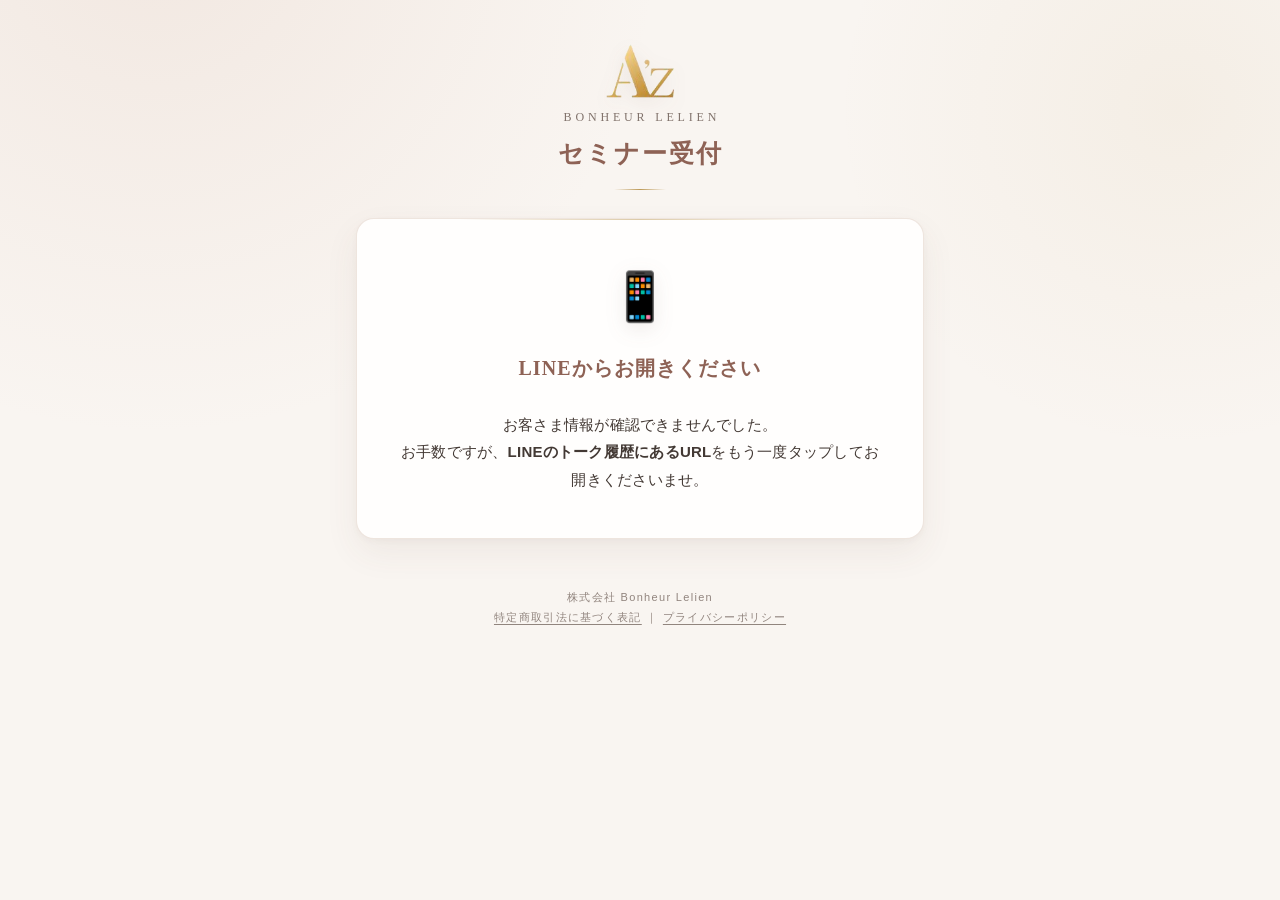
<file: index.html>
<!DOCTYPE html>
<html lang="ja">
<head>
<meta charset="UTF-8">
<meta name="viewport" content="width=device-width, initial-scale=1.0">
<meta http-equiv="Cache-Control" content="no-cache, no-store, must-revalidate">
<meta http-equiv="Pragma" content="no-cache">
<meta http-equiv="Expires" content="0">
<meta name="robots" content="noindex">
<title>セミナー受付｜Bonheur Lelien</title>
<link rel="icon" type="image/png" href="assets/favicon-32.png">
<link rel="stylesheet" href="css/style.css?v=83">
</head>
<body>
<div class="container">

  <div class="header">
    <img src="assets/logo.png" alt="A'z" class="brand-logo">
    <div class="brand">BONHEUR LELIEN</div>
    <h1>セミナー受付</h1>
    <div class="divider"></div>
  </div>

  <!-- お知らせ（該当する方にだけ表示・スプシの📣お知らせシートから） -->
  <div id="news-box" style="display:none;"></div>
  <div id="kana-box" style="display:none;"></div>

  <!-- ローディング -->
  <div id="loading">
    <div class="spinner"></div>
    <div>読み込んでいます…</div>
  </div>

  <!-- uid無しフォールバック -->
  <div class="screen" id="screen-nouid">
    <div class="card">
      <span class="icon-large">📱</span>
      <h2>LINEからお開きください</h2>
      <p class="message-center">
        お客さま情報が確認できませんでした。<br>
        お手数ですが、<strong>LINEのトーク履歴にあるURL</strong>をもう一度タップしてお開きくださいませ。
      </p>
    </div>
  </div>

  <!-- エラー -->
  <!-- 状態が空になっていたとき（運営のお手元で確認していただく間の画面） -->
  <div class="screen" id="screen-checking">
    <div class="badge-wrap"><span class="badge info">確認中</span></div>
    <div class="card">
      <span class="icon-large">🕊</span>
      <h2>お手続きの確認中です</h2>
      <p class="message-center">
        ただいま、お申込みの状況を<br>確認させていただいております。<br><br>
        恐れ入りますが、しばらくお待ちくださいませ。<br>
        確認が取れましたら、LINEにてご連絡いたします。
      </p>
      <div class="note-box">
        お急ぎの場合は、LINEのチャットにてお気軽にお問い合わせください。
      </div>
      <button class="btn btn-outline" onclick="location.reload()" style="margin-top:12px;">最新の状況を見る</button>
    </div>
  </div>

  <div class="screen" id="screen-error">
    <div class="card">
      <span class="icon-large">🙏</span>
      <h2>読み込みできませんでした</h2>
      <p class="message-center">
        通信状況をご確認のうえ、<br>もう一度お試しくださいませ。
      </p>
      <p class="form-note" id="error-detail" style="text-align:center;"></p>
      <button class="btn btn-outline" onclick="location.reload()" style="margin-top:16px;">再読み込み</button>
    </div>
  </div>

  <!-- 未登録：LINE入口へ誘導（セミナー選択は出さない） -->
  <div class="screen" id="screen-noentry">
    <div class="card">
      <span class="icon-large">📱</span>
      <h2>LINEのご案内からお進みください</h2>
      <p class="message-center">
        お申込み情報がまだ確認できませんでした。<br>
        お手数ですが、LINEのトーク履歴にある<br>
        <strong>「お申込みはこちら」ボタン</strong>から<br>
        お進みくださいませ。
      </p>
    </div>
  </div>

  <!-- 決済案内中 -->
  <div class="screen" id="screen-payment">
    <div id="steps-payment"></div>
    <div class="badge-wrap"><span class="badge info">お手続き中</span></div>
    <div class="card">
      <h2 id="pay-seminar-title"></h2>
      <table class="info-table">
        <tr><th>日程</th><td id="pay-schedule"></td></tr>
        <tr><th>会場</th><td id="pay-venue"></td></tr>
        <tr><th>受講料</th><td id="pay-price"></td></tr>
      </table>

      <!-- 期限は過ぎているが、お席が空いていてお手続きいただける状態のご案内（v74→v79）。
           カウントダウンとまったく同じ大きさ・質感の箱にしてある。
           【理由】v74では控えめなメモにしていたところ、それまで大きな箱があった場所が
           急に軽くなるため「もう終わった」と受け取られ、お支払いボタンが出ているのに
           あきらめてお帰りになる方がいらっしゃった（2026-09-05 本番で確認）。
           箱の重みをそろえ、「まだ間に合う」と「埋まったら締め切る」を並べて置く。 -->
      <div class="luxury-countdown" id="pay-grace-note" style="display:none;">
        <div class="luxury-countdown__eyebrow">STILL AVAILABLE</div>
        <div style="font-family:var(--font-serif); font-size:24px; font-weight:700;
             color:#5f7d5c; letter-spacing:.08em; line-height:1.45;">
          まだ間に合います
        </div>
        <div style="font-size:13.5px; color:var(--text); line-height:1.9; margin-top:12px;">
          お支払い期限は過ぎておりますが、<br>
          <strong>お席が空いているあいだは、<br>このままお手続きいただけます。</strong>
        </div>
        <div style="margin:15px 10px 0; padding-top:13px;
             border-top:1px solid rgba(189,154,88,.42);
             font-size:14px; color:#c96f5e; font-weight:700; line-height:1.7;">
          ⚠️ お席が埋まりましたら、<br>その時点で締め切らせていただきます
        </div>
        <div style="font-size:12.5px; color:#8a7d76; margin-top:7px;">
          どうぞお早めに、お手続きくださいませ
        </div>
      </div>

      <div class="luxury-countdown" id="pay-countdown-box">
        <div class="luxury-countdown__eyebrow">PAYMENT DEADLINE</div>
        <div class="luxury-countdown__title">お支払い期限まで</div>
        <div class="luxury-countdown__grid">
          <div class="luxury-countdown__unit">
            <div class="luxury-countdown__digits" data-unit="days"></div>
            <div class="luxury-countdown__unit-label">DAYS</div>
          </div>
          <div class="luxury-countdown__separator">:</div>
          <div class="luxury-countdown__unit">
            <div class="luxury-countdown__digits" data-unit="hours"></div>
            <div class="luxury-countdown__unit-label">HOURS</div>
          </div>
          <div class="luxury-countdown__separator">:</div>
          <div class="luxury-countdown__unit">
            <div class="luxury-countdown__digits" data-unit="minutes"></div>
            <div class="luxury-countdown__unit-label">MINUTES</div>
          </div>
          <div class="luxury-countdown__separator">:</div>
          <div class="luxury-countdown__unit">
            <div class="luxury-countdown__digits" data-unit="seconds"></div>
            <div class="luxury-countdown__unit-label">SECONDS</div>
          </div>
        </div>
        <div class="luxury-countdown__expired">お支払い期限を過ぎています</div>
        <div class="luxury-countdown__deadline">お支払い期限：<strong id="pay-deadline-date"></strong></div>
      </div>

      <div id="pay-methods"></div>

      <div class="note-box" style="border-left-color:#7da87d; background:#f4f8f4;">
        <span id="pay-close-note">
        💡 <strong style="font-size:15px; color:#5c8a5c;">この画面は閉じても大丈夫です</strong><br>
        LINEのトーク履歴にあるボタンをもう一度タップすれば、いつでもこの画面に戻ってこられます（再度のお申込みにはなりません。お席は期限まで確保されています）。
        </span>
      </div>

      <div class="note-box">
        期限までにお手続きが確認できない場合、お待ちの方にお席をお譲りいたします。ご了承くださいませ。<br>
        また、<strong>決済完了後のお客様都合によるキャンセル・返金はお受けできません</strong>。詳しくは<a href="https://gr8dq5cg.autosns.app/cp/K1A5rRFSyJ" target="_blank" rel="noopener">特定商取引法に基づく表記</a>をご確認ください。
      </div>
      <button class="btn btn-text" id="btn-cancel-payment">お申込みをキャンセルする</button>
    </div>
  </div>

  <!-- 振込報告フォーム -->
  <div class="screen" id="screen-bank-report">
    <div id="steps-bank-report"></div>
    <div class="card">
      <h2>振込完了のご連絡</h2>
      <p class="message-center" style="font-size:13px;">お振込がお済みになりましたら、下記よりご連絡くださいませ。<br>入金の照会が完了しましたら、ご連絡させていただきます。</p>
      <form id="bank-report-form">
        <div class="form-group">
          <label>お振込名義<span class="req">必須</span></label>
          <input type="text" name="transfer_name" required placeholder="ヤマダ ハナコ">
        </div>
        <div class="form-group">
          <label>お振込日</label>
          <input type="date" name="transfer_date">
        </div>
        <button type="submit" class="btn btn-primary" id="btn-bank-submit">振込完了を連絡する</button>
        <button type="button" class="btn btn-text" onclick="showScreen(bankReportBackTo)">戻る</button>
      </form>
    </div>
  </div>

  <!-- 振込報告済み -->
  <div class="screen" id="screen-bank-reported">
    <div id="steps-bank-reported"></div>
    <div class="badge-wrap"><span class="badge info">確認中</span></div>
    <div class="card">
      <span class="icon-large">🕊</span>
      <h2>ご報告ありがとうございます</h2>
      <p class="message-center" id="bank-reported-text">
        お振込のご報告を承りました。<br>
        入金の確認が取れましたら、<br>LINEにてご連絡いたします。<br>
        今しばらくお待ちくださいませ。
      </p>
    </div>
  </div>

  <!-- キャンセル待ち -->
  <div class="screen" id="screen-waiting">
    <div class="badge-wrap"><span class="badge warn">キャンセル待ち</span></div>
    <div class="card">
      <h2 id="wait-seminar-title"></h2>
      <div class="wait-number">
        <span class="num" id="wait-num">-</span>
        <span class="unit">番目</span>
      </div>
      <p class="wait-note">現在、キャンセル待ちでお待ちいただいています。<br>お席に空きが出ましたら、LINEでお知らせいたします。</p>
      <div class="note-box" id="wait-deadline-note">
        空きが出た際はお早めにお手続きをお願いいたします。この画面は自動で更新されます。
      </div>
      <button class="btn btn-text" id="btn-cancel-waiting">キャンセル待ちをやめる</button>
    </div>
  </div>

  <!-- 参加確定 -->
  <div class="screen" id="screen-confirmed">
    <div id="steps-confirmed"></div>
    <div class="badge-wrap"><span class="badge success">ご参加確定</span></div>
    <div class="card photo-card photo-confirmed">
      <span class="icon-large">🌸</span>
      <h2>ご参加が確定いたしました</h2>
      <p class="message-center" id="confirmed-name-line"></p>
      <table class="info-table" style="margin-top:10px;">
        <tr><th>セミナー</th><td id="conf-seminar"></td></tr>
        <tr><th>日程</th><td id="conf-schedule"></td></tr>
        <tr><th>会場</th><td id="conf-venue"></td></tr>
        <tr><th>持ち物</th><td id="conf-items"></td></tr>
        <tr id="conf-payment-row" style="display:none;"><th>お支払い</th><td id="conf-payment"></td></tr>
      </table>
      <a class="btn btn-outline" id="conf-map-link" href="#" target="_blank" rel="noopener" style="margin-top:16px;">会場の地図を見る</a>
      <div class="note-box" id="conf-crossed-note" style="display:none; border-left-color:#7da87d; background:#f4f8f4;">
        💡 <strong style="color:#5c8a5c;">キャンセルのお知らせが届いた方へ</strong><br>
        <span style="font-size:13px;">お手続きと行き違いになったものです。
        <strong>この画面が出ていれば、ご参加は確定しております。</strong>そのままお待ちくださいませ。<br>
        ご不安な点がございましたら、LINEのチャットにてお気軽にお問い合わせください。</span>
      </div>
      <div class="note-box">
        開催日が近づきましたら、改めてLINEにてご案内いたします。当日お会いできますこと、心より楽しみにしております。
      </div>
      <button class="btn btn-text" id="btn-cancel-confirmed" style="font-size:12px;">ご参加をキャンセルされたい場合はこちら</button>
    </div>
  </div>

  <!-- 確定者キャンセル確認（誤タップ防止：理由＋チェック＋最終確認の3段構え） -->
  <div class="screen" id="screen-cancel-confirm">
    <div class="badge-wrap"><span class="badge warn">キャンセルのお手続き</span></div>
    <div class="card">
      <h2>本当にキャンセルされますか？</h2>
      <div class="note-box" style="border-left-color:#c96f5e; background:#fdf3ef;">
        <strong>ご注意ください</strong><br>
        ・お支払い済みの場合、<strong>開催日の1週間前まで</strong>のキャンセルは<strong>全額ご返金</strong>いたします<br>
        ・<strong>それ以降のご返金はいたしかねます</strong><br>
        ・キャンセル後にお席を元に戻すことはできません（空きが出た方に順次ご案内するため）
      </div>
      <form id="cancel-confirm-form">
        <div class="form-group">
          <label>キャンセルの理由<span class="req">必須</span></label>
          <textarea name="reason" required placeholder="例：どうしても外せない予定が入ってしまったため"></textarea>
        </div>
        <div class="form-group" style="display:flex; align-items:flex-start; gap:8px;">
          <input type="checkbox" id="cancel-agree" style="width:auto; margin-top:5px;">
          <label for="cancel-agree" style="font-weight:400; font-size:13px; margin:0;">上記のキャンセル規定を確認した上で、キャンセルを希望します</label>
        </div>
        <button type="submit" class="btn btn-primary" id="btn-cancel-final" disabled
          style="background:linear-gradient(135deg,#c96f5e,#a85545); box-shadow:0 4px 14px rgba(168,85,69,.3);">キャンセルを確定する</button>
        <button type="button" class="btn btn-text" onclick="showScreen('screen-confirmed')">戻る（キャンセルしない）</button>
      </form>
    </div>
  </div>

  <!-- 期限切れ -->
  <div class="screen" id="screen-expired">
    <div class="badge-wrap"><span class="badge warn">期限切れ</span></div>
    <div class="card">
      <span class="icon-large">🙇‍♀️</span>
      <h2>お手続き期限を過ぎました</h2>
      <p class="message-center">
        お支払い期限を過ぎましたため、<br>
        今回のお申込みはキャンセル扱いと<br>させていただきました。
      </p>

      <!-- お支払いと行き違いになった方の受け皿（v61）。
           期限が短いため、決済の最中にこのお知らせが届くことがある。 -->
      <!-- ここでの救済は【期限内にすでにお支払いを済ませていた方】だけが対象。
           「これから振り込めば参加できる」と読まれると、満席後のご入金を
           招いてしまい、ご返金のお手続きが発生する（2026-09-02 修正）。 -->
      <div id="expired-rescue">
      <div class="note-box" style="border-left-color:#9c6f5f; background:#fdf6f2;">
        <strong>期限内に、すでにお支払いをお済ませだった方へ</strong><br>
        <span style="font-size:13px;">
          お手続きと行き違いになっている場合がございます。<br>
          <strong>期限内に</strong>お支払いをお済ませでしたら、下記よりお知らせくださいませ。
        </span>
        <div id="expired-watch" style="margin-top:10px; font-size:13px; color:#8a7d76;">
          <span id="expired-watch-text">💳 カードでお支払いの方は、確認が届くのをお待ちしております…</span>
        </div>
      </div>
      <div id="expired-manual" style="display:none;">
        <p class="form-note" style="text-align:center; margin-top:12px;">
          期限内にお支払いがお済みなのに画面が変わらない場合は、下記よりお知らせくださいませ。
        </p>
        <button class="btn btn-outline" id="btn-expired-bank" style="margin-top:6px;">期限内にお振込がお済みだった方</button>
        <button class="btn btn-outline" id="btn-expired-card" style="margin-top:10px;">期限内にカードでお支払い済みだった方</button>
      </div>
      </div>

      <div class="note-box" style="margin-top:16px; border-left-color:#c96f5e; background:#fdf3ef;">
        ⚠️ <strong style="color:#c96f5e;">これから新たにお振込みされませんよう、お願いいたします</strong><br>
        <span style="font-size:13px;">お席が埋まっている場合、ご参加いただけず、ご返金のお手続きとなってしまいます。</span>
      </div>

      <div class="note-box" style="margin-top:12px;">
        引き続きご検討いただける場合は、LINEのチャットにてご連絡くださいませ。状況に応じて、再度お席をご案内できる場合がございます。
      </div>
    </div>
  </div>

  <!-- キャンセル完了 -->
  <div class="screen" id="screen-cancelled">
    <div class="card">
      <span class="icon-large">🍃</span>
      <h2>キャンセルを承りました</h2>
      <p class="message-center">
        お申込みのキャンセルを承りました。<br>
        またのご縁を心よりお待ちしております。
      </p>
    </div>
  </div>

  <div class="footer">
    株式会社 Bonheur Lelien<br>
    <a href="https://gr8dq5cg.autosns.app/cp/K1A5rRFSyJ" target="_blank" rel="noopener">特定商取引法に基づく表記</a>
    ｜
    <a href="https://gr8dq5cg.autosns.app/cp/Kvho9IH3dZ" target="_blank" rel="noopener">プライバシーポリシー</a>
  </div>

</div>

<script src="js/config.js?v=83"></script>
<script src="js/common.js?v=83"></script>
<script>
const uid = getUid();
// 決済完了メッセージのボタンから来た印（?paid=1）
const paidFlag = new URLSearchParams(location.search).get('paid') === '1';
let cardReported_ = false;
let currentStatus = null;
let waitPollTimer = null;

/** 入口で記憶したセミナー（複数セミナーに申込がある方の出し分け用・v7.1） */
function savedSeminar() {
  try { return localStorage.getItem('kamiya_seminar') || ''; } catch (_) { return ''; }
}

/** 状態取得→画面出し分け */
async function loadStatus() {
  if (!uid) { showNoUid(); return; }
  try {
    const res = await apiGet('get_status', { uid: uid, seminar: savedSeminar() });
    if (!res.ok) { showError(res.error || ''); return; }

    // 決済完了のボタンから来た方は、自動でお支払いのご連絡を送る（1回だけ）
    if (CONFIG.CARD_SELF_REPORT && paidFlag && !cardReported_ && res.status === '決済案内中') {
      cardReported_ = true;
      try {
        await apiPost('report_card_payment', { uid: uid, seminar: res.seminar || savedSeminar() });
        return loadStatus();
      } catch (_) { /* 失敗しても決済画面は出せるので握りつぶす */ }
    }

    currentStatus = res;
    render(res);
  } catch (err) {
    showError(String(err));
  }
}

/** フリガナの表記をそろえる（半角カナ→全角、ひらがな→カタカナ、スペースも統一） */
function toKatakana_(v) {
  let t = String(v || '');
  try { t = t.normalize('NFKC'); } catch (_) {}
  t = t.replace(/[\u3041-\u3096]/g, c => String.fromCharCode(c.charCodeAt(0) + 0x60));
  return t.replace(/\s+/g, ' ').trim();
}

/** カタカナ（と長音・中黒・スペース）だけでできているか */
function isKana_(v) {
  return /^[\u30A1-\u30F6\u30FC\u30FB ]+$/.test(String(v || ''));
}

/** 🈁 読み仮名がまだの方に、入力欄を出す（あとから足した項目のため） */
function renderKana(st) {
  const box = document.getElementById('kana-box');
  if (!box) return;
  if (!st || !st.need_kana) { box.style.display = 'none'; box.innerHTML = ''; return; }

  box.style.display = '';
  box.innerHTML =
    '<div class="card" style="border-left:3px solid #9c6f5f; padding:16px 18px; text-align:left;">' +
      '<div style="font-size:11px; font-weight:700; letter-spacing:.12em; color:#9c6f5f;">🈁 ご入力のお願い</div>' +
      '<div style="font-size:15px; font-weight:700; margin-top:5px;">お名前のフリガナをお教えください</div>' +
      '<div style="font-size:13px; line-height:1.9; margin-top:6px; color:#8a7d76;">' +
        '当日の受付をスムーズに行うため、フリガナを頂戴しております。<br>' +
        'お手数ですが、<b>カタカナ</b>でのご入力をお願いいたします。' +
      '</div>' +
      '<div style="display:flex; gap:8px; margin-top:12px;">' +
        '<input type="text" id="kana-input" placeholder="ヤマダ ハナコ" inputmode="katakana" autocomplete="off" ' +
          'style="flex:1; min-width:0; padding:11px 12px; border:1px solid #e3dbd4; border-radius:8px; font-size:15px;">' +
        '<button class="btn btn-primary" id="kana-send" style="width:auto; padding:11px 18px; margin:0; white-space:nowrap;">送信</button>' +
      '</div>' +
      '<div id="kana-msg" style="font-size:12px; color:#8a7d76; margin-top:8px;"></div>' +
    '</div>';

  const input = document.getElementById('kana-input');
  const btn = document.getElementById('kana-send');
  const msg = document.getElementById('kana-msg');

  input.addEventListener('blur', () => { input.value = toKatakana_(input.value); });
  input.addEventListener('keydown', (e) => { if (e.key === 'Enter') btn.click(); });

  btn.addEventListener('click', async () => {
    const kana = toKatakana_(input.value);
    input.value = kana;
    if (!kana) { msg.textContent = 'フリガナをご入力くださいませ。'; return; }
    if (!isKana_(kana)) {
      msg.innerHTML = 'フリガナは<b>カタカナ</b>でご入力くださいませ。<br>（例）ヤマダ ハナコ';
      input.focus(); input.select();
      return;
    }
    btn.disabled = true; btn.textContent = '送信中…'; msg.textContent = '';
    try {
      const res = await apiPost('save_kana', { uid: uid, kana: kana }, 35000);
      if (res && res.ok) {
        box.innerHTML =
          '<div class="card" style="border-left:3px solid #7da87d; padding:16px 18px; text-align:left;">' +
            '<div style="font-size:15px; font-weight:700;">ありがとうございました</div>' +
            '<div style="font-size:13px; line-height:1.9; margin-top:6px; color:#8a7d76;">' +
              'フリガナ「' + esc(res.kana) + '」を承りました。' +
            '</div>' +
          '</div>';
      } else {
        msg.textContent = 'うまく送信できませんでした。少し時間をおいてお試しくださいませ。';
        btn.disabled = false; btn.textContent = '送信';
      }
    } catch (_) {
      msg.textContent = '通信が不安定なようです。少し時間をおいてお試しくださいませ。';
      btn.disabled = false; btn.textContent = '送信';
    }
  });
}

/** 📣 お知らせを表示（該当するものをすべて／スプシまたは管理アプリで編集） */
function renderNews(news) {
  const box = document.getElementById('news-box');
  if (!box) return;
  const list = Array.isArray(news) ? news : (news ? [news] : []);
  const items = list.filter(n => n && (n.title || n.body));
  if (!items.length) {
    box.style.display = 'none';
    box.innerHTML = '';
    return;
  }
  box.style.display = '';
  box.innerHTML = items.map(n =>
    '<div class="card" style="border-left:3px solid #bd9a58; padding:15px 17px; text-align:left; margin-bottom:10px;">' +
      '<div style="font-size:11px; font-weight:700; letter-spacing:.12em; color:#bd9a58;">\u{1F4E3} お知らせ</div>' +
      (n.title ? '<div style="font-size:15px; font-weight:700; margin-top:5px; line-height:1.6;">' + esc(n.title) + '</div>' : '') +
      (n.body ? '<div style="font-size:13px; line-height:1.9; margin-top:6px; color:#8a7d76; white-space:pre-line;">' + esc(n.body) + '</div>' : '') +
    '</div>'
  ).join('');
}

function render(st) {
  // 未登録：セミナー選択は出さず、入口記憶があればその受付フォームへ
  if (!st.seminar || st.status === '未登録') {
    renderNews(null);
    renderNoEntry();
    return;
  }
  renderNews(st.news);
  renderKana(st);
  const sem = CONFIG.SEMINARS[st.seminar] || {};

  switch (st.status) {
    case '決済案内中':
      renderPayment(st, sem);
      break;
    case '振込報告済み': {
      renderSteps('steps-bank-reported', 2, false, false);
      const byCard = String(st.payment_method || '').indexOf('カード') === 0;
      const el = document.getElementById('bank-reported-text');
      if (el) {
        el.innerHTML = byCard
          ? 'お支払いのご連絡を承りました。<br>確認が取れましたら、<br>LINEにて確定のご案内をお送りします。<br>今しばらくお待ちくださいませ。'
          : 'お振込のご報告を承りました。<br>入金の確認が取れましたら、<br>LINEにてご連絡いたします。<br>今しばらくお待ちくださいませ。';
      }
      showScreen('screen-bank-reported');
      break;
    }
    case 'キャンセル待ち':
      renderWaiting(st, sem);
      break;
    case '確定':
      renderConfirmed(st, sem);
      break;
    case '期限切れ':
      renderExpired_(st, sem);
      showScreen('screen-expired');
      break;
    case 'キャンセル済':
      showScreen('screen-cancelled');
      break;
    case '確認中':
      // スプレッドシートの「状態」が空になっている行。運営には別途お知らせ済み
      showScreen('screen-checking');
      break;
    default:
      renderSelect();
  }
}

/** 未登録：入口記憶があれば受付フォームへ転送、なければLINE誘導 */
function renderNoEntry() {
  let saved = null;
  try { saved = localStorage.getItem('kamiya_seminar'); } catch (_) {}
  if (saved && CONFIG.SEMINARS[saved]) {
    location.replace('apply.html?seminar=' + encodeURIComponent(saved));
    return;
  }
  showScreen('screen-noentry');
}

/** 決済案内中 */
function renderPayment(st, sem) {
  renderSteps('steps-payment', 2, false, false);
  renderSteps('steps-bank-report', 2, false, false);
  document.getElementById('pay-seminar-title').textContent = sem.title || st.seminar;
  document.getElementById('pay-schedule').textContent = sem.schedule || '';
  document.getElementById('pay-venue').textContent = getVenue(sem).name;
  document.getElementById('pay-price').textContent = sem.price || '';

  /* 期限を過ぎていても、お席が埋まっていなければお手続きいただける（v11.5）。
     その場合、残り時間を 00:00 のままお見せすると不安にさせてしまうので、
     カウントダウンは引っ込めて「まだ余裕がございます」とお伝えする（v74）。 */
  const cdBox_ = document.getElementById('pay-countdown-box');
  const graceNote_ = document.getElementById('pay-grace-note');
  const dlPast_ = st.deadline &&
    new Date(String(st.deadline).replace(/-/g, '/')).getTime() <= Date.now();

  if (st.deadline && !dlPast_) {
    cdBox_.style.display = '';
    if (graceNote_) {
      graceNote_.style.display = 'none';
      // 元の位置（カウントダウンの直前）へ戻しておく
      if (graceNote_.nextElementSibling !== cdBox_) {
        cdBox_.parentNode.insertBefore(graceNote_, cdBox_);
      }
    }
    document.getElementById('pay-deadline-date').textContent = formatDeadline(st.deadline);
    startFlipCountdown(st.deadline, 'pay-countdown-box');
    /* 期限が来たら、その場でお支払いボタンを引っ込めて状況を取り直す（v72）。
       カウントダウンが0になっても決済ページへ行けてしまい、
       満席後のお支払いとご返金を招いてしまうため。 */
    watchPayDeadline_(st.deadline);
  } else {
    cdBox_.style.display = 'none';
    stopPayDeadlineWatch_();
    if (graceNote_) {
      graceNote_.style.display = dlPast_ ? '' : 'none';
      /* スクロールせずに目に入る位置（ロゴのすぐ下）へ移す（v79）。
         もとの位置は受講料の下で、スマートフォンでは必ずスクロールが要る。
         「期限が切れた」と思って画面を閉じてしまわれる前に、
         まず「まだ間に合います」を見ていただく。 */
      if (dlPast_) {
        const topAnchor = document.getElementById('news-box');
        if (topAnchor && topAnchor.parentNode && graceNote_.nextElementSibling !== topAnchor) {
          topAnchor.parentNode.insertBefore(graceNote_, topAnchor);
        }
      }
    }
  }

  /* 「閉じても大丈夫」は、お支払い期限が3日あるセルフ向けの文言。
     期限が20分のマーケでそのまま出すと、離れてよいと受け取られてしまう。 */
  const closeNote = document.getElementById('pay-close-note');
  if (closeNote && sem.paymentChoice) {
    /* すでに期限を過ぎている場合に「期限は止まりません」と書くと矛盾する（v77）。
       その状態でお伝えすべきは「満席になりしだい締め切ります」のほう。 */
    closeNote.innerHTML = dlPast_
      ? '⏳ <strong style="font-size:15px; color:#c96f5e;">満席になりしだい、締め切らせていただきます</strong><br>' +
        'この画面を閉じても、LINEのトーク履歴にあるボタンから戻ってこられます' +
        '（再度のお申込みにはなりません）。どうぞお早めにお願いいたします。'
      : '⏳ <strong style="font-size:15px; color:#c96f5e;">お時間が経つと、お席はお譲りいたします</strong><br>' +
        'この画面を閉じても、LINEのトーク履歴にあるボタンから戻ってこられます' +
        '（再度のお申込みにはなりません）。ただし、<strong>お支払い期限は止まりません。</strong>';
  }

  // 支払い方法出し分け
  const isGuest = uid && String(uid).indexOf('guest_') === 0;
  const box = document.getElementById('pay-methods');

  /* お支払い方法をお選びいただくセミナー（マーケ一般）。
     お選びいただくまでは案内を出さない。選ばれた方法で期限が変わるため。
     ※特別受付（ゲスト）は銀行振込のみなので、選択はお見せしない。 */
  const chosenMethod = String(st.payment_method || '');
  if (sem.paymentChoice && !isGuest && !chosenMethod) {
    renderMethodChoice_(sem, st);
    showScreen('screen-payment');
    return;
  }

  if (sem.payment === 'cash') {
    box.innerHTML = '<div class="note-box">' + esc(sem.paymentNote) + '</div>';
  } else {
    let html = '<h3>お支払い方法</h3>';
    // プロラインの決済ページ(/pd/)経由：動作確認済みの確実な方式
    // ※ゲスト（LINE未登録の特別受付）はプロライン決済が使えないため銀行振込のみ
    // テスト決済モード（管理画面スイッチON時のみテスト用決済ページに切替）
    const testPayOn = !!st.test_pay;
    const testUrl = CONFIG.STRIPE_URLS_TEST[st.seminar];
    const useTestPay = testPayOn && testUrl;
    // テスト決済モード中なのに、このセミナー用のテスト商品が無い場合はカード決済を止める。
    // （本番Stripeが開いてしまい「ライブモードにテストカード」で弾かれるため・v7.1）
    const blockedByTestMode = testPayOn && !testUrl;
    const stripeUrl = useTestPay ? testUrl : CONFIG.STRIPE_URLS[st.seminar];
    if (blockedByTestMode) {
      html += '<p style="font-size:13px; font-weight:700; color:#8a5ca5; margin:16px 0 8px;">' +
        '🧪 テスト決済モード中のため、このセミナーのカードでのお支払いは一時停止しています。' +
        '<br><span style="font-weight:400; color:#8a7d76;">動作確認は銀行振込の手順でお願いします。</span></p>';
    }
    /* お選びいただいた方法だけをお見せする（選んでいない方法は出さない）。
       J列には「カード（変更）」のように印が付くことがあるので、印を外して見る。 */
    const methodBase = chosenMethod.replace('（変更）', '');
    const changedAlready = chosenMethod.indexOf('（変更）') !== -1;
    const onlyCard = (methodBase === 'カード');
    const onlyBank = (methodBase === '銀行振込');
    if (onlyCard || onlyBank) {
      const pc2 = sem.paymentChoice || {};
      html += '<div class="note-box" style="border-left-color:#9c6f5f; background:#fdf6f2;">' +
        '<strong>' + esc(methodBase) + '</strong>でお手続き中です。' +
        // 振込をお選びの方には、ここで初めて期限と注意点をお伝えする
        (onlyBank
          ? '<br><span style="font-size:13px;">お支払い期限は<strong>上の残り時間</strong>のとおりです。' +
            (pc2.bank && pc2.bank.afterNote
              ? '<br>※ ' + esc(pc2.bank.afterNote) : '') + '</span>'
          : '') +
        // 変更は1回まで。すでに変えた方にはボタンを出さない
        (changedAlready
          ? '<br><span style="font-size:12px; color:#8a7d76;">' +
            'お支払い方法は変更済みです。これ以上は変更いただけません。' +
            'お困りの際は、LINEのチャットにてご連絡くださいませ。</span>'
          : '<button type="button" class="btn btn-text" onclick="changeMethod_()" ' +
            'style="margin:6px 0 0; padding:0; font-size:13px;">お支払い方法を変更する（1回まで）</button>') +
        '</div>';
    }
    if (stripeUrl && !isGuest && !blockedByTestMode && !onlyBank) {
      /* 期限が過ぎている方には「このまま進める」と言い切る（v79）。
         「〜の方はこちら」は選択肢の案内に見えて、あきらめている方の背中を押せない。 */
      html += '<p style="font-size:16px; font-weight:700; color:var(--primary-dark); margin:16px 0 8px; padding-bottom:6px; border-bottom:2px solid var(--accent);">' +
        (dlPast_ ? '💳 このまま、お支払いいただけます' : '💳 カードでのお支払いの方はこちら') + '</p>';
      if (useTestPay) {
        html += '<p style="font-size:12px; font-weight:700; color:#8a5ca5; margin:0 0 6px;">🧪 テスト決済モード中（本番の請求は発生しません）</p>';
      }
      html += '<a class="btn btn-primary" href="' + stripeUrl +
        '?uid=' + encodeURIComponent(uid) + '">クレジットカードで支払う</a>';
      // 押す直前の後押しになるので、ボタンのすぐ下にも置く（v80）
      html += installmentNote_(sem);
    }
    // カード決済は外部サイトで完了するため、戻ってきた方がご連絡できる受け皿を置く
    if (CONFIG.CARD_SELF_REPORT && !isGuest && sem.payment !== 'cash') {
      html += '<button type="button" class="btn btn-outline" onclick="reportCardPaid()" ' +
        'style="margin-top:10px;">カードでのお支払いが済んだ方はこちら</button>' +
        '<p class="form-note" style="text-align:center; margin-top:4px;">' +
        'お支払い後にこの画面へ戻られた場合は、こちらから完了のご連絡をお願いいたします。</p>';
    }
    if (isGuest) {
      html += '<p class="form-note">※特別受付のため、お支払いは銀行振込のみのご対応となります。</p>';
    }
    if (!onlyCard)
    html += '<p style="font-size:16px; font-weight:700; color:var(--primary-dark); margin:26px 0 8px; padding-bottom:6px; border-bottom:2px solid var(--accent);">' +
      (dlPast_ ? '🏦 このまま、お振込みいただけます' : '🏦 銀行振込ご希望の方はこちら') + '</p>' +
      '<div class="note-box" style="margin:8px 0 10px; font-size:13px; color:var(--text);">' +
      '<strong>お振込の手順</strong><br>' +
      '<span style="display:block; margin-top:4px;">① 下記の口座へお振込みください</span>' +
      '<span style="display:block;">② お振込み後、下のボタンから<strong>振込完了のご連絡</strong>をお願いします</span>' +
      '<span style="display:block;">③ 入金の照会が完了しましたら、ご連絡させていただきます</span>' +
      '</div>' +
      '<div class="bank-box">' +
      '<div class="row"><span class="k">銀行</span><span>' + esc(CONFIG.BANK_INFO.bank) + '</span></div>' +
      '<div class="row"><span class="k">支店</span><span>' + esc(CONFIG.BANK_INFO.branch) + '</span></div>' +
      '<div class="row"><span class="k">口座</span><span>' + esc(CONFIG.BANK_INFO.type) + ' ' + esc(CONFIG.BANK_INFO.number) + '</span></div>' +
      '<div class="row"><span class="k">名義</span><span>' + esc(CONFIG.BANK_INFO.holder) + '</span></div>' +
      '</div>' +
      '<button class="btn btn-outline" onclick="bankReportBackTo=\'screen-payment\'; showScreen(\'screen-bank-report\')">振込完了のご連絡はこちら</button>';
    // ゲストにはLINEの代わりに専用URLの保存を案内
    if (isGuest) {
      html += '<div class="note-box" style="border-left-color:#c8a96b; background:#fdf9f4; font-size:12px;">' +
        '📌 <strong>このページのURLを必ず保存（ブックマーク）してください。</strong><br>' +
        'LINE未登録での特別受付のため、お手続き状況の確認はこのページからのみ行えます。</div>';
    }
    box.innerHTML = html;
  }
  showScreen('screen-payment');
}

/* ============ お支払い方法をお選びいただく（2026-09-02） ============ */

/** 「90」→「90分」、「1440」→「24時間」のように、読みやすい長さにする */
function fmtMinutes_(m) {
  const n = Number(m);
  if (!n || n <= 0) return '';
  /* 24時間を「1日」と書くと分かりにくいので、48時間までは「◯時間」で表す。
     n < 2880 だと48時間ちょうどが「2日」に落ちてしまっていたので
     n <= 2880 に直した（2026-09-13）。「2日」より「48時間」のほうが
     お客さまに切迫感が伝わる。 */
  if (n % 60 === 0 && n <= 2880) return (n / 60) + '時間';
  if (n % 1440 === 0)           return (n / 1440) + '日';
  return n + '分';
}

/** 2つのボタンをお見せする */
function renderMethodChoice_(sem, st) {
  const pc = sem.paymentChoice;
  // 期限の長さはGASの設定を正とする（届かなければ config の控えを使う）
  const mins = {
    card: (st && st.deadline_min)      || pc.card.fallback,
    bank: (st && st.bank_deadline_min) || pc.bank.fallback
  };
  /* カードを主役（塗りボタン）、振込を控えめ（枠ボタン）にする。
     ほとんどの方がカードでお支払いになるため、迷いを減らす。 */
  const btn = (key, icon, o) =>
    '<button type="button" class="btn ' + (key === 'card' ? 'btn-primary' : 'btn-outline') + '" ' +
    'data-method="' + key + '" ' +
    'onclick="chooseMethod_(this)" style="margin-top:10px; text-align:left; line-height:1.5;">' +
    icon + ' ' + esc(o.label) +
    '<br><span style="font-size:12px; font-weight:400; opacity:.9;">' +
    esc(String(o.note).replace('{T}', fmtMinutes_(mins[key]))) + '</span>' +
    '</button>';

  document.getElementById('pay-methods').innerHTML =
    '<h3>お支払い方法をお選びください</h3>' +
    '<div class="note-box" style="border-left-color:#c96f5e; background:#fdf3ef;">' +
    '<strong>上の残り時間は、すでに進んでいます。</strong><br>' +
    '<span style="font-size:13px;">' +
    'この時間を過ぎますと、お待ちの方にお席をお譲りいたします。<br>' +
    'お早めにお選びくださいませ。' +
    '</span></div>' +
    btn('card', '💳', pc.card) +
    btn('bank', '🏦', pc.bank) +
    // カードをお選びいただく後押しになるので、選択画面にも置く（v80）
    installmentNote_(sem);

  /* 期限は受付できた瞬間から動いている。
     隠すとお客さまが残り時間を知らないまま切れてしまうので、必ずお見せする。 */
  const cd = document.getElementById('pay-countdown-box');
  if (cd) cd.style.display = '';
}

/** 選ばれた方法をサーバーへ伝え、期限を確定させる */
async function chooseMethod_(el) {
  const method = el.getAttribute('data-method');
  const buttons = document.querySelectorAll('#pay-methods button[data-method]');
  buttons.forEach(b => { b.disabled = true; });
  const label = el.innerHTML;
  el.innerHTML = 'お手続き中…';

  try {
    const res = await apiPost('choose_payment', { uid: uid, seminar: (currentStatus && currentStatus.seminar) || savedSeminar(), method: method });
    if (res && res.ok) { await loadStatus(); return; }
    if (res && res.error === 'not_payable') { await loadStatus(); return; }
    if (res && res.error === 'change_limit') {
      alert('お支払い方法の変更は1回までとなっております。\n恐れ入りますが、LINEのチャットにてご連絡くださいませ。');
      await loadStatus();
      return;
    }
    alert('うまく選択できませんでした。恐れ入りますが、もう一度お試しくださいませ。');
  } catch (_) {
    alert('通信が不安定なようです。少し時間をおいてお試しくださいませ。');
  }
  el.innerHTML = label;
  buttons.forEach(b => { b.disabled = false; });
}

/** お支払い方法を選び直す */
async function changeMethod_() {
  if (!confirm('お支払い方法を変更しますか？\n\n変更は1回までです。\nお支払い期限も、お選びいただいた方法に合わせて変わります。\nカードをお選びの場合は、そこからお時間が短くなりますのでご注意ください。')) return;
  const sem = CONFIG.SEMINARS[(currentStatus && currentStatus.seminar) || ''];
  if (sem) renderMethodChoice_(sem, currentStatus);
}

/** キャンセル待ち */
function renderWaiting(st, sem) {
  document.getElementById('wait-seminar-title').textContent = sem.title || st.seminar;

  /* 繰上げの期限は「LINEのお知らせが届いた瞬間」から数え始めます。
     開いたときからではないので、そのことがはっきり伝わるように書く。 */
  const note = document.getElementById('wait-deadline-note');
  const pm = (st && st.promote_deadline_min) || sem.promoteFallback;
  if (note) {
    note.innerHTML = pm
      ? 'お席に空きが出ましたら、LINEでお知らせいたします。<br>' +
        '<strong>お知らせが届いてから' + fmtMinutes_(pm) + '以内</strong>にお手続きがない場合は、' +
        '次にお待ちの方へお席をお譲りいたします。<br>' +
        '<span style="font-size:12px;">※お時間は、お知らせが届いた時点から数えます。' +
        'LINEの通知をオンにしてお待ちくださいませ。</span>'
      : '空きが出た際はお早めにお手続きをお願いいたします。この画面は自動で更新されます。';
  }
  document.getElementById('wait-num').textContent = st.wait_number || '-';
  showScreen('screen-waiting');

  // 定期ポーリング（状態が変わったら画面切替）
  if (waitPollTimer) clearInterval(waitPollTimer);
  waitPollTimer = setInterval(async () => {
    try {
      const res = await apiGet('get_status', { uid: uid, seminar: savedSeminar() });
      if (res.ok) {
        if (res.status !== 'キャンセル待ち') {
          clearInterval(waitPollTimer);
          render(res);
        } else {
          document.getElementById('wait-num').textContent = res.wait_number || '-';
        }
      }
    } catch (_) {}
  }, CONFIG.WAIT_POLL_INTERVAL);
}

/** 参加確定 */
function renderConfirmed(st, sem) {
  stopExpiredWatch_();
  stopPayDeadlineWatch_();
  /* キャンセルのお知らせと行き違った方に、この画面が正しいことをお伝えする。
     期限の短いセミナー（マーケ）でだけ起こりうるので、そのときだけ出す。 */
  const crossed = document.getElementById('conf-crossed-note');
  if (crossed) crossed.style.display = sem.paymentChoice ? '' : 'none';
  renderSteps('steps-confirmed', 3, sem.payment === 'cash', true);
  document.getElementById('confirmed-name-line').textContent =
    st.name ? st.name + ' さま' : '';
  document.getElementById('conf-seminar').textContent = sem.title || st.seminar;
  document.getElementById('conf-schedule').textContent = sem.schedule || '';
  var venue = getVenue(sem);
  document.getElementById('conf-venue').textContent = venue.name + '（' + venue.address + '）';
  document.getElementById('conf-items').textContent = sem.items || '筆記用具';
  document.getElementById('conf-map-link').href = venue.mapUrl;
  if (sem.payment === 'cash') {
    document.getElementById('conf-payment-row').style.display = '';
    document.getElementById('conf-payment').textContent = '当日、会場にて現金でお支払いください（' + (sem.price || '') + '）';
  }
  showScreen('screen-confirmed');
}

/** キャンセル処理 */
async function doCancel() {
  if (!confirm('本当にキャンセルしてよろしいですか？')) return;
  showLoading(true);
  document.querySelectorAll('.screen').forEach(s => s.classList.remove('active'));
  try {
    const res = await apiGet('cancel_application', { uid: uid });
    if (res.ok) showScreen('screen-cancelled');
    else showError(res.error || '');
  } catch (err) {
    showError(String(err));
  }
}
document.getElementById('btn-cancel-payment').addEventListener('click', doCancel);
document.getElementById('btn-cancel-waiting').addEventListener('click', doCancel);

/* --- 確定者のキャンセル（3段階ガード） --- */
document.getElementById('btn-cancel-confirmed').addEventListener('click', () => {
  showScreen('screen-cancel-confirm');
});
document.getElementById('cancel-agree').addEventListener('change', (e) => {
  document.getElementById('btn-cancel-final').disabled = !e.target.checked;
});
document.getElementById('cancel-confirm-form').addEventListener('submit', async (e) => {
  e.preventDefault();
  const reason = new FormData(e.target).get('reason').trim();
  if (!reason) return;
  // 最終確認（3段階目）
  if (!confirm('本当にキャンセルしてよろしいですか？\nこの操作は取り消せず、ご返金もできかねます。')) return;
  const btn = document.getElementById('btn-cancel-final');
  btn.disabled = true;
  btn.textContent = '処理中…';
  try {
    const res = await apiPost('cancel_application', {
      uid: uid,
      reason: reason,
      confirm_no_refund: '1'
    });
    if (res.ok) showScreen('screen-cancelled');
    else showError(res.error || '');
  } catch (err) {
    showError(String(err));
  } finally {
    btn.disabled = false;
    btn.textContent = 'キャンセルを確定する';
  }
});

/** カード決済完了のご連絡（お客さま申告） */
/* ============ お支払い期限が来たら、その場で閉じる（v72） ============
   カウントダウンが0になっても決済ページへ行けてしまうと、
   満席後のお支払いとご返金を招く。時間が来たらボタンを消して、
   サーバーの状態を取り直す。 */
let payDeadlineTimer_ = null;

function watchPayDeadline_(deadlineStr) {
  if (payDeadlineTimer_) clearTimeout(payDeadlineTimer_);
  if (!deadlineStr) return;
  const until = new Date(String(deadlineStr).replace(/-/g, '/'));   // Safari対策
  if (isNaN(until.getTime())) return;

  const ms = until.getTime() - Date.now();
  /* すでに期限を過ぎている場合は、ここでは閉じない（v73）。
     満席でなければサーバーは流さないので、そのままお支払いいただける。
     満席なら次の状態の取得で「期限切れ」に変わり、その画面へ移る。
     ここで閉じてしまうと、閉じる→取り直す→また閉じる、を繰り返してしまう。 */
  if (ms <= 0) return;
  if (ms > 3 * 86400000) return;   // 遠すぎる期限は見張らない
  payDeadlineTimer_ = setTimeout(closePayScreen_, ms + 1500);
}

function stopPayDeadlineWatch_() {
  if (payDeadlineTimer_) { clearTimeout(payDeadlineTimer_); payDeadlineTimer_ = null; }
}

/** お支払いの導線を閉じて、状態を取り直す */
function closePayScreen_() {
  stopPayDeadlineWatch_();
  const box = document.getElementById('pay-methods');
  if (box) {
    box.innerHTML =
      /* ここで「期限を過ぎました」と断定してはいけない（v74）。
         お席が埋まっていなければ、そのままお手続きいただける決まりのため、
         このあと状況を取り直すとボタンが戻ってくる。
         断定してしまうと、戻ってきたときにお客さまが混乱される。 */
      '<div class="note-box">' +
      '<strong>お時間になりました</strong><br>' +
      '<span style="font-size:13px;">ただいま状況を確認しております。' +
      'そのまま少々お待ちくださいませ…</span>' +
      '</div>';
  }
  // サーバーの状態を取り直す（期限切れになっていれば、その画面へ切り替わる）
  loadStatus();
}

/**
 * 期限切れ画面を、その方が選んだお支払い方法に合わせて整える（v70）。
 * 救済の対象は【期限内にすでにお支払いを済ませていた方】だけ。
 * まだお支払い方法を選んでいない方は、お支払いそのものが発生していないので、
 * 救済の案内をお見せしない（「いまから払えば入れる」と読まれないため）。
 */
function renderExpired_(st, sem) {
  stopPayDeadlineWatch_();
  const method = String(st.payment_method || '').replace('（変更）', '');
  const rescue = document.getElementById('expired-rescue');
  const watchTxt = document.getElementById('expired-watch-text');
  const bankBtn = document.getElementById('btn-expired-bank');
  const cardBtn = document.getElementById('btn-expired-card');

  if (!method) {
    // お支払い方法を選ぶ前に期限切れになった方
    if (rescue) rescue.style.display = 'none';
    stopExpiredWatch_();
    return;
  }

  if (rescue) rescue.style.display = '';
  const isCard = (method === 'カード');
  if (bankBtn) bankBtn.style.display = isCard ? 'none' : '';
  if (cardBtn) cardBtn.style.display = isCard ? '' : 'none';
  if (watchTxt) {
    watchTxt.textContent = isCard
      ? '💳 カードでお支払いの確認が届くのを、お待ちしております…'
      : '🏦 お振込のご確認をお待ちしております…';
  }
  startExpiredWatch_();

  /* お振込をお選びだった方には、はじめからご連絡ボタンをお見せする（v77）。
     お振込は自動では確認できず、運営が入金を見てから確定にする流れなので、
     お待ちいただいても画面は変わらない。
     カードは自動で反映されるため、これまでどおり少し待ってからお見せする。 */
  if (!isCard) {
    const manualBox = document.getElementById('expired-manual');
    if (manualBox) manualBox.style.display = '';
  }
}

/* ============ 期限切れ画面：お支払いの反映を自動で待つ（v62） ============
   カード決済が済んでいれば、プロラインからGASへ通知が飛んで自動で「確定」になる。
   反映まで少し時間がかかるので、その間この画面を開いたまま待てるようにする。
   一定時間たっても変わらなければ、手動でご連絡いただくボタンをお見せする。 */
let expiredPollTimer = null;
const EXPIRED_POLL_MS    = 8000;    // 8秒ごとに確認
const EXPIRED_POLL_LIMIT = 15;      // 2分ほど待つ

function startExpiredWatch_() {
  stopExpiredWatch_();
  const txt = document.getElementById('expired-watch-text');
  const manual = document.getElementById('expired-manual');
  let tries = 0;

  expiredPollTimer = setInterval(async () => {
    tries++;
    if (tries > EXPIRED_POLL_LIMIT) {
      stopExpiredWatch_();
      if (txt) txt.textContent = '確認が届きませんでした。お支払いがお済みの場合は、下記よりお知らせくださいませ。';
      if (manual) manual.style.display = '';
      return;
    }
    try {
      const res = await apiGet('get_status', { uid: uid, seminar: savedSeminar() });
      // 確定・振込報告済みに変わっていたら、その画面へ切り替える
      if (res.ok && res.status && res.status !== '期限切れ') {
        stopExpiredWatch_();
        currentStatus = res;
        render(res);
      }
    } catch (_) {}
  }, EXPIRED_POLL_MS);

  // 待っているあいだも手動の道は残す（1分後にお見せする）
  setTimeout(() => { if (manual && expiredPollTimer) manual.style.display = ''; }, 60000);
}

function stopExpiredWatch_() {
  if (expiredPollTimer) { clearInterval(expiredPollTimer); expiredPollTimer = null; }
}

/* 期限切れの方が、お支払い済みのご連絡をするための導線（v61） */
let bankReportBackTo = 'screen-payment';

document.getElementById('btn-expired-bank').addEventListener('click', () => {
  bankReportBackTo = 'screen-expired';
  showScreen('screen-bank-report');
});
document.getElementById('btn-expired-card').addEventListener('click', () => reportCardPaid());

async function reportCardPaid() {
  if (!confirm('カードでのお支払いが完了したことを、主催者へご連絡します。よろしいですか？')) return;
  showLoading(true);
  try {
    const res = await apiPost('report_card_payment', {
      uid: uid,
      seminar: (currentStatus && currentStatus.seminar) || savedSeminar()
    });
    showLoading(false);
    if (!res.ok) { showError(res.error || ''); return; }
    await loadStatus();
  } catch (err) {
    showLoading(false);
    showError(String(err));
  }
}

/** 振込報告 */
document.getElementById('bank-report-form').addEventListener('submit', async (e) => {
  e.preventDefault();
  const btn = document.getElementById('btn-bank-submit');
  btn.disabled = true;
  btn.textContent = '送信中…';
  const fd = new FormData(e.target);
  try {
    const res = await apiPost('report_bank_transfer', {
      uid: uid,
      transfer_name: fd.get('transfer_name'),
      transfer_date: fd.get('transfer_date')
    });
    if (res.ok) showScreen('screen-bank-reported');
    else { showError(res.error || ''); }
  } catch (err) {
    showError(String(err));
  } finally {
    btn.disabled = false;
    btn.textContent = '報告する';
  }
});

/* --- デモモード（?demo=1）: 実データに触れない見本表示＋状態切替ツールバー --- */
const IS_DEMO = new URLSearchParams(location.search).get('demo') === '1';
let demoState_ = null;

function demoShow_(kind) {
  if (waitPollTimer) clearInterval(waitPollTimer);
  const pad = n => String(n).padStart(2, '0');
  // マーケの見本は実際と同じ「20分きざみ」に合わせる（残り18分の状態を見せる）
  const d = new Date(Date.now() + 18 * 60000);
  const dl = d.getFullYear() + '-' + pad(d.getMonth() + 1) + '-' + pad(d.getDate()) + ' ' +
    pad(d.getHours()) + ':' + pad(d.getMinutes()) + ':' + pad(d.getSeconds());
  const base = { ok: true, uid: 'DEMO', name: 'デモ 花子',
    news: [{ title: '当日のお持ち物について', body: '筆記用具のほかに、飲みもののご用意をおすすめしております。\n会場は少し冷えることがございますので、羽織るものがあると安心です。' }] };
  // 「いまから○分後（マイナスなら○分前）」の期限をつくる
  const at = function (min) {
    const t = new Date(Date.now() + min * 60000);
    return t.getFullYear() + '-' + pad(t.getMonth() + 1) + '-' + pad(t.getDate()) + ' ' +
      pad(t.getHours()) + ':' + pad(t.getMinutes()) + ':' + pad(t.getSeconds());
  };
  const marke = function (o) {
    return Object.assign(base, { seminar: 'marke_general' }, o);
  };

  let st;
  // ① お支払い方法をお選びいただく画面（受付の直後）
  if (kind === 'payment')        st = marke({ status: '決済案内中', deadline: dl });
  // ② カードをお選びになったあと（残り18分）
  else if (kind === 'paycard')   st = marke({ status: '決済案内中', deadline: dl, payment_method: 'カード' });
  // ③ 銀行振込をお選びになったあと（残り23時間）
  else if (kind === 'paybank')   st = marke({ status: '決済案内中', deadline: at(23 * 60), payment_method: '銀行振込' });
  // ④ 一度ご変更ずみ（もう変更できない）
  else if (kind === 'changed')   st = marke({ status: '決済案内中', deadline: at(15), payment_method: 'カード（変更）' });
  // ⑤ 期限は過ぎたが、お席に余裕があってお手続きいただける（v11.5の決まり）
  else if (kind === 'grace')     st = marke({ status: '決済案内中', deadline: at(-5), payment_method: 'カード' });
  // ⑥ 期限切れ（銀行振込をお選びだった方）→ 振込のご報告ボタンだけ出る
  else if (kind === 'expiredbank') st = marke({ status: '期限切れ', payment_method: '銀行振込' });
  // ⑦ 期限切れ（方法をお選びになる前）→ 救済のご案内は出さない
  else if (kind === 'expired')   st = marke({ status: '期限切れ' });
  // ⑧ キャンセル待ち（マーケ＝ご案内が届いてから30分）
  else if (kind === 'waitmarke') st = marke({ status: 'キャンセル待ち', wait_number: 3, promote_deadline_min: 30 });
  // ⑨ キャンセル待ち（セルフ＝3日）
  else if (kind === 'waiting')   st = Object.assign(base, { status: 'キャンセル待ち', seminar: 'self_general', wait_number: 2, promote_deadline_min: 4320 });
  // ⑩ ご参加確定
  else if (kind === 'confirmed') st = Object.assign(base, { status: '確定', seminar: 'self_priority' });
  else if (kind === 'confirmmarke') st = marke({ status: '確定' });
  demoState_ = st;
  render(st);
}

function demoInit_() {
  /* ?bare=1 … デモの帯とツールバーを出さない（マニュアルの画面写真を撮るとき用）。
     お客さまの目に入るものではないので、見た目だけの切り替え。 */
  const BARE = new URLSearchParams(location.search).get('bare') === '1';
  // API呼び出しをすべて偽装（スプシ・LINEには何も起きない）
  apiGet = async function (action) {
    if (action === 'get_status') return demoState_ || { ok: true, status: '未登録' };
    if (action === 'report_card_payment') return { ok: true, status: '振込報告済み' };
    return { ok: true };
  };
  apiPost = async function () { return { ok: true }; };

  // 上部バナー
  const b = document.createElement('div');
  b.style.cssText = 'position:fixed;top:0;left:0;right:0;z-index:999;background:#8a5ca5;color:#fff;text-align:center;font-size:12px;padding:6px;font-weight:600;letter-spacing:.05em;';
  b.textContent = '👀 デモ表示中（実際のデータ・LINE通知は発生しません）';
  if (!BARE) { document.body.appendChild(b); document.body.style.paddingTop = '30px'; }

  // 下部の状態切替ツールバー
  const tb = document.createElement('div');
  tb.style.cssText = 'position:fixed;bottom:0;left:0;right:0;z-index:999;background:rgba(138,92,165,.96);padding:8px 6px calc(8px + env(safe-area-inset-bottom));display:flex;gap:6px;justify-content:center;flex-wrap:wrap;';
  [['📝 受付', null],
   ['①方法選択', 'payment'],
   ['②カード', 'paycard'],
   ['③振込', 'paybank'],
   ['④変更ずみ', 'changed'],
   ['⑤余裕あり', 'grace'],
   ['⑥期限切れ(振込)', 'expiredbank'],
   ['⑦期限切れ(未選択)', 'expired'],
   ['⑧待機マーケ', 'waitmarke'],
   ['⑨待機セルフ', 'waiting'],
   ['⑩確定', 'confirmmarke']].forEach(function (item) {
    const btn = document.createElement('button');
    btn.textContent = item[0];
    btn.style.cssText = 'background:#fff;color:#8a5ca5;border:none;border-radius:14px;padding:6px 9px;font-size:11px;font-weight:700;font-family:inherit;cursor:pointer;';
    btn.onclick = function () {
      if (item[1] === null) location.href = 'apply.html?seminar=marke_general&demo=1';
      else demoShow_(item[1]);
    };
    tb.appendChild(btn);
  });
  if (!BARE) { document.body.appendChild(tb); document.body.style.paddingBottom = '64px'; }

  // 外部リンク（決済ページ等）はデモでは移動させない
  document.addEventListener('click', function (e) {
    const a = e.target.closest('a');
    if (a && a.href && a.href.indexOf('autosns') !== -1) {
      e.preventDefault();
      alert('（デモのため、リンク先へは移動しません）');
    }
  }, true);

  // ?state=payment/waiting/confirmed/expired で初期表示を指定可能（受付ページのメニューから遷移用）
  var initState = new URLSearchParams(location.search).get('state');
  if (['payment', 'paycard', 'paybank', 'changed', 'grace', 'expiredbank',
       'expired', 'waitmarke', 'waiting', 'confirmed', 'confirmmarke']
      .indexOf(initState) === -1) initState = 'payment';
  demoShow_(initState);
}

if (IS_DEMO) {
  demoInit_();
} else {
  loadStatus();
}
</script>
</body>
</html>
</file>
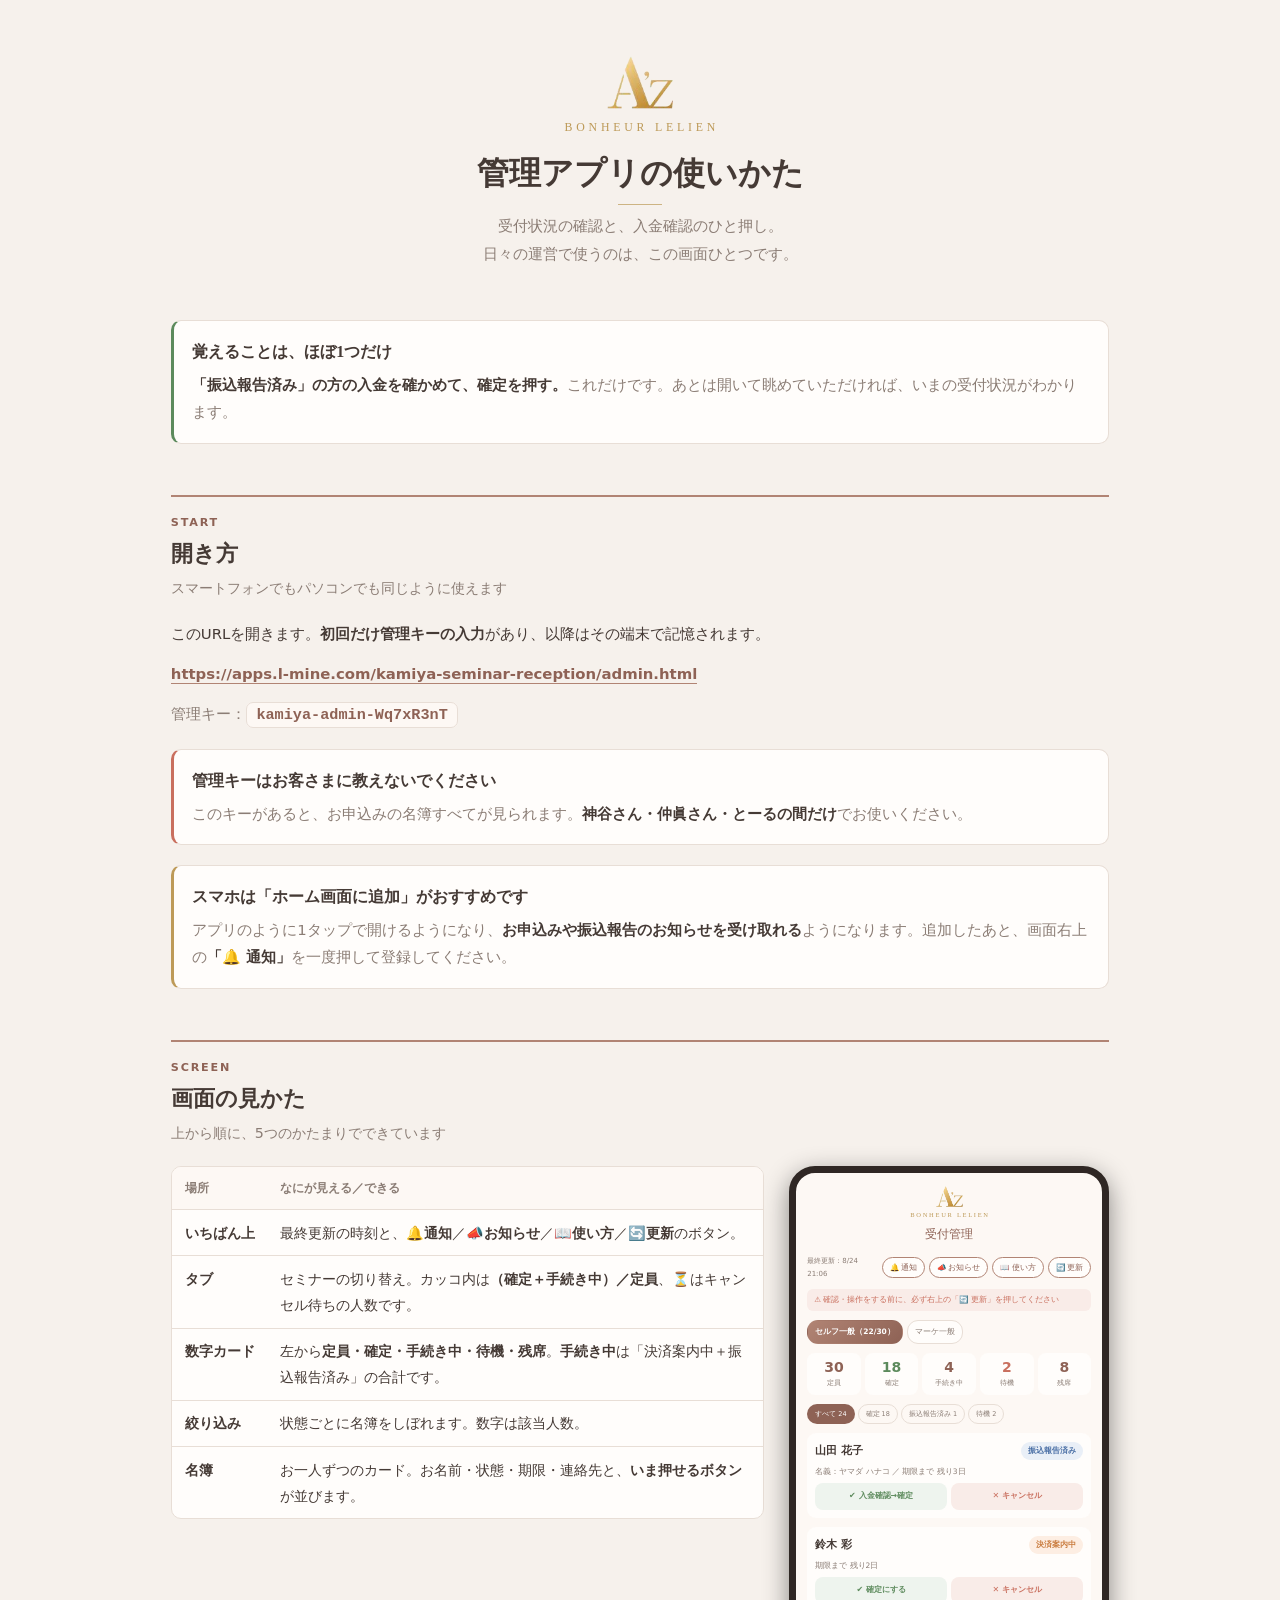
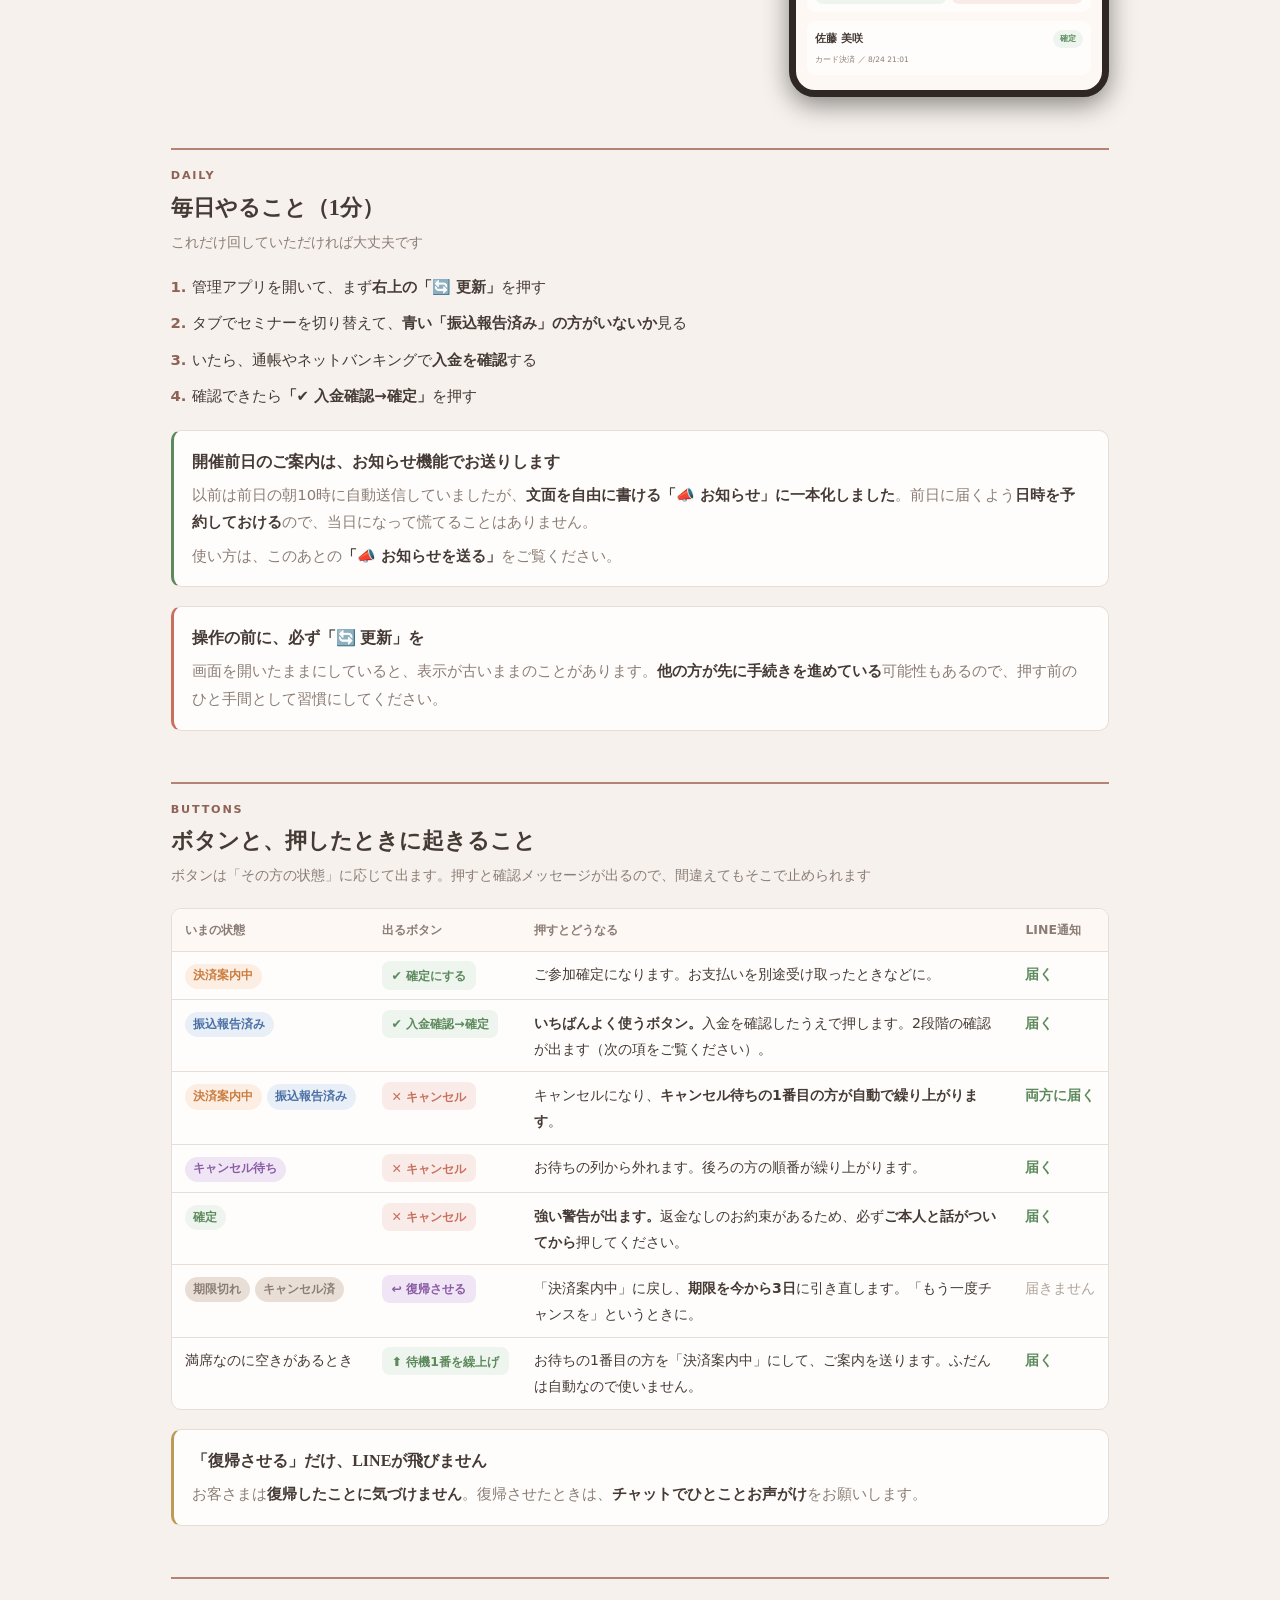
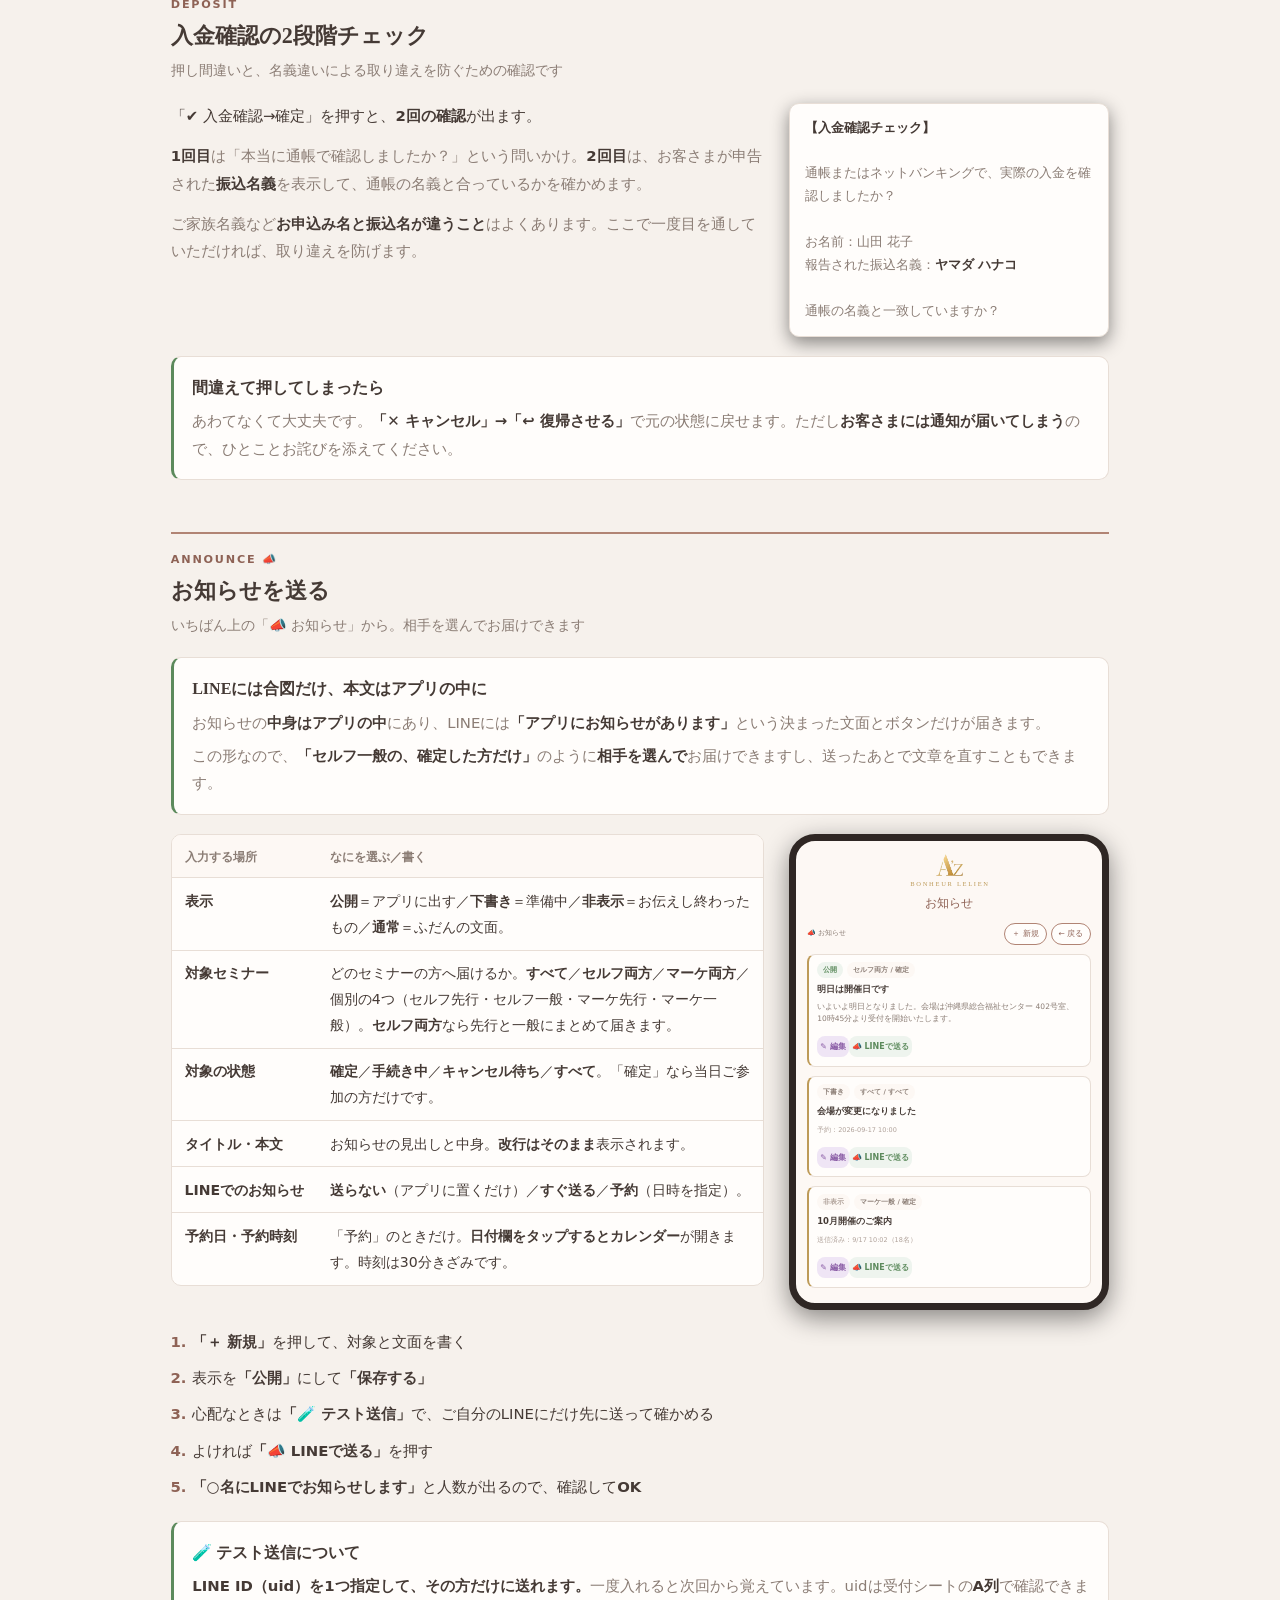
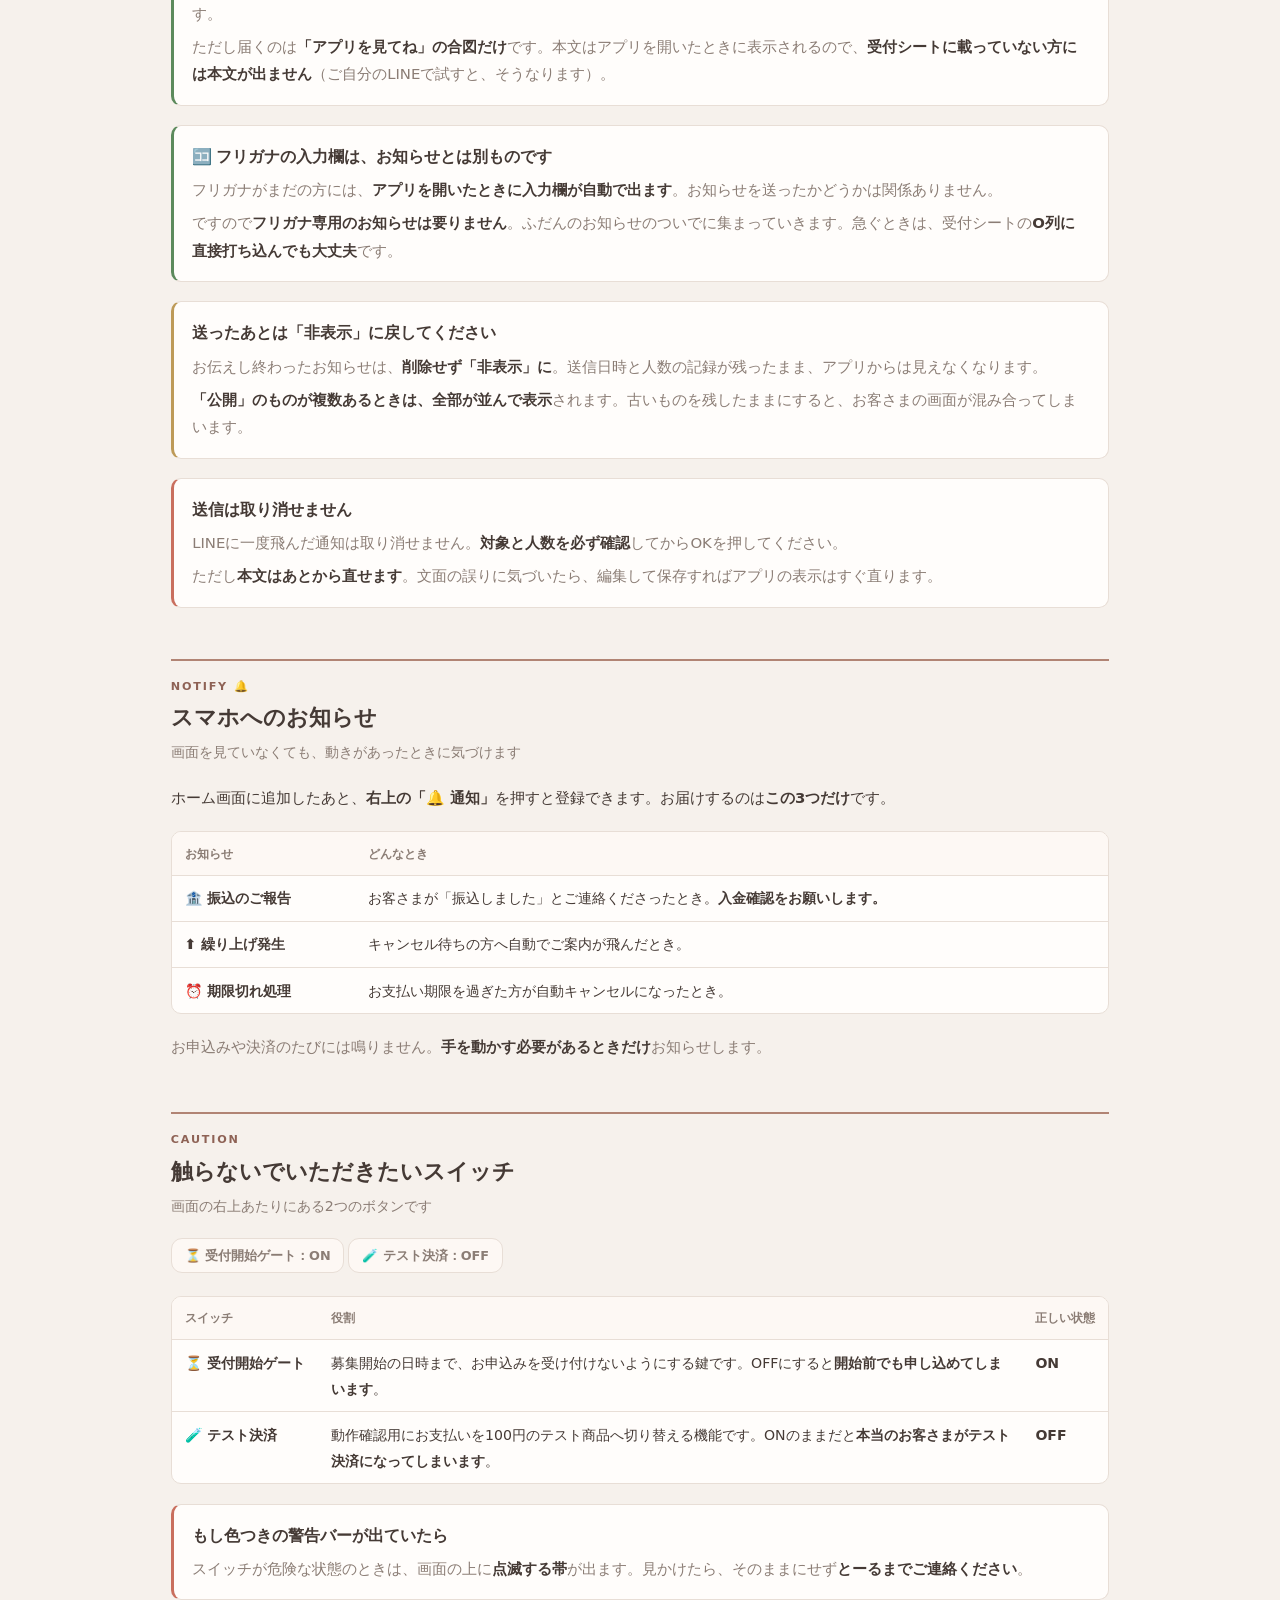
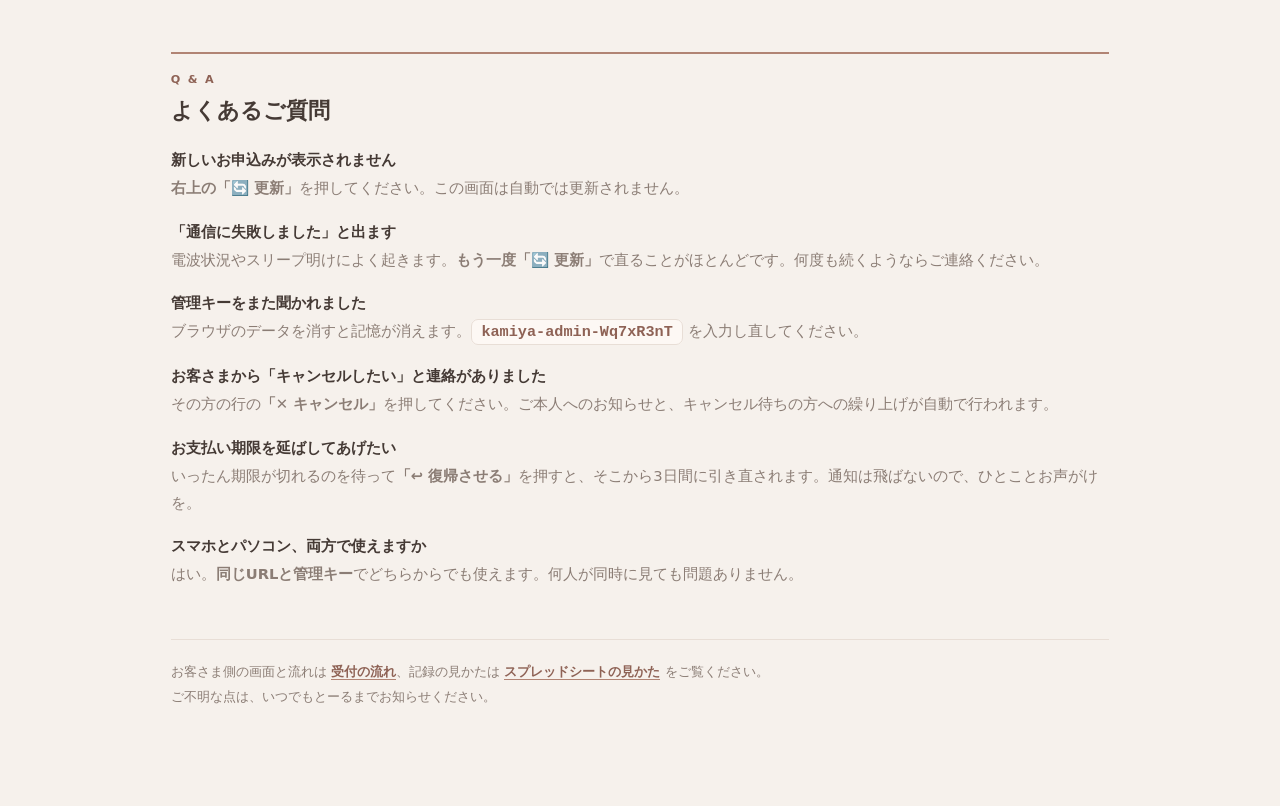
<file: admin-guide.html>
<!DOCTYPE html>
<html lang="ja">
<head>
<meta charset="UTF-8">
<meta name="viewport" content="width=device-width, initial-scale=1.0">
<meta name="robots" content="noindex">
<meta http-equiv="Cache-Control" content="no-cache, no-store, must-revalidate">
<meta http-equiv="Pragma" content="no-cache">
<meta http-equiv="Expires" content="0">
<title>管理アプリの使いかた｜Bonheur Lelien</title>
<link rel="icon" type="image/png" href="assets/favicon-32.png">
<style>
  *, *::before, *::after { box-sizing: border-box; }
  html, body { margin: 0; padding: 0; }

  :root {
    --ground:     #f6f1ec;  --card:       #fffdfb;  --card-soft:  #fdf8f4;
    --ink:        #453a35;  --ink-soft:   #8b7d75;  --ink-faint:  #b0a29a;
    --line:       #e8ded6;  --primary:    #b18474;  --primary-dk: #8e6255;
    --gold:       #bd9a58;  --green:      #5c8a5c;  --green-soft: #eef4ee;
    --warn:       #c96f5e;  --warn-soft:  #f9ece8;  --blue:       #4a6fa5;
    --blue-soft:  #e9eff7;  --purple:     #8a5ca5;  --purple-soft:#efe5f5;
    --orange:     #c97b3d;  --orange-soft:#fdeee3;  --bezel:      #2f2724;
    --serif: "Yu Mincho", YuMincho, "Hiragino Mincho ProN", "MS PMincho", serif;
    --sans: "Yu Gothic UI", "Yu Gothic", YuGothic, "Hiragino Kaku Gothic ProN", Meiryo, system-ui, sans-serif;
    --mono: Consolas, "Cascadia Mono", ui-monospace, monospace;
  }
  @media (prefers-color-scheme: dark) {
    :root:not([data-theme="light"]) {
      --ground:#1d1815; --card:#272019; --card-soft:#2e251e;
      --ink:#ece2da; --ink-soft:#a89890; --ink-faint:#7a6a62;
      --line:#3a2f28; --primary:#cd9c8a; --primary-dk:#e0b6a5;
      --gold:#d6b477; --green:#86bf86; --green-soft:#242c24;
      --warn:#e0917f; --warn-soft:#3b2723; --blue:#9dbde4;
      --blue-soft:#232d38; --purple:#b48ccb; --purple-soft:#302640;
      --orange:#e3a978; --orange-soft:#3a2b1e; --bezel:#0f0c0a;
    }
  }
  :root[data-theme="dark"] {
      --ground:#1d1815; --card:#272019; --card-soft:#2e251e;
      --ink:#ece2da; --ink-soft:#a89890; --ink-faint:#7a6a62;
      --line:#3a2f28; --primary:#cd9c8a; --primary-dk:#e0b6a5;
      --gold:#d6b477; --green:#86bf86; --green-soft:#242c24;
      --warn:#e0917f; --warn-soft:#3b2723; --blue:#9dbde4;
      --blue-soft:#232d38; --purple:#b48ccb; --purple-soft:#302640;
      --orange:#e3a978; --orange-soft:#3a2b1e; --bezel:#0f0c0a;
  }

  body { background: var(--ground); color: var(--ink); font-family: var(--sans); line-height: 1.85; }
  .wrap { max-width: 980px; margin: 0 auto; padding: 3.5rem 1.3rem 6rem; display: flex; flex-direction: column; gap: 3.2rem; }

  .masthead { text-align: center; display: flex; flex-direction: column; align-items: center; gap: .5rem; }
  .masthead img { width: 66px; }
  .brand { font-family: var(--serif); font-size: .74rem; letter-spacing: .32em; color: var(--gold); padding-left: .32em; }
  h1 { font-family: var(--serif); font-size: clamp(1.5rem, 4.2vw, 2rem); font-weight: 600; line-height: 1.45; text-wrap: balance; margin: .2rem 0 0; }
  .rule { width: 44px; height: 1px; background: var(--gold); opacity: .7; }
  .masthead p { color: var(--ink-soft); font-size: .93rem; max-width: 32em; margin: 0; }

  section { display: flex; flex-direction: column; gap: 1.2rem; }
  .sec-head { display: flex; flex-direction: column; gap: .3rem; border-top: 2px solid var(--primary); padding-top: 1rem; }
  .sec-tag { font-size: .7rem; letter-spacing: .16em; font-weight: 700; color: var(--primary-dk); }
  .sec-head h2 { font-family: var(--serif); font-size: 1.38rem; font-weight: 600; margin: 0; line-height: 1.45; }
  .sec-head .meta { font-size: .89rem; color: var(--ink-soft); }
  p { margin: 0; font-size: .93rem; }
  p.lead { color: var(--ink-soft); }
  p b, li b, td b { color: var(--ink); font-weight: 700; }
  .stack { display: flex; flex-direction: column; gap: .8rem; }
  .cols { display: grid; grid-template-columns: 1fr 320px; gap: 1.6rem; align-items: start; }
  @media (max-width: 800px) { .cols { grid-template-columns: 1fr; } }

  /* phone mock of the admin app */
  .phone { width: 100%; max-width: 320px; border: 7px solid var(--bezel); border-radius: 26px;
           background: var(--card-soft); overflow: hidden; box-shadow: 0 8px 26px rgba(90,64,50,.16); }
  :root:not([data-theme="light"]) .phone, :root[data-theme="dark"] .phone { box-shadow: 0 8px 26px rgba(0,0,0,.45); }
  .scr { padding: 13px 11px 15px; display: flex; flex-direction: column; gap: 9px; }
  .scr-head { text-align: center; display: flex; flex-direction: column; align-items: center; gap: 2px; }
  .scr-head img { width: 27px; }
  .scr-head .b { font-family: var(--serif); font-size: 6.5px; letter-spacing: .26em; color: var(--gold); padding-left: .26em; }
  .scr-head .t { font-family: var(--serif); font-size: 12px; color: var(--primary-dk); }

  .rbar { display: flex; align-items: center; justify-content: space-between; gap: 5px; }
  .rbar .tm { font-size: 7px; color: var(--ink-soft); }
  .rbar .gp { display: flex; gap: 4px; }
  .rbar .rb { font-size: 7.5px; padding: 3px 7px; border-radius: 12px; border: 1px solid var(--primary); color: var(--primary-dk); background: var(--card); white-space: nowrap; }
  .nitem { border: 1px solid var(--line); border-left: 2px solid var(--gold); border-radius: 8px; padding: 7px 8px; display: flex; flex-direction: column; gap: 4px; background: var(--card); }
  .nitem .nh { display: flex; gap: 4px; flex-wrap: wrap; }
  .ntag { font-size: 6.5px; font-weight: 700; border-radius: 999px; padding: 2px 6px; background: var(--card-soft); color: var(--ink-soft); }
  .ntag.open { background: var(--green-soft); color: var(--green); }
  .ntag.hide { background: var(--card-soft); color: var(--ink-faint); }
  .nitem .nt { font-size: 8.5px; font-weight: 700; color: var(--ink); }
  .nitem .nb { font-size: 7.5px; line-height: 1.6; color: var(--ink-soft); }
  .nitem .nm { font-size: 6.5px; color: var(--ink-faint); }
  .remind { font-size: 7.5px; line-height: 1.6; background: var(--warn-soft); color: var(--warn); border-radius: 6px; padding: 5px 7px; }
  .switches { display: flex; gap: 4px; justify-content: flex-end; }
  .sw { font-size: 7px; font-weight: 700; padding: 3px 7px; border-radius: 11px; border: 1px solid var(--line); background: var(--card-soft); color: var(--ink-soft); white-space: nowrap; }

  .mtabs { display: flex; gap: 4px; overflow: hidden; }
  .mtab { font-size: 7.5px; padding: 4px 7px; border-radius: 11px; border: 1px solid var(--line); background: var(--card); color: var(--ink-soft); white-space: nowrap; }
  .mtab.on { background: linear-gradient(135deg,var(--primary),var(--primary-dk)); color: #fff; border-color: transparent; font-weight: 700; }

  .sums { display: grid; grid-template-columns: repeat(5,1fr); gap: 4px; }
  .sum { background: var(--card); border-radius: 8px; padding: 6px 2px; text-align: center; }
  .sum .v { font-size: 14px; font-weight: 700; color: var(--primary-dk); line-height: 1.25; }
  .sum .k { font-size: 6.5px; color: var(--ink-soft); }
  .sum.alert .v { color: var(--warn); }
  .sum.ok .v { color: var(--green); }

  .fils { display: flex; gap: 3px; flex-wrap: wrap; }
  .fil { font-size: 6.5px; padding: 3px 7px; border-radius: 10px; background: var(--card-soft); color: var(--ink-soft); border: 1px solid var(--line); white-space: nowrap; }
  .fil.on { background: var(--primary-dk); color: #fff; border-color: transparent; }

  .rrow { background: var(--card); border-radius: 9px; padding: 8px; display: flex; flex-direction: column; gap: 4px; }
  .rrow .top { display: flex; align-items: center; gap: 5px; justify-content: space-between; }
  .rrow .nm { font-size: 11px; font-weight: 700; }
  .rrow .sub { font-size: 7.5px; color: var(--ink-soft); }
  .rrow .acts { display: flex; gap: 4px; }
  .ab { flex: 1; text-align: center; font-size: 8px; font-weight: 700; padding: 6px 3px; border-radius: 8px; }
  .ab-ok { background: var(--green-soft); color: var(--green); }
  .ab-ng { background: var(--warn-soft); color: var(--warn); }
  .ab-bk { background: var(--purple-soft); color: var(--purple); }

  .pill { display: inline-block; font-size: .74rem; font-weight: 700; padding: .1rem .55rem; border-radius: 999px; white-space: nowrap; }
  .st { display: inline-block; font-size: 7.5px; font-weight: 700; padding: 2px 7px; border-radius: 9px; white-space: nowrap; }
  .p-ok, .st-ok       { background: var(--green-soft);  color: var(--green); }
  .p-pay, .st-pay     { background: var(--orange-soft); color: var(--orange); }
  .p-bank, .st-bank   { background: var(--blue-soft);   color: var(--blue); }
  .p-wait, .st-wait   { background: var(--purple-soft); color: var(--purple); }
  .p-gone, .st-gone   { background: var(--line);        color: var(--ink-soft); }

  .tbl-wrap { overflow-x: auto; border: 1px solid var(--line); border-radius: 10px; background: var(--card); }
  table { border-collapse: collapse; width: 100%; font-size: .88rem; min-width: 580px; }
  th, td { padding: .6rem .8rem; text-align: left; border-bottom: 1px solid var(--line); vertical-align: top; }
  th { background: var(--card-soft); font-size: .78rem; color: var(--ink-soft); white-space: nowrap; }
  tr:last-child td { border-bottom: 0; }
  td.n { white-space: nowrap; }
  .bt { display: inline-block; font-size: .78rem; font-weight: 700; padding: .16rem .6rem; border-radius: 8px; white-space: nowrap; }
  .bt-ok { background: var(--green-soft); color: var(--green); }
  .bt-ng { background: var(--warn-soft); color: var(--warn); }
  .bt-bk { background: var(--purple-soft); color: var(--purple); }
  .yes { color: var(--green); font-weight: 700; }
  .no  { color: var(--ink-faint); }

  .call { background: var(--card); border: 1px solid var(--line); border-left: 3px solid var(--gold); border-radius: 10px; padding: 1rem 1.15rem; display: flex; flex-direction: column; gap: .35rem; }
  .call.warn { border-left-color: var(--warn); }
  .call.calm { border-left-color: var(--green); }
  .call h3 { font-family: var(--serif); font-size: 1rem; margin: 0; font-weight: 600; }
  .call p { color: var(--ink-soft); }
  .key { font-family: var(--mono); font-size: .95rem; background: var(--card-soft); border: 1px solid var(--line); border-radius: 7px; padding: .18rem .6rem; color: var(--primary-dk); font-weight: 700; }

  ol.steps { margin: 0; padding-left: 1.3rem; display: flex; flex-direction: column; gap: .55rem; font-size: .93rem; }
  ol.steps li::marker { color: var(--primary-dk); font-weight: 700; }
  ul.dont { margin: 0; padding-left: 1.2rem; display: flex; flex-direction: column; gap: .3rem; font-size: .92rem; color: var(--ink-soft); }
  ul.dont li::marker { color: var(--warn); }

  .qa { display: flex; flex-direction: column; gap: 1rem; }
  .qa .q { font-weight: 700; font-size: .95rem; }
  .qa .a { font-size: .92rem; color: var(--ink-soft); }

  .dialog { max-width: 340px; background: var(--card); border: 1px solid var(--line); border-radius: 10px; padding: .8rem .9rem; font-size: .82rem; line-height: 1.75; color: var(--ink-soft); white-space: pre-line; box-shadow: 0 6px 18px rgba(90,64,50,.14); }
  :root:not([data-theme="light"]) .dialog, :root[data-theme="dark"] .dialog { box-shadow: 0 6px 18px rgba(0,0,0,.45); }
  .dialog b { color: var(--ink); }

  a.link { color: var(--primary-dk); font-weight: 700; text-decoration: none; border-bottom: 1.5px solid var(--primary); }
  a.link:hover { background: var(--card-soft); }
  a.link:focus-visible { outline: 2px solid var(--gold); outline-offset: 2px; }
  footer { border-top: 1px solid var(--line); padding-top: 1.3rem; font-size: .84rem; color: var(--ink-soft); }
  @media (prefers-reduced-motion: reduce) { * { transition: none !important; animation: none !important; } }
</style>
</head>
<body>
<div class="wrap">

  <header class="masthead">
    <img src="assets/logo.png" alt="A'z">
    <div class="brand">BONHEUR LELIEN</div>
    <h1>管理アプリの使いかた</h1>
    <div class="rule"></div>
    <p>受付状況の確認と、入金確認のひと押し。<br>日々の運営で使うのは、この画面ひとつです。</p>
  </header>

  <div class="call calm">
    <h3>覚えることは、ほぼ1つだけ</h3>
    <p><b>「振込報告済み」の方の入金を確かめて、確定を押す。</b>これだけです。あとは開いて眺めていただければ、いまの受付状況がわかります。</p>
  </div>

  <!-- 1. 開き方 -->
  <section>
    <div class="sec-head">
      <div class="sec-tag">START</div>
      <h2>開き方</h2>
      <div class="meta">スマートフォンでもパソコンでも同じように使えます</div>
    </div>

    <div class="stack">
      <p>このURLを開きます。<b>初回だけ管理キーの入力</b>があり、以降はその端末で記憶されます。</p>
      <p><a class="link" href="admin.html">https://apps.l-mine.com/kamiya-seminar-reception/admin.html</a></p>
      <p class="lead">管理キー：<span class="key">kamiya-admin-Wq7xR3nT</span></p>
    </div>

    <div class="call warn">
      <h3>管理キーはお客さまに教えないでください</h3>
      <p>このキーがあると、お申込みの名簿すべてが見られます。<b>神谷さん・仲眞さん・とーるの間だけ</b>でお使いください。</p>
    </div>

    <div class="call">
      <h3>スマホは「ホーム画面に追加」がおすすめです</h3>
      <p>アプリのように1タップで開けるようになり、<b>お申込みや振込報告のお知らせを受け取れる</b>ようになります。追加したあと、画面右上の<b>「🔔 通知」</b>を一度押して登録してください。</p>
    </div>
  </section>

  <!-- 2. 画面の見かた -->
  <section>
    <div class="sec-head">
      <div class="sec-tag">SCREEN</div>
      <h2>画面の見かた</h2>
      <div class="meta">上から順に、5つのかたまりでできています</div>
    </div>

    <div class="cols">
      <div class="tbl-wrap">
        <table>
          <thead><tr><th>場所</th><th>なにが見える／できる</th></tr></thead>
          <tbody>
            <tr><td class="n"><b>いちばん上</b></td><td>最終更新の時刻と、<b>🔔通知</b>／<b>📣お知らせ</b>／<b>📖使い方</b>／<b>🔄更新</b>のボタン。</td></tr>
            <tr><td class="n"><b>タブ</b></td><td>セミナーの切り替え。カッコ内は<b>（確定＋手続き中）／定員</b>、⏳はキャンセル待ちの人数です。</td></tr>
            <tr><td class="n"><b>数字カード</b></td><td>左から<b>定員・確定・手続き中・待機・残席</b>。<b>手続き中</b>は「決済案内中＋振込報告済み」の合計です。</td></tr>
            <tr><td class="n"><b>絞り込み</b></td><td>状態ごとに名簿をしぼれます。数字は該当人数。</td></tr>
            <tr><td class="n"><b>名簿</b></td><td>お一人ずつのカード。お名前・状態・期限・連絡先と、<b>いま押せるボタン</b>が並びます。</td></tr>
          </tbody>
        </table>
      </div>

      <div class="phone"><div class="scr">
        <div class="scr-head">
          <img src="assets/logo.png" alt="">
          <div class="b">BONHEUR LELIEN</div>
          <div class="t">受付管理</div>
        </div>
        <div class="rbar">
          <span class="tm">最終更新：8/24 21:06</span>
          <span class="gp"><span class="rb">🔔 通知</span><span class="rb">📣 お知らせ</span><span class="rb">📖 使い方</span><span class="rb">🔄 更新</span></span>
        </div>
        <div class="remind">⚠️ 確認・操作をする前に、必ず右上の「🔄 更新」を押してください</div>
        <div class="mtabs">
          <span class="mtab on">セルフ一般（22/30）</span>
          <span class="mtab">マーケ一般</span>
        </div>
        <div class="sums">
          <div class="sum"><div class="v">30</div><div class="k">定員</div></div>
          <div class="sum ok"><div class="v">18</div><div class="k">確定</div></div>
          <div class="sum"><div class="v">4</div><div class="k">手続き中</div></div>
          <div class="sum alert"><div class="v">2</div><div class="k">待機</div></div>
          <div class="sum"><div class="v">8</div><div class="k">残席</div></div>
        </div>
        <div class="fils">
          <span class="fil on">すべて 24</span><span class="fil">確定 18</span><span class="fil">振込報告済み 1</span><span class="fil">待機 2</span>
        </div>
        <div class="rrow">
          <div class="top"><span class="nm">山田 花子</span><span class="st st-bank">振込報告済み</span></div>
          <div class="sub">名義：ヤマダ ハナコ ／ 期限まで 残り3日</div>
          <div class="acts"><span class="ab ab-ok">✔ 入金確認→確定</span><span class="ab ab-ng">✕ キャンセル</span></div>
        </div>
        <div class="rrow">
          <div class="top"><span class="nm">鈴木 彩</span><span class="st st-pay">決済案内中</span></div>
          <div class="sub">期限まで 残り2日</div>
          <div class="acts"><span class="ab ab-ok">✔ 確定にする</span><span class="ab ab-ng">✕ キャンセル</span></div>
        </div>
        <div class="rrow">
          <div class="top"><span class="nm">佐藤 美咲</span><span class="st st-ok">確定</span></div>
          <div class="sub">カード決済 ／ 8/24 21:01</div>
        </div>
      </div></div>
    </div>
  </section>

  <!-- 3. 毎日やること -->
  <section>
    <div class="sec-head">
      <div class="sec-tag">DAILY</div>
      <h2>毎日やること（1分）</h2>
      <div class="meta">これだけ回していただければ大丈夫です</div>
    </div>

    <ol class="steps">
      <li>管理アプリを開いて、まず<b>右上の「🔄 更新」</b>を押す</li>
      <li>タブでセミナーを切り替えて、<b>青い「振込報告済み」の方がいないか</b>見る</li>
      <li>いたら、通帳やネットバンキングで<b>入金を確認</b>する</li>
      <li>確認できたら<b>「✔ 入金確認→確定」</b>を押す</li>
    </ol>

    <div class="call calm">
      <h3>開催前日のご案内は、お知らせ機能でお送りします</h3>
      <p>以前は前日の朝10時に自動送信していましたが、<b>文面を自由に書ける「📣 お知らせ」に一本化しました</b>。前日に届くよう<b>日時を予約しておける</b>ので、当日になって慌てることはありません。</p>
      <p>使い方は、このあとの<b>「📣 お知らせを送る」</b>をご覧ください。</p>
    </div>

    <div class="call warn">
      <h3>操作の前に、必ず「🔄 更新」を</h3>
      <p>画面を開いたままにしていると、表示が古いままのことがあります。<b>他の方が先に手続きを進めている</b>可能性もあるので、押す前のひと手間として習慣にしてください。</p>
    </div>
  </section>

  <!-- 4. ボタン一覧 -->
  <section>
    <div class="sec-head">
      <div class="sec-tag">BUTTONS</div>
      <h2>ボタンと、押したときに起きること</h2>
      <div class="meta">ボタンは「その方の状態」に応じて出ます。押すと確認メッセージが出るので、間違えてもそこで止められます</div>
    </div>

    <div class="tbl-wrap">
      <table>
        <thead><tr><th>いまの状態</th><th>出るボタン</th><th>押すとどうなる</th><th>LINE通知</th></tr></thead>
        <tbody>
          <tr>
            <td class="n"><span class="pill p-pay">決済案内中</span></td>
            <td class="n"><span class="bt bt-ok">✔ 確定にする</span></td>
            <td>ご参加確定になります。お支払いを別途受け取ったときなどに。</td>
            <td class="n"><span class="yes">届く</span></td>
          </tr>
          <tr>
            <td class="n"><span class="pill p-bank">振込報告済み</span></td>
            <td class="n"><span class="bt bt-ok">✔ 入金確認→確定</span></td>
            <td><b>いちばんよく使うボタン。</b>入金を確認したうえで押します。2段階の確認が出ます（次の項をご覧ください）。</td>
            <td class="n"><span class="yes">届く</span></td>
          </tr>
          <tr>
            <td class="n"><span class="pill p-pay">決済案内中</span> <span class="pill p-bank">振込報告済み</span></td>
            <td class="n"><span class="bt bt-ng">✕ キャンセル</span></td>
            <td>キャンセルになり、<b>キャンセル待ちの1番目の方が自動で繰り上がります</b>。</td>
            <td class="n"><span class="yes">両方に届く</span></td>
          </tr>
          <tr>
            <td class="n"><span class="pill p-wait">キャンセル待ち</span></td>
            <td class="n"><span class="bt bt-ng">✕ キャンセル</span></td>
            <td>お待ちの列から外れます。後ろの方の順番が繰り上がります。</td>
            <td class="n"><span class="yes">届く</span></td>
          </tr>
          <tr>
            <td class="n"><span class="pill p-ok">確定</span></td>
            <td class="n"><span class="bt bt-ng">✕ キャンセル</span></td>
            <td><b>強い警告が出ます。</b>返金なしのお約束があるため、必ず<b>ご本人と話がついてから</b>押してください。</td>
            <td class="n"><span class="yes">届く</span></td>
          </tr>
          <tr>
            <td class="n"><span class="pill p-gone">期限切れ</span> <span class="pill p-gone">キャンセル済</span></td>
            <td class="n"><span class="bt bt-bk">↩ 復帰させる</span></td>
            <td>「決済案内中」に戻し、<b>期限を今から3日</b>に引き直します。「もう一度チャンスを」というときに。</td>
            <td class="n"><span class="no">届きません</span></td>
          </tr>
          <tr>
            <td class="n">満席なのに空きがあるとき</td>
            <td class="n"><span class="bt bt-ok">⬆ 待機1番を繰上げ</span></td>
            <td>お待ちの1番目の方を「決済案内中」にして、ご案内を送ります。ふだんは自動なので使いません。</td>
            <td class="n"><span class="yes">届く</span></td>
          </tr>
        </tbody>
      </table>
    </div>

    <div class="call">
      <h3>「復帰させる」だけ、LINEが飛びません</h3>
      <p>お客さまは<b>復帰したことに気づけません</b>。復帰させたときは、<b>チャットでひとことお声がけ</b>をお願いします。</p>
    </div>
  </section>

  <!-- 5. 入金確認 -->
  <section>
    <div class="sec-head">
      <div class="sec-tag">DEPOSIT</div>
      <h2>入金確認の2段階チェック</h2>
      <div class="meta">押し間違いと、名義違いによる取り違えを防ぐための確認です</div>
    </div>

    <div class="cols">
      <div class="stack">
        <p>「✔ 入金確認→確定」を押すと、<b>2回の確認</b>が出ます。</p>
        <p class="lead"><b>1回目</b>は「本当に通帳で確認しましたか？」という問いかけ。<b>2回目</b>は、お客さまが申告された<b>振込名義</b>を表示して、通帳の名義と合っているかを確かめます。</p>
        <p class="lead">ご家族名義など<b>お申込み名と振込名が違うこと</b>はよくあります。ここで一度目を通していただければ、取り違えを防げます。</p>
      </div>
      <div class="dialog"><b>【入金確認チェック】</b>

通帳またはネットバンキングで、実際の入金を確認しましたか？

お名前：山田 花子
報告された振込名義：<b>ヤマダ ハナコ</b>

通帳の名義と一致していますか？</div>
    </div>

    <div class="call calm">
      <h3>間違えて押してしまったら</h3>
      <p>あわてなくて大丈夫です。<b>「✕ キャンセル」→「↩ 復帰させる」</b>で元の状態に戻せます。ただし<b>お客さまには通知が届いてしまう</b>ので、ひとことお詫びを添えてください。</p>
    </div>
  </section>

  <!-- 6. お知らせ -->
  <section>
    <div class="sec-head">
      <div class="sec-tag">ANNOUNCE 📣</div>
      <h2>お知らせを送る</h2>
      <div class="meta">いちばん上の「📣 お知らせ」から。相手を選んでお届けできます</div>
    </div>

    <div class="call calm">
      <h3>LINEには合図だけ、本文はアプリの中に</h3>
      <p>お知らせの<b>中身はアプリの中</b>にあり、LINEには<b>「アプリにお知らせがあります」</b>という決まった文面とボタンだけが届きます。</p>
      <p>この形なので、<b>「セルフ一般の、確定した方だけ」</b>のように<b>相手を選んで</b>お届けできますし、送ったあとで文章を直すこともできます。</p>
    </div>

    <div class="cols">
      <div class="tbl-wrap">
        <table>
          <thead><tr><th>入力する場所</th><th>なにを選ぶ／書く</th></tr></thead>
          <tbody>
            <tr><td class="n"><b>表示</b></td><td><b>公開</b>＝アプリに出す／<b>下書き</b>＝準備中／<b>非表示</b>＝お伝えし終わったもの／<b>通常</b>＝ふだんの文面。</td></tr>
            <tr><td class="n"><b>対象セミナー</b></td><td>どのセミナーの方へ届けるか。<b>すべて</b>／<b>セルフ両方</b>／<b>マーケ両方</b>／個別の4つ（セルフ先行・セルフ一般・マーケ先行・マーケ一般）。<b>セルフ両方</b>なら先行と一般にまとめて届きます。</td></tr>
            <tr><td class="n"><b>対象の状態</b></td><td><b>確定</b>／<b>手続き中</b>／<b>キャンセル待ち</b>／<b>すべて</b>。「確定」なら当日ご参加の方だけです。</td></tr>
            <tr><td class="n"><b>タイトル・本文</b></td><td>お知らせの見出しと中身。<b>改行はそのまま</b>表示されます。</td></tr>
            <tr><td class="n"><b>LINEでのお知らせ</b></td><td><b>送らない</b>（アプリに置くだけ）／<b>すぐ送る</b>／<b>予約</b>（日時を指定）。</td></tr>
            <tr><td class="n"><b>予約日・予約時刻</b></td><td>「予約」のときだけ。<b>日付欄をタップするとカレンダー</b>が開きます。時刻は30分きざみです。</td></tr>
          </tbody>
        </table>
      </div>

      <div class="phone"><div class="scr">
        <div class="scr-head">
          <img src="assets/logo.png" alt="">
          <div class="b">BONHEUR LELIEN</div>
          <div class="t">お知らせ</div>
        </div>
        <div class="rbar">
          <span class="tm">📣 お知らせ</span>
          <span class="gp"><span class="rb">＋ 新規</span><span class="rb">← 戻る</span></span>
        </div>
        <div class="nitem">
          <div class="nh"><span class="ntag open">公開</span><span class="ntag">セルフ両方 / 確定</span></div>
          <div class="nt">明日は開催日です</div>
          <div class="nb">いよいよ明日となりました。会場は沖縄県総合福祉センター 402号室、10時45分より受付を開始いたします。</div>
          <div class="acts"><span class="ab ab-bk">✎ 編集</span><span class="ab ab-ok">📣 LINEで送る</span></div>
        </div>
        <div class="nitem">
          <div class="nh"><span class="ntag">下書き</span><span class="ntag">すべて / すべて</span></div>
          <div class="nt">会場が変更になりました</div>
          <div class="nm">予約：2026-09-17 10:00</div>
          <div class="acts"><span class="ab ab-bk">✎ 編集</span><span class="ab ab-ok">📣 LINEで送る</span></div>
        </div>
        <div class="nitem">
          <div class="nh"><span class="ntag hide">非表示</span><span class="ntag">マーケ一般 / 確定</span></div>
          <div class="nt">10月開催のご案内</div>
          <div class="nm">送信済み：9/17 10:02（18名）</div>
          <div class="acts"><span class="ab ab-bk">✎ 編集</span><span class="ab ab-ok">📣 LINEで送る</span></div>
        </div>
      </div></div>
    </div>

    <ol class="steps">
      <li><b>「＋ 新規」</b>を押して、対象と文面を書く</li>
      <li>表示を<b>「公開」</b>にして<b>「保存する」</b></li>
      <li>心配なときは<b>「🧪 テスト送信」</b>で、ご自分のLINEにだけ先に送って確かめる</li>
      <li>よければ<b>「📣 LINEで送る」</b>を押す</li>
      <li><b>「○名にLINEでお知らせします」</b>と人数が出るので、確認して<b>OK</b></li>
    </ol>

    <div class="call calm">
      <h3>🧪 テスト送信について</h3>
      <p><b>LINE ID（uid）を1つ指定して、その方だけに送れます。</b>一度入れると次回から覚えています。uidは受付シートの<b>A列</b>で確認できます。</p>
      <p>ただし届くのは<b>「アプリを見てね」の合図だけ</b>です。本文はアプリを開いたときに表示されるので、<b>受付シートに載っていない方には本文が出ません</b>（ご自分のLINEで試すと、そうなります）。</p>
    </div>

    <div class="call calm">
      <h3>🈁 フリガナの入力欄は、お知らせとは別ものです</h3>
      <p>フリガナがまだの方には、<b>アプリを開いたときに入力欄が自動で出ます</b>。お知らせを送ったかどうかは関係ありません。</p>
      <p>ですので<b>フリガナ専用のお知らせは要りません</b>。ふだんのお知らせのついでに集まっていきます。急ぐときは、受付シートの<b>O列に直接打ち込んでも大丈夫</b>です。</p>
    </div>

    <div class="call">
      <h3>送ったあとは「非表示」に戻してください</h3>
      <p>お伝えし終わったお知らせは、<b>削除せず「非表示」に</b>。送信日時と人数の記録が残ったまま、アプリからは見えなくなります。</p>
      <p><b>「公開」のものが複数あるときは、全部が並んで表示</b>されます。古いものを残したままにすると、お客さまの画面が混み合ってしまいます。</p>
    </div>

    <div class="call warn">
      <h3>送信は取り消せません</h3>
      <p>LINEに一度飛んだ通知は取り消せません。<b>対象と人数を必ず確認</b>してからOKを押してください。</p>
      <p>ただし<b>本文はあとから直せます</b>。文面の誤りに気づいたら、編集して保存すればアプリの表示はすぐ直ります。</p>
    </div>
  </section>

  <!-- 7. 通知 -->
  <section>
    <div class="sec-head">
      <div class="sec-tag">NOTIFY 🔔</div>
      <h2>スマホへのお知らせ</h2>
      <div class="meta">画面を見ていなくても、動きがあったときに気づけます</div>
    </div>

    <div class="stack">
      <p>ホーム画面に追加したあと、<b>右上の「🔔 通知」</b>を押すと登録できます。お届けするのは<b>この3つだけ</b>です。</p>
    </div>

    <div class="tbl-wrap">
      <table>
        <thead><tr><th>お知らせ</th><th>どんなとき</th></tr></thead>
        <tbody>
          <tr><td class="n"><b>🏦 振込のご報告</b></td><td>お客さまが「振込しました」とご連絡くださったとき。<b>入金確認をお願いします。</b></td></tr>
          <tr><td class="n"><b>⬆ 繰り上げ発生</b></td><td>キャンセル待ちの方へ自動でご案内が飛んだとき。</td></tr>
          <tr><td class="n"><b>⏰ 期限切れ処理</b></td><td>お支払い期限を過ぎた方が自動キャンセルになったとき。</td></tr>
        </tbody>
      </table>
    </div>

    <p class="lead">お申込みや決済のたびには鳴りません。<b>手を動かす必要があるときだけ</b>お知らせします。</p>
  </section>

  <!-- 8. 触らないスイッチ -->
  <section>
    <div class="sec-head">
      <div class="sec-tag">CAUTION</div>
      <h2>触らないでいただきたいスイッチ</h2>
      <div class="meta">画面の右上あたりにある2つのボタンです</div>
    </div>

    <div class="switches" style="justify-content:flex-start; margin-bottom:.2rem;">
      <span class="sw" style="font-size:.8rem; padding:.3rem .8rem;">⏳ 受付開始ゲート：ON</span>
      <span class="sw" style="font-size:.8rem; padding:.3rem .8rem;">🧪 テスト決済：OFF</span>
    </div>

    <div class="tbl-wrap">
      <table>
        <thead><tr><th>スイッチ</th><th>役割</th><th>正しい状態</th></tr></thead>
        <tbody>
          <tr>
            <td class="n"><b>⏳ 受付開始ゲート</b></td>
            <td>募集開始の日時まで、お申込みを受け付けないようにする鍵です。OFFにすると<b>開始前でも申し込めてしまいます</b>。</td>
            <td class="n"><b>ON</b></td>
          </tr>
          <tr>
            <td class="n"><b>🧪 テスト決済</b></td>
            <td>動作確認用にお支払いを100円のテスト商品へ切り替える機能です。ONのままだと<b>本当のお客さまがテスト決済になってしまいます</b>。</td>
            <td class="n"><b>OFF</b></td>
          </tr>
        </tbody>
      </table>
    </div>

    <div class="call warn">
      <h3>もし色つきの警告バーが出ていたら</h3>
      <p>スイッチが危険な状態のときは、画面の上に<b>点滅する帯</b>が出ます。見かけたら、そのままにせず<b>とーるまでご連絡ください</b>。</p>
    </div>
  </section>

  <!-- 9. QA -->
  <section>
    <div class="sec-head">
      <div class="sec-tag">Q &amp; A</div>
      <h2>よくあるご質問</h2>
    </div>

    <div class="qa">
      <div>
        <div class="q">新しいお申込みが表示されません</div>
        <div class="a"><b>右上の「🔄 更新」</b>を押してください。この画面は自動では更新されません。</div>
      </div>
      <div>
        <div class="q">「通信に失敗しました」と出ます</div>
        <div class="a">電波状況やスリープ明けによく起きます。<b>もう一度「🔄 更新」</b>で直ることがほとんどです。何度も続くようならご連絡ください。</div>
      </div>
      <div>
        <div class="q">管理キーをまた聞かれました</div>
        <div class="a">ブラウザのデータを消すと記憶が消えます。<span class="key">kamiya-admin-Wq7xR3nT</span> を入力し直してください。</div>
      </div>
      <div>
        <div class="q">お客さまから「キャンセルしたい」と連絡がありました</div>
        <div class="a">その方の行の<b>「✕ キャンセル」</b>を押してください。ご本人へのお知らせと、キャンセル待ちの方への繰り上げが自動で行われます。</div>
      </div>
      <div>
        <div class="q">お支払い期限を延ばしてあげたい</div>
        <div class="a">いったん期限が切れるのを待って<b>「↩ 復帰させる」</b>を押すと、そこから3日間に引き直されます。通知は飛ばないので、ひとことお声がけを。</div>
      </div>
      <div>
        <div class="q">スマホとパソコン、両方で使えますか</div>
        <div class="a">はい。<b>同じURLと管理キー</b>でどちらからでも使えます。何人が同時に見ても問題ありません。</div>
      </div>
    </div>
  </section>

  <footer>
    お客さま側の画面と流れは <a class="link" href="guide.html">受付の流れ</a>、記録の見かたは <a class="link" href="sheet-guide.html">スプレッドシートの見かた</a> をご覧ください。<br>
    ご不明な点は、いつでもとーるまでお知らせください。
  </footer>

</div>
</body>
</html>
</file>
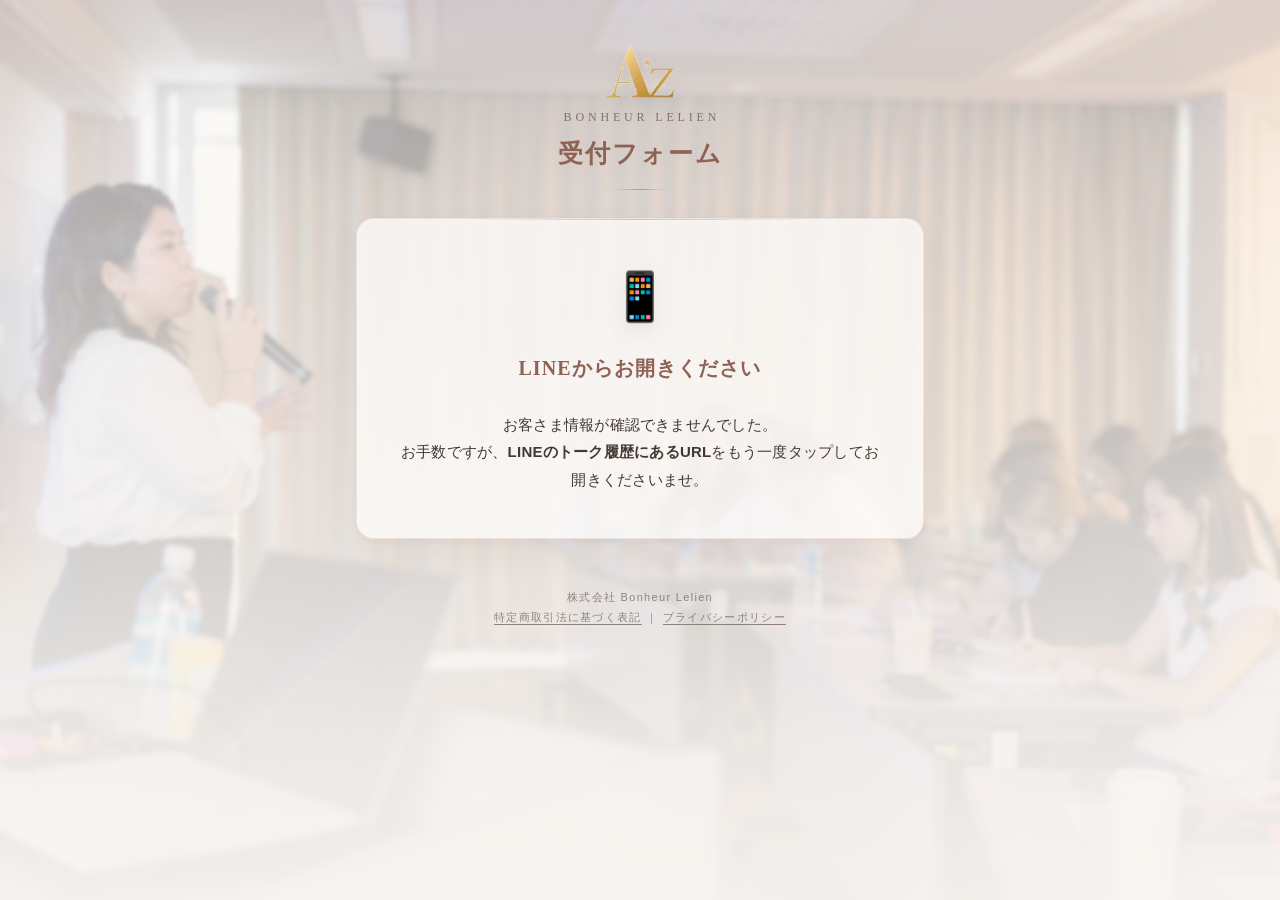
<file: apply.html>
<!DOCTYPE html>
<html lang="ja">
<head>
<meta charset="UTF-8">
<meta name="viewport" content="width=device-width, initial-scale=1.0">
<meta http-equiv="Cache-Control" content="no-cache, no-store, must-revalidate">
<meta http-equiv="Pragma" content="no-cache">
<meta http-equiv="Expires" content="0">
<meta name="robots" content="noindex">
<title>受付フォーム｜Bonheur Lelien</title>
<link rel="icon" type="image/png" href="assets/favicon-32.png">
<link rel="stylesheet" href="css/style.css?v=83">
</head>
<body class="page-photo-bg">
<div class="container">

  <div class="header">
    <img src="assets/logo.png" alt="A'z" class="brand-logo">
    <div class="brand">BONHEUR LELIEN</div>
    <h1>受付フォーム</h1>
    <div class="divider"></div>
  </div>

  <!-- ローディング -->
  <div id="loading" style="display:none;">
    <div class="spinner"></div>
    <div id="loading-msg">送信しています…</div>
  </div>

  <!-- uid無しフォールバック -->
  <div class="screen" id="screen-nouid">
    <div class="card">
      <span class="icon-large">📱</span>
      <h2>LINEからお開きください</h2>
      <p class="message-center">
        お客さま情報が確認できませんでした。<br>
        お手数ですが、<strong>LINEのトーク履歴にあるURL</strong>をもう一度タップしてお開きくださいませ。
      </p>
    </div>
  </div>

  <!-- エラー -->
  <div class="screen" id="screen-error">
    <div class="card">
      <span class="icon-large">🙏</span>
      <h2>送信できませんでした</h2>
      <p class="message-center">通信状況をご確認のうえ、<br>もう一度お試しくださいませ。</p>
      <p class="form-note" id="error-detail" style="text-align:center;"></p>
      <button class="btn btn-outline" onclick="showScreen('screen-form')" style="margin-top:16px;">フォームに戻る</button>
    </div>
  </div>

  <!-- 受付開始前（募集開始までのカウントダウン） -->
  <div class="screen" id="screen-notopen">
    <div class="card">
      <span class="icon-large">⏳</span>
      <h2>受付開始までお待ちください</h2>
      <p class="message-center">
        <strong id="notopen-seminar"></strong><br>
        <span id="notopen-schedule" style="font-size:13px; color:#8a7d76;"></span>
      </p>

      <div class="luxury-countdown" id="notopen-countdown">
        <div class="luxury-countdown__eyebrow">RESERVATION OPENS</div>
        <div class="luxury-countdown__title">受付開始まで</div>
        <div class="luxury-countdown__grid">
          <div class="luxury-countdown__unit">
            <div class="luxury-countdown__digits" data-unit="days"></div>
            <div class="luxury-countdown__unit-label">DAYS</div>
          </div>
          <div class="luxury-countdown__separator">:</div>
          <div class="luxury-countdown__unit">
            <div class="luxury-countdown__digits" data-unit="hours"></div>
            <div class="luxury-countdown__unit-label">HOURS</div>
          </div>
          <div class="luxury-countdown__separator">:</div>
          <div class="luxury-countdown__unit">
            <div class="luxury-countdown__digits" data-unit="minutes"></div>
            <div class="luxury-countdown__unit-label">MINUTES</div>
          </div>
          <div class="luxury-countdown__separator">:</div>
          <div class="luxury-countdown__unit">
            <div class="luxury-countdown__digits" data-unit="seconds"></div>
            <div class="luxury-countdown__unit-label">SECONDS</div>
          </div>
        </div>
        <div class="luxury-countdown__expired">受付を開始いたしました</div>
        <div class="luxury-countdown__deadline">受付開始：<strong id="notopen-openat"></strong></div>
      </div>

      <button class="btn btn-primary" id="btn-gate-open" style="display:none; margin-top:4px;">
        受付を開始いたしました ／ お申込みへ進む
      </button>

      <div class="note-box" id="notopen-note" style="border-left-color:#7da87d; background:#f4f8f4;">
        💡 <strong style="font-size:15px; color:#5c8a5c;">この画面は閉じても大丈夫です</strong><br>
        お時間になりましたら、LINEのトーク履歴にあるボタンをもう一度タップしてお進みください。<br>
        この画面を開いたままにしておくと、受付開始とともにボタンが表示されます。
      </div>
    </div>
  </div>

  <!-- 申込フォーム -->
  <div class="screen" id="screen-form">
    <div id="steps-form"></div>
    <div class="card" id="seminar-info-card">
      <h2 id="form-seminar-title"></h2>
      <table class="info-table">
        <tr><th>日程</th><td id="form-schedule"></td></tr>
        <tr><th>会場</th><td id="form-venue"></td></tr>
        <tr><th>受講料</th><td id="form-price"></td></tr>
        <tr><th>お支払い</th><td id="form-payment"></td></tr>
      </table>
      <!-- 受講料をご覧になったその場で「分割にできる」と分かるようにする（v81）。
           ②入口のLINEは詳細を書かずにこのページへ流すため、
           このページが詳細ページを兼ねている。 -->
      <!-- お申込みからご参加までの流れ（v82）。
           ②入口のLINEを短くして詳細をこのページに任せたため、
           「お支払いに期限がある」ことをここでお伝えしておく。
           具体的な分数は書かない（20分と24時間を並べると、
           急いでいない方が期限の長い振込を選んでしまうため）。 -->
      <div id="form-flow" style="display:none; margin-top:15px;
           border:1px solid #e6dace; border-radius:10px; background:#fbf7f2; padding:15px 15px 16px;">
        <div style="font-size:13.5px; font-weight:700; color:var(--primary-dark);">
          お申込みからご参加までの流れ
        </div>
        <div style="display:flex; gap:11px; align-items:flex-start; margin-top:12px;"><div style="flex:0 0 23px; height:23px; border-radius:50%; background:#9c6f5f; color:#fff; font-size:12px; font-weight:700; line-height:23px; text-align:center;">1</div><div style="font-size:12.5px; line-height:1.8;"><strong>お申込み</strong>（このページ）<br><span style="color:#8a7d76;">お席を「お取り置き」いたします</span></div></div>
        <div style="display:flex; gap:11px; align-items:flex-start; margin-top:10px;"><div style="flex:0 0 23px; height:23px; border-radius:50%; background:#9c6f5f; color:#fff; font-size:12px; font-weight:700; line-height:23px; text-align:center;">2</div><div style="font-size:12.5px; line-height:1.8;"><strong>お支払い</strong>（カード／銀行振込）<br><span style="color:#8a7d76;">お申込みのあと、続けてお進みいただきます</span></div></div>
        <div style="display:flex; gap:11px; align-items:flex-start; margin-top:10px;"><div style="flex:0 0 23px; height:23px; border-radius:50%; background:#7a9c78; color:#fff; font-size:12px; font-weight:700; line-height:23px; text-align:center;">3</div><div style="font-size:12.5px; line-height:1.8;"><strong>ご参加が確定</strong><br><span style="color:#8a7d76;">お支払いが確認できました時点で確定いたします</span></div></div>
        <div style="margin-top:13px; padding-top:12px; border-top:1px dashed #e0d3c4;
             font-size:12.5px; line-height:1.8;">
          <strong style="color:#c96f5e;">お支払いのお手続きには、短めの期限を設けております。</strong><br>
          <span style="color:#8a7d76;">期限を過ぎますと、次にお待ちの方へお席をお譲りいたします。
          最後までお進みいただけるときに、お申込みくださいませ。</span>
        </div>
      </div>

      <div id="form-installment"></div>
      <p class="form-note" id="capacity-note" style="text-align:center; margin-top:10px;"></p>
    </div>

    <div class="card">
      <form id="apply-form">
        <div class="form-group">
          <label>お名前<span class="req">必須</span></label>
          <input type="text" name="name" required placeholder="山田 花子">
        </div>
        <div class="form-group">
          <label>お名前（フリガナ）<span class="req">必須</span></label>
          <input type="text" name="kana" id="f-kana" required placeholder="ヤマダ ハナコ"
                 autocomplete="off" inputmode="katakana">
          <p class="form-note">カタカナでご記入ください。漢字ではなく<b>読み方</b>をお願いいたします（ひらがなは自動でカタカナになります）</p>
        </div>
        <div class="form-group">
          <label>お電話番号<span class="req">必須</span></label>
          <input type="tel" name="phone" required placeholder="090-1234-5678" inputmode="tel">
        </div>
        <div class="form-group">
          <label>生年月日<span class="req">必須</span></label>
          <input type="date" name="birthday" required>
        </div>
        <div class="form-group">
          <label>メールアドレス<span class="req">必須</span></label>
          <input type="email" name="email" required placeholder="example@email.com" inputmode="email">
        </div>
        <div class="form-group" id="grp-insta" style="display:none;">
          <label>Instagramのユーザー名<span class="req">必須</span></label>
          <input type="text" name="insta" id="f-insta" placeholder="azusa_kamiya24"
                 autocomplete="off" inputmode="url">
          <p class="form-note">＠は不要です。プロフィールURLを貼っていただいても構いません</p>
        </div>
        <div class="form-group">
          <label>ご職業</label>
          <input type="text" name="job" placeholder="例：セラピスト、会社員 など">
        </div>
        <div class="form-group">
          <label>いま感じているお悩み<span class="req">必須</span></label>
          <textarea name="worries" required placeholder="お気軽にお書きくださいませ"></textarea>
        </div>
        <div class="note-box">
          お預かりした個人情報は、セミナー運営のご連絡のみに使用いたします。
        </div>
        <button type="submit" class="btn btn-primary" id="btn-submit">この内容で申し込む</button>
      </form>
    </div>
  </div>

  <!-- 送信完了：定員内（決済へ） -->
  <div class="screen" id="screen-done-payment">
    <div id="steps-done-payment"></div>
    <div class="card">
      <span class="icon-large">🌸</span>
      <h2>お申込みを承りました</h2>
      <p class="message-center" id="done-payment-lead">
        お席を確保いたしました。<br>
        続けて、お支払いのお手続きを<br>お願いいたします。
      </p>
      <!-- 「仮予約であること」をはっきりお見せする（v78）。
           マーケ一般のときだけ表示する。ここで気を抜かれると、
           20分の期限に間に合わずお席をお譲りすることになってしまう。 -->
      <div id="done-provisional" style="display:none; margin:18px 0 2px; padding:16px 14px;
           border:2px solid #e3b3a4; border-radius:12px; background:#fdf3ef;">
        <div style="font-size:11px; letter-spacing:.18em; color:#c96f5e; font-weight:700;">
          ただいまのご状態
        </div>
        <div style="font-size:27px; font-weight:700; color:#c96f5e;
             letter-spacing:.14em; margin:3px 0 4px;">
          仮予約
        </div>
        <div style="font-size:15px; font-weight:700; color:#a94a38;">
          まだご参加は確定しておりません
        </div>
        <div style="font-size:12.5px; color:#8a5a4c; line-height:1.8; margin-top:9px;">
          お支払いが確認できました時点で、<br>ご参加の確定となります。
        </div>
      </div>

      <div id="done-countdown" style="display:none; margin-top:14px; padding:12px;
           border-radius:10px; background:#fdf3ef; border:1px solid #f0d9d0;">
        <div style="font-size:12px; color:#8a7d76; letter-spacing:.08em;">お支払い期限まで</div>
        <div style="font-size:30px; font-weight:700; color:#c96f5e; letter-spacing:.04em;
             font-variant-numeric:tabular-nums;" id="done-countdown-time">--:--</div>
      </div>
      <a class="btn btn-primary" id="btn-to-payment" href="index.html" style="margin-top:16px;">お支払いに進む</a>
      <div id="guest-note-payment"></div>
      <div class="note-box" id="done-payment-note" style="border-left-color:#7da87d; background:#f4f8f4; font-size:12px;">
        💡 <strong style="font-size:14px; color:#5c8a5c;">いますぐお支払いされなくても大丈夫です</strong><br>
        LINEのトーク履歴にあるボタンをもう一度タップすれば、いつでもお支払い画面に戻ってこられます（再度のお申込みは不要です）。
      </div>
    </div>
  </div>

  <!-- 送信完了：セルフ先行（当日現金＝確定） -->
  <div class="screen" id="screen-done-confirmed">
    <div id="steps-done-confirmed"></div>
    <div class="card">
      <span class="icon-large">🌸</span>
      <h2>お申込みが確定いたしました</h2>
      <p class="message-center">
        お席を確保いたしました。<br>
        受講料は当日、会場にて<br>現金でお支払いくださいませ。
      </p>
      <a class="btn btn-primary" href="index.html" style="margin-top:16px;">当日のご案内を見る</a>
      <div id="guest-note-confirmed"></div>
    </div>
  </div>

  <!-- 送信完了：キャンセル待ち -->
  <div class="screen" id="screen-done-waiting">
    <div class="badge-wrap"><span class="badge warn">キャンセル待ち</span></div>
    <div class="card">
      <span class="icon-large">🕊</span>
      <h2>キャンセル待ちで承りました</h2>
      <p class="message-center" id="done-waiting-race-note" style="display:none; font-size:13px; color:#c96f5e;">
        誠に恐れ入ります。<br>お手続きの間に満席となりました。
      </p>
      <p class="message-center">
        ただいま満席のため、<br>
        <strong><span id="done-wait-num">-</span>番目</strong>のキャンセル待ちで<br>お受けいたしました。<br><br>
        空きが出ましたら、<br>LINEでお知らせいたします。
      </p>
      <div class="note-box" id="done-wait-deadline" style="text-align:left;"></div>
      <a class="btn btn-outline" href="index.html" style="margin-top:16px;">待機状況を見る</a>
    </div>
  </div>

  <!-- 申込済み -->
  <div class="screen" id="screen-already">
    <div class="card">
      <span class="icon-large">💡</span>
      <h2>すでにお申込みいただいています</h2>
      <p class="message-center">現在のお手続き状況は<br>こちらからご確認いただけます。</p>
      <a class="btn btn-primary" href="index.html" style="margin-top:16px;">状況を確認する</a>
    </div>
  </div>

  <div class="footer">
    株式会社 Bonheur Lelien<br>
    <a href="https://gr8dq5cg.autosns.app/cp/K1A5rRFSyJ" target="_blank" rel="noopener">特定商取引法に基づく表記</a>
    ｜
    <a href="https://gr8dq5cg.autosns.app/cp/Kvho9IH3dZ" target="_blank" rel="noopener">プライバシーポリシー</a>
  </div>

</div>

<script src="js/config.js?v=83"></script>
<script src="js/common.js?v=83"></script>
<script>
let uid = getUid();
const seminarKey = new URLSearchParams(location.search).get('seminar');
/* ?mode=wait … キャンセル待ち専用の入口。空席があっても最初から待機に入る。
   マーケティングセミナー用に、通常の入口とは別のURLを配るための仕組み。 */
const WAIT_ENTRY = new URLSearchParams(location.search).get('mode') === 'wait';
/* インスタのユーザ名はマーケティングセミナーだけ必須 */
const NEEDS_INSTA = String(seminarKey || '').indexOf('marke') === 0;
const sem = CONFIG.SEMINARS[seminarKey];

// 特別枠（ゲスト受付）: LINE友だち追加なしの急遽・特別対応用
// 運営が渡す ?guest=合言葉 付きURLでのみ発動。ゲスト番号を発行して受付する
const guestParam = new URLSearchParams(location.search).get('guest');
let isGuest = uid ? String(uid).indexOf('guest_') === 0 : false;
if (!uid && guestParam && guestParam === CONFIG.GUEST_KEY) {
  uid = 'guest_' + Date.now().toString(36) + Math.random().toString(36).slice(2, 8);
  try { localStorage.setItem('kamiya_uid', uid); } catch (_) {}
  isGuest = true;
}

// デモモード（?demo=1）: 実データに一切触れない見本表示
const IS_DEMO = new URLSearchParams(location.search).get('demo') === '1';
if (IS_DEMO) {
  uid = 'DEMO';
  isGuest = false;
  // API呼び出しをすべて偽装（スプシ・LINEには何も起きない）
  apiGet = async function (action) {
    if (action === 'get_capacity') return { ok: true, available: 8, is_open: true };
    return { ok: true, status: '未登録' };
  };
  apiPost = async function () { return { ok: true, status: '決済案内中' }; };

  /* ?done=payment / ?done=waiting … 受付完了のページまで、実際と同じ流れでお見せする。
     見本の値をフォームに入れて、本番と同じ送信処理をそのまま通している。
     （マニュアルづくりと、当日の見え方の確認のため） */
  var demoDone = new URLSearchParams(location.search).get('done');
  if (demoDone === 'payment' || demoDone === 'waiting') {
    apiPost = async function () {
      if (demoDone === 'waiting') {
        return { ok: true, status: 'キャンセル待ち', waitNum: 3, promote_deadline_min: 30 };
      }
      var p2 = function (n) { return String(n).padStart(2, '0'); };
      var t = new Date(Date.now() + 20 * 60000);
      var dl = t.getFullYear() + '-' + p2(t.getMonth() + 1) + '-' + p2(t.getDate()) + ' ' +
        p2(t.getHours()) + ':' + p2(t.getMinutes()) + ':' + p2(t.getSeconds());
      return { ok: true, status: '決済案内中', deadline: dl };
    };
    setTimeout(demoAutoSubmit_, 700);
  }

  var BARE_A = new URLSearchParams(location.search).get('bare') === '1';
  if (!BARE_A) { addDemoBanner_(); addDemoToolbar_(); }
  var toPay = document.getElementById('btn-to-payment');
  if (toPay) toPay.href = 'index.html?demo=1';
}

/** デモ：見本の値を入れて、本番と同じ送信処理を走らせる */
function demoAutoSubmit_() {
  var form = document.getElementById('apply-form');
  if (!form) return;
  var v = {
    name: 'デモ 花子', kana: 'デモ ハナコ', phone: '090-1234-5678',
    birthday: '1988-04-15', email: 'demo@example.com', insta: 'demo_hanako',
    job: 'セラピスト', worries: '集客が安定せず、毎月の売上に波があることに悩んでおります。'
  };
  Object.keys(v).forEach(function (k) {
    var el = form.querySelector('[name="' + k + '"]');
    if (el) el.value = v[k];
  });
  form.querySelectorAll('input[type="checkbox"]').forEach(function (c) { c.checked = true; });
  form.dispatchEvent(new Event('submit', { bubbles: true, cancelable: true }));
}
function addDemoBanner_() {
  var b = document.createElement('div');
  b.style.cssText = 'position:fixed;top:0;left:0;right:0;z-index:999;background:#8a5ca5;color:#fff;text-align:center;font-size:12px;padding:6px;font-weight:600;letter-spacing:.05em;';
  b.textContent = '👀 デモ表示中（実際のお申込み・LINE通知は発生しません）';
  document.body.appendChild(b);
  document.body.style.paddingTop = '30px';
}
function addDemoToolbar_() {
  var tb = document.createElement('div');
  tb.style.cssText = 'position:fixed;bottom:0;left:0;right:0;z-index:999;background:rgba(138,92,165,.96);padding:8px 6px calc(8px + env(safe-area-inset-bottom));display:flex;gap:6px;justify-content:center;flex-wrap:wrap;';
  [['📝 受付', 'apply.html?seminar=marke_general&demo=1'],
   ['💳 決済', 'index.html?demo=1&state=payment'],
   ['🕊 待機', 'index.html?demo=1&state=waiting'],
   ['🌸 確定', 'index.html?demo=1&state=confirmed'],
   ['⏰ 期限切れ', 'index.html?demo=1&state=expired']].forEach(function (item) {
    var btn = document.createElement('button');
    btn.textContent = item[0];
    btn.style.cssText = 'background:#fff;color:#8a5ca5;border:none;border-radius:16px;padding:8px 12px;font-size:12px;font-weight:700;font-family:inherit;cursor:pointer;';
    btn.onclick = function () { location.href = item[1]; };
    tb.appendChild(btn);
  });
  document.body.appendChild(tb);
  document.body.style.paddingBottom = '64px';
}

/** ゲスト用：状態確認ページの専用URL */
function guestStatusUrl() {
  return location.origin + location.pathname.replace('apply.html', 'index.html') +
    '?uid=' + encodeURIComponent(uid);
}

/** ゲスト用：完了画面に専用URLのブックマーク案内を表示 */
function showGuestNote(containerId) {
  const el = document.getElementById(containerId);
  if (!el) return;
  el.innerHTML =
    '<div class="note-box" style="border-left-color:#c8a96b; background:#fdf9f4; font-size:12px; text-align:left;">' +
    '📌 <strong style="font-size:14px;">この専用URLを必ず保存（ブックマーク）してください</strong><br>' +
    'LINE未登録での特別受付のため、お手続き状況の確認はこのURLからのみ行えます：<br>' +
    '<span style="word-break:break-all; color:#9c6f5f; font-weight:600;">' + esc(guestStatusUrl()) + '</span><br>' +
    '<button type="button" class="btn btn-outline" style="margin-top:8px; padding:9px; font-size:13px;" ' +
    'onclick="navigator.clipboard && navigator.clipboard.writeText(\'' + guestStatusUrl() + '\').then(function(){ alert(\'URLをコピーしました\'); })">URLをコピーする</button>' +
    '</div>';
}

/** ゲスト用：満席時は受付不可（通知が届かないためキャンセル待ちに入れない） */
function enterGuestFullMode() {
  document.getElementById('capacity-note').innerHTML =
    '<span style="font-size:16px; font-weight:700; color:#c96f5e;">ただいま満席です。</span><br>' +
    '<span style="font-size:12px; color:#8a7d76;">申し訳ございませんが、特別受付は満席時にご利用いただけません。<br>お手数ですが、主催者へ直接お問い合わせくださいませ。</span>';
  const btn = document.getElementById('btn-submit');
  btn.disabled = true;
  btn.textContent = '満席のため受付できません';
}

function init() {
  if (!uid) { showNoUid(); return; }
  if (!sem) { location.href = 'index.html'; return; }

  // 入口のセミナーを記憶（トップに来ても正しい受付へ戻せるように）
  try { localStorage.setItem('kamiya_seminar', seminarKey); } catch (_) {}

  // ステップ表示（当日現金は2ステップ・事前決済は3ステップ）
  renderSteps('steps-form', 1, sem.payment === 'cash', false);

  document.getElementById('form-seminar-title').textContent = sem.title;
  document.getElementById('form-schedule').textContent = sem.schedule;
  document.getElementById('form-venue').textContent = getVenue(sem).name;
  document.getElementById('form-price').textContent = sem.price;
  document.getElementById('form-payment').textContent =
    sem.payment === 'cash' ? '当日 会場にて現金' : 'クレジットカード／銀行振込';

  /* 分割のご案内は、カードでお支払いいただけるセミナーだけに出す（v81）。
     セルフ先行は当日現金なのでお見せしない。 */
  const instBox = document.getElementById('form-installment');
  if (instBox) {
    instBox.innerHTML = (sem.paymentChoice && typeof installmentNote_ === 'function')
      ? installmentNote_(sem) : '';
  }

  /* お申込みからご参加までの流れも、期限が短いマーケだけにお見せする（v82）。
     セルフは当日現金／期限3日で事情が違うため、これまでどおり出さない。 */
  const flowBox = document.getElementById('form-flow');
  if (flowBox) flowBox.style.display = sem.paymentChoice ? '' : 'none';

  // マーケはインスタのユーザー名を必須で伺う
  if (NEEDS_INSTA) {
    document.getElementById('grp-insta').style.display = '';
    document.getElementById('f-insta').required = true;
  }

  showScreen('screen-form');

  // 受付開始前かどうかの確認が済むまでは送信ボタンを押せないようにする
  const submitBtn = document.getElementById('btn-submit');
  const submitLabel = submitBtn.textContent;
  submitBtn.disabled = true;
  submitBtn.textContent = '確認中…';
  const releaseSubmit = () => {
    if (submitBtn.textContent !== '確認中…') return;  // 満席モード等で既に書き換わっていれば触らない
    submitBtn.disabled = false;
    submitBtn.textContent = submitLabel;
  };

  // すでに申込済みならフォームではなく状態画面（決済/待機/確定など）へ転送
  apiGet('get_status', { uid: uid, seminar: seminarKey }).then(res => {
    if (res.ok && res.seminar === seminarKey && res.status && res.status !== '未登録') {
      location.replace('index.html');
    }
  }).catch(() => {});

  /* 読み込みが長引いたときのお知らせ。無言で固まっているように見えるのがいちばん不安なので、
     3秒・10秒・20秒で言葉を変えていく（残席が返ってきたら止める） */
  const capNote = document.getElementById('capacity-note');
  const busyTimers_ = [
    setTimeout(() => { if (capNote) capNote.innerHTML = '<span style="font-size:13px; color:#8a7d76;">残席を確認しています…</span>'; }, 3000),
    setTimeout(() => { if (capNote) capNote.innerHTML = '<span style="font-size:13px; color:#8a7d76;">ただいま混み合っております。<br>そのままお待ちくださいませ。</span>'; }, 10000),
    setTimeout(() => { if (capNote) capNote.innerHTML = '<span style="font-size:13px; color:#8a7d76;">順番にお繋ぎしております。<br>ご入力はこのままお進みいただけます。</span>'; }, 20000)
  ];
  const stopBusyTimers_ = () => busyTimers_.forEach(clearTimeout);

  // 残席表示（取得できなくても申込は可能）
  apiGet('get_capacity', { seminar: seminarKey }).then(res => {
    stopBusyTimers_();
    // 募集開始前 → カウントダウン画面へ
    if (res.ok && res.is_open === false) { renderNotOpen_(res.open_at); return; }
    releaseSubmit();
    if (res.ok) {
      const note = document.getElementById('capacity-note');
      if (WAIT_ENTRY) {
        enterWaitEntryMode();          // 専用入口：空席の有無にかかわらず待機
      } else if (isGuest && res.available <= 0) {
        enterGuestFullMode();          // 特別受付は通知が届かないため満席なら入れない
      } else if (sem.hideCapacity) {
        /* 残席を出さないセミナー（マーケ一般）。
           満席でも「キャンセル待ち」と先に見せず、そのままご入力いただく。
           結果は送信後にお伝えする（決済案内中／キャンセル待ち◯番目）。 */
        note.innerHTML = '';
      } else if (res.available > 0) {
        note.innerHTML = '<span style="font-size:16px; font-weight:700; color:#9c6f5f;">残席：' + res.available + ' 席</span><br>' +
          '<span style="font-size:12px; color:#8a7d76;">※残席数は目安です。反映までに時間差が生じる場合があります。</span>';
      } else {
        enterWaitlistMode();
      }
    }
  }).catch(() => { stopBusyTimers_(); releaseSubmit(); });  // 通信できなくても申込は止めない（サーバー側で最終判定）
}

/** 受付開始前：カウントダウンを出し、開始時刻になったら自動でフォームへ切り替える */
let notOpenTimer_ = null;
function renderNotOpen_(openAt) {
  if (!openAt) return;
  document.getElementById('notopen-seminar').textContent = sem.title;
  document.getElementById('notopen-schedule').textContent = sem.schedule;
  document.getElementById('notopen-openat').textContent = formatDeadline(openAt);
  showScreen('screen-notopen');
  startFlipCountdown(openAt, 'notopen-countdown');

  // 表示を毎回いったん「開始前」に戻してから判定する
  const gateBtn = document.getElementById('btn-gate-open');
  const gateNote = document.getElementById('notopen-note');
  if (gateBtn) { gateBtn.style.display = 'none'; gateBtn.disabled = false; }
  if (gateNote) gateNote.style.display = '';

  /* 開始時刻になったら【自動で読み込み直さず】ボタンを出す。
     全員の端末が21:00:00ちょうどに一斉に読み込むと、その瞬間だけ極端に混む。
     ボタンにすると押す速さが人それぞれなので、山が自然にばらける。 */
  const ms = new Date(String(openAt).replace(/-/g, '/')).getTime() - Date.now();
  clearTimeout(notOpenTimer_);
  if (ms <= 0) {
    showGateOpenButton_();
  } else if (ms < 86400000 * 20) {   // setTimeoutの上限（約24日）を超えない範囲だけ予約
    notOpenTimer_ = setTimeout(showGateOpenButton_, ms + 800);
  }
}

/** 受付開始：進むボタンを出す（押した人から順にフォームへ） */
function showGateOpenButton_() {
  const btn = document.getElementById('btn-gate-open');
  const note = document.getElementById('notopen-note');
  if (!btn) { location.reload(); return; }
  if (note) note.style.display = 'none';
  btn.style.display = '';
  btn.onclick = () => {
    btn.disabled = true;
    btn.textContent = 'お申込み画面をご用意しています…';
    location.reload();
  };
}

/* 受付完了ページの残り時間（v67）。
   「お支払いに進む」を押す前から、お時間が進んでいることが見えるようにする。 */
let doneCountdownTimer_ = null;
function startDoneCountdown_(deadlineStr) {
  if (doneCountdownTimer_) clearInterval(doneCountdownTimer_);
  const box = document.getElementById('done-countdown');
  const el = document.getElementById('done-countdown-time');
  if (!box || !el || !deadlineStr) return;

  const until = new Date(String(deadlineStr).replace(/-/g, '/'));   // Safari対策
  if (isNaN(until.getTime())) return;
  box.style.display = '';

  const tick = () => {
    const left = Math.floor((until.getTime() - Date.now()) / 1000);
    if (left <= 0) {
      clearInterval(doneCountdownTimer_);
      el.textContent = '0:00';
      return;
    }
    const m = Math.floor(left / 60), s = left % 60;
    el.textContent = m + ':' + ('0' + s).slice(-2);
  };
  tick();
  doneCountdownTimer_ = setInterval(tick, 1000);
}

/** 「1440」→「24時間」のように読みやすくする（期限の長さはセミナーごとに違う） */
function fmtMin_(m) {
  const n = Number(m);
  if (!n || n <= 0) return '';
  // 48時間ちょうどが「2日」に落ちないよう n <= 2880 にする（2026-09-13）
  if (n % 60 === 0 && n <= 2880) return (n / 60) + '時間';
  if (n % 1440 === 0)           return (n / 1440) + '日';
  return n + '分';
}

/** 繰上げのご案内が届いてからの期限を、そのセミナーの設定から文にする */
function promoteLimitText_() {
  const t = fmtMin_(sem.promoteFallback);
  return t ? 'お知らせが届いてから' + t + '以内にお手続きが必要です' : 'お手続きには期限がございます';
}

/** キャンセル待ち専用の入口から来た方（空席があっても待機に入る）。
    「知らないうちに待機になっていた」を防ぐため、はっきりお伝えする。 */
function enterWaitEntryMode() {
  waitlistMode = true;
  document.getElementById('capacity-note').innerHTML =
    '<span style="font-size:16px; font-weight:700; color:#9c6f5f;">キャンセル待ちのお申込みです</span><br>' +
    'こちらは<strong>キャンセル待ち専用</strong>の受付フォームです。<br>' +
    '<span style="font-size:12px; color:#8a7d76;">お席が空きましたら、お待ちの順にLINEでお知らせいたします' +
    '（' + promoteLimitText_() + '）。<br>いますぐご参加をご希望の場合は、通常の受付フォームからお申込みくださいませ。</span>';
  document.getElementById('btn-submit').textContent = 'キャンセル待ちで申し込む';
}

/** 満席時：キャンセル待ちモード（ユーザーが認識した上で送信できるように） */
let waitlistMode = false;
function enterWaitlistMode() {
  waitlistMode = true;
  document.getElementById('capacity-note').innerHTML =
    '<span style="font-size:16px; font-weight:700; color:#c96f5e;">ただいま満席です。</span><br>' +
    'このフォームからは<strong>キャンセル待ち</strong>としてお申込みいただけます。<br>' +
    '<span style="font-size:12px; color:#8a7d76;">空きが出ましたら、お待ちの順にLINEでお知らせいたします（' + promoteLimitText_() + '）。<br>' +
    '※残席の反映には時間差が生じる場合があります。</span>';
  document.getElementById('btn-submit').textContent = 'キャンセル待ちで申し込む';
}

/* ===== 混雑時の自動やり直し =====
   募集開始直後は申込が一斉に来るため、サーバーが「混み合っています(busy)」を
   返すことがある。そのときは少し待ってから自動で送り直す。
   ※同じuidで二重に送っても、サーバー側が既存の申込を見つけて
     「already」を返すだけなので、二重申込にはならない（LINEも二重に飛ばない）。 */
const BUSY_WAITS = [1500, 4000, 8000];   // 待つミリ秒。ジッターを足して山を散らす
const SUBMIT_TIMEOUT_MS = 35000;         // 1回の送信を待つ上限。超えたら打ち切って送り直す

/* 待っているあいだの言葉。無言で固まって見えるのがいちばん不安なので、
   返事が来る来ないに関わらず、時間で切り替える */
const WAIT_MSGS = [
  [4000,  '混み合っています。おつなぎしています…'],
  [12000, '順番にお待ちいただいています…'],
  [25000, 'もう少しお待ちくださいませ。<br>この画面のままお待ちいただけます。'],
  [45000, 'お手続きは進んでおります。<br>画面を閉じずにお待ちくださいませ。']
];

function setLoadingMsg_(html) {
  const el = document.getElementById('loading-msg');
  if (el) el.innerHTML = html;
}

async function submitWithRetry_(payload) {
  let sawBusy = false, lastErr = null, attempts = 0;

  // 経過時間に応じてメッセージを切り替える（送り直しをまたいでも続く）
  const msgTimers = WAIT_MSGS.map(([ms, text]) => setTimeout(() => setLoadingMsg_(text), ms));
  const stopMsgs = () => msgTimers.forEach(clearTimeout);

  try {
    for (let n = 0; n <= BUSY_WAITS.length; n++) {
      attempts++;
      try {
        const res = await apiPost('submit_application', payload, SUBMIT_TIMEOUT_MS);
        // 混雑以外（成功・受付前・重複など）はそのまま返す
        if (!res || res.ok || res.error !== 'busy') {
          if (res) res._attempts = attempts;
          return res;
        }
        sawBusy = true;
      } catch (err) {
        // 通信断・打ち切り。同じuidで送り直しても二重申込にはならないのでやり直す
        lastErr = err;
      }
      if (n === BUSY_WAITS.length) break;
      await new Promise(r => setTimeout(r, BUSY_WAITS[n] + Math.random() * 1200));
    }
  } finally {
    stopMsgs();
  }

  if (sawBusy) return { ok: false, error: 'busy' };
  throw lastErr || new Error('送信できませんでした');
}

/** フリガナの表記をそろえる（半角カナ→全角、ひらがな→カタカナ、スペースも統一） */
function toKatakana_(v) {
  let t = String(v || '');
  try { t = t.normalize('NFKC'); } catch (_) {}
  t = t.replace(/[\u3041-\u3096]/g, c => String.fromCharCode(c.charCodeAt(0) + 0x60));
  return t.replace(/\s+/g, ' ').trim();
}

/** カタカナ（と長音・中黒・スペース）だけでできているか */
function isKana_(v) {
  return /^[\u30A1-\u30F6\u30FC\u30FB ]+$/.test(String(v || ''));
}

// 入力欄を離れたときに自動でカタカナへ
(function () {
  const el = document.getElementById('f-kana');
  if (el) el.addEventListener('blur', () => { el.value = toKatakana_(el.value); });
})();

document.getElementById('apply-form').addEventListener('submit', async (e) => {
  e.preventDefault();

  /* フリガナはカタカナのみ。漢字のままお送りいただくと当日の名簿が揃わないため、
     ここで気づいていただく（ひらがな・半角カナは自動で直す） */
  const kanaEl = document.getElementById('f-kana');
  if (kanaEl) {
    kanaEl.value = toKatakana_(kanaEl.value);
    if (!isKana_(kanaEl.value)) {
      alert('フリガナはカタカナでご入力くださいませ。\n\n（例）ヤマダ ハナコ\n\n※漢字ではなく、読み方をカタカナでお願いいたします。');
      kanaEl.focus();
      kanaEl.select();
      return;
    }
  }

  // マーケはインスタのユーザー名が必須
  if (NEEDS_INSTA) {
    const insEl = document.getElementById('f-insta');
    const v = String(insEl.value || '').trim()
      .replace(/^https?:\/\/(www\.)?instagram\.com\//i, '')
      .replace(/[\/?#].*$/, '')
      .replace(/^@+/, '').trim();
    insEl.value = v;
    if (!v) {
      alert('Instagramのユーザー名をご入力くださいませ。\n\n（例）azusa_kamiya24');
      insEl.focus();
      return;
    }
  }

  const btn = document.getElementById('btn-submit');
  btn.disabled = true;
  btn.textContent = '送信中…';
  showLoading(true);

  const fd = new FormData(e.target);
  setLoadingMsg_('送信しています…');
  try {
    const res = await submitWithRetry_({
      uid: uid,
      seminar: seminarKey,
      name: fd.get('name'),
      kana: toKatakana_(fd.get('kana')),
      insta: fd.get('insta') || '',
      mode: WAIT_ENTRY ? 'wait' : '',
      phone: fd.get('phone'),
      birthday: fd.get('birthday'),
      email: fd.get('email'),
      job: fd.get('job'),
      worries: fd.get('worries')
    });
    showLoading(false);
    if (!res.ok) {
      // 受付開始前（URL直打ち等）→ カウントダウン画面へ
      if (res.error === 'not_open_yet') { renderNotOpen_(res.open_at); return; }
      // 申込の締切（開催前日23:59）を過ぎている
      if (res.error === 'closed') {
        showError('受付は終了いたしました。お問い合わせは主催者までお願いいたします。');
        return;
      }
      if (res.error === 'busy') {
        alert('ただいま大変混み合っております。\n恐れ入りますが、もう一度「申し込む」を押してくださいませ。\n\n※二重にお申込みになることはございません。');
        return;
      }
      showError(res.error || ''); return;
    }

    // 打ち切って送り直した結果の「already」は、いま申し込んだご本人。
    // その場合は状態に応じた完了画面へ進める（1回目で返ってきた already だけ重複扱い）
    if (res.already && res._attempts > 1 && res.status) {
      // キャンセル待ちは待機番号が要るので、番号まで出せる状態画面へ
      if (res.status === 'キャンセル待ち') { location.replace('index.html'); return; }
      res.already = false;
    }

    if (res.already) {
      showScreen('screen-already');
    } else if (res.status === '確定') {
      renderSteps('steps-done-confirmed', 2, true, true);
      if (isGuest) showGuestNote('guest-note-confirmed');
      showScreen('screen-done-confirmed');
    } else if (res.status === '決済案内中') {
      renderSteps('steps-done-payment', 2, false, false);
      if (isGuest) showGuestNote('guest-note-payment');

      /* 「いますぐでなくても大丈夫」は、お支払い期限が3日あるセルフ向けの文言。
         期限が20分のマーケでそのまま出すと、真逆のことを伝えてしまう（v63）。 */
      if (sem.paymentChoice) {
        startDoneCountdown_(res.deadline);   // この画面でも残り時間をお見せする（v67）

        /* 「確保いたしました」は完了形の言葉で、言われた瞬間に緊張が解ける。
           いちばん気を抜いてほしくない画面なので、
           「お取り置き＝まだ仮」と分かる言い方に統一する（v78）。 */
        const scr = document.getElementById('screen-done-payment');
        const icon = scr && scr.querySelector('.icon-large');
        const ttl = scr && scr.querySelector('h2');
        if (icon) icon.textContent = '⏳';
        if (ttl) ttl.textContent = '仮予約を承りました';

        const prov = document.getElementById('done-provisional');
        if (prov) prov.style.display = '';

        const lead = document.getElementById('done-payment-lead');
        if (lead) {
          lead.innerHTML = 'お席をお取り置きいたしました。<br>' +
            'このまま<strong>お支払いまでお進みくださいませ。</strong>';
        }
        const note = document.getElementById('done-payment-note');
        if (note) {
          note.style.borderLeftColor = '#c96f5e';
          note.style.background = '#fdf3ef';
          note.innerHTML =
            '⏳ <strong style="font-size:14px; color:#c96f5e;">お時間はすでに進んでおります</strong><br>' +
            '残りのお時間は、次の画面でご確認いただけます。' +
            'この画面を閉じても、LINEのトーク履歴にあるボタンから戻ってこられますが、' +
            '<strong>お支払い期限は止まりません。</strong>';
        }
      }

      showScreen('screen-done-payment');
    } else if (res.status === 'キャンセル待ち') {
      if (isGuest) {
        // ゲストは通知が届かないため待機に入れない→受付を取り消して満席案内
        try { await apiGet('cancel_application', { uid: uid }); } catch (_) {}
        enterGuestFullMode();
        showScreen('screen-form');
        alert('申し訳ございません。お手続きの間に満席となったため、特別受付はご利用いただけませんでした。\nお手数ですが、主催者へ直接お問い合わせくださいませ。');
        return;
      }
      document.getElementById('done-wait-num').textContent = res.waitNum || '-';
      // 繰上げの期限は「LINEのお知らせが届いた瞬間」から数え始めることを、ここで伝える
      const wdn = document.getElementById('done-wait-deadline');
      const pmin = res.promote_deadline_min || sem.promoteFallback;
      if (wdn && pmin) {
        const t = fmtMin_(pmin);
        wdn.innerHTML = '<strong>お知らせが届いてから' + t + '以内</strong>に' +
          'お手続きがない場合は、次にお待ちの方へお席をお譲りいたします。<br>' +
          '<span style="font-size:12px;">※お時間は、お知らせが届いた時点から数えます。' +
          'LINEの通知をオンにしてお待ちくださいませ。</span>';
      }
      // 「空席のつもりで送信→実は満席」のレアケースだけお詫びを表示。
      // 残席を出さないセミナー（マーケ一般）では、そもそも空席を見せていないので出さない。
      document.getElementById('done-waiting-race-note').style.display =
        (waitlistMode || WAIT_ENTRY || sem.hideCapacity) ? 'none' : '';
      showScreen('screen-done-waiting');
    } else {
      showScreen('screen-already');
    }
  } catch (err) {
    showLoading(false);
    showError(String(err));
  } finally {
    btn.disabled = false;
    btn.textContent = waitlistMode ? 'キャンセル待ちで申し込む' : 'この内容で申し込む';
  }
});

init();
</script>
</body>
</html>
</file>
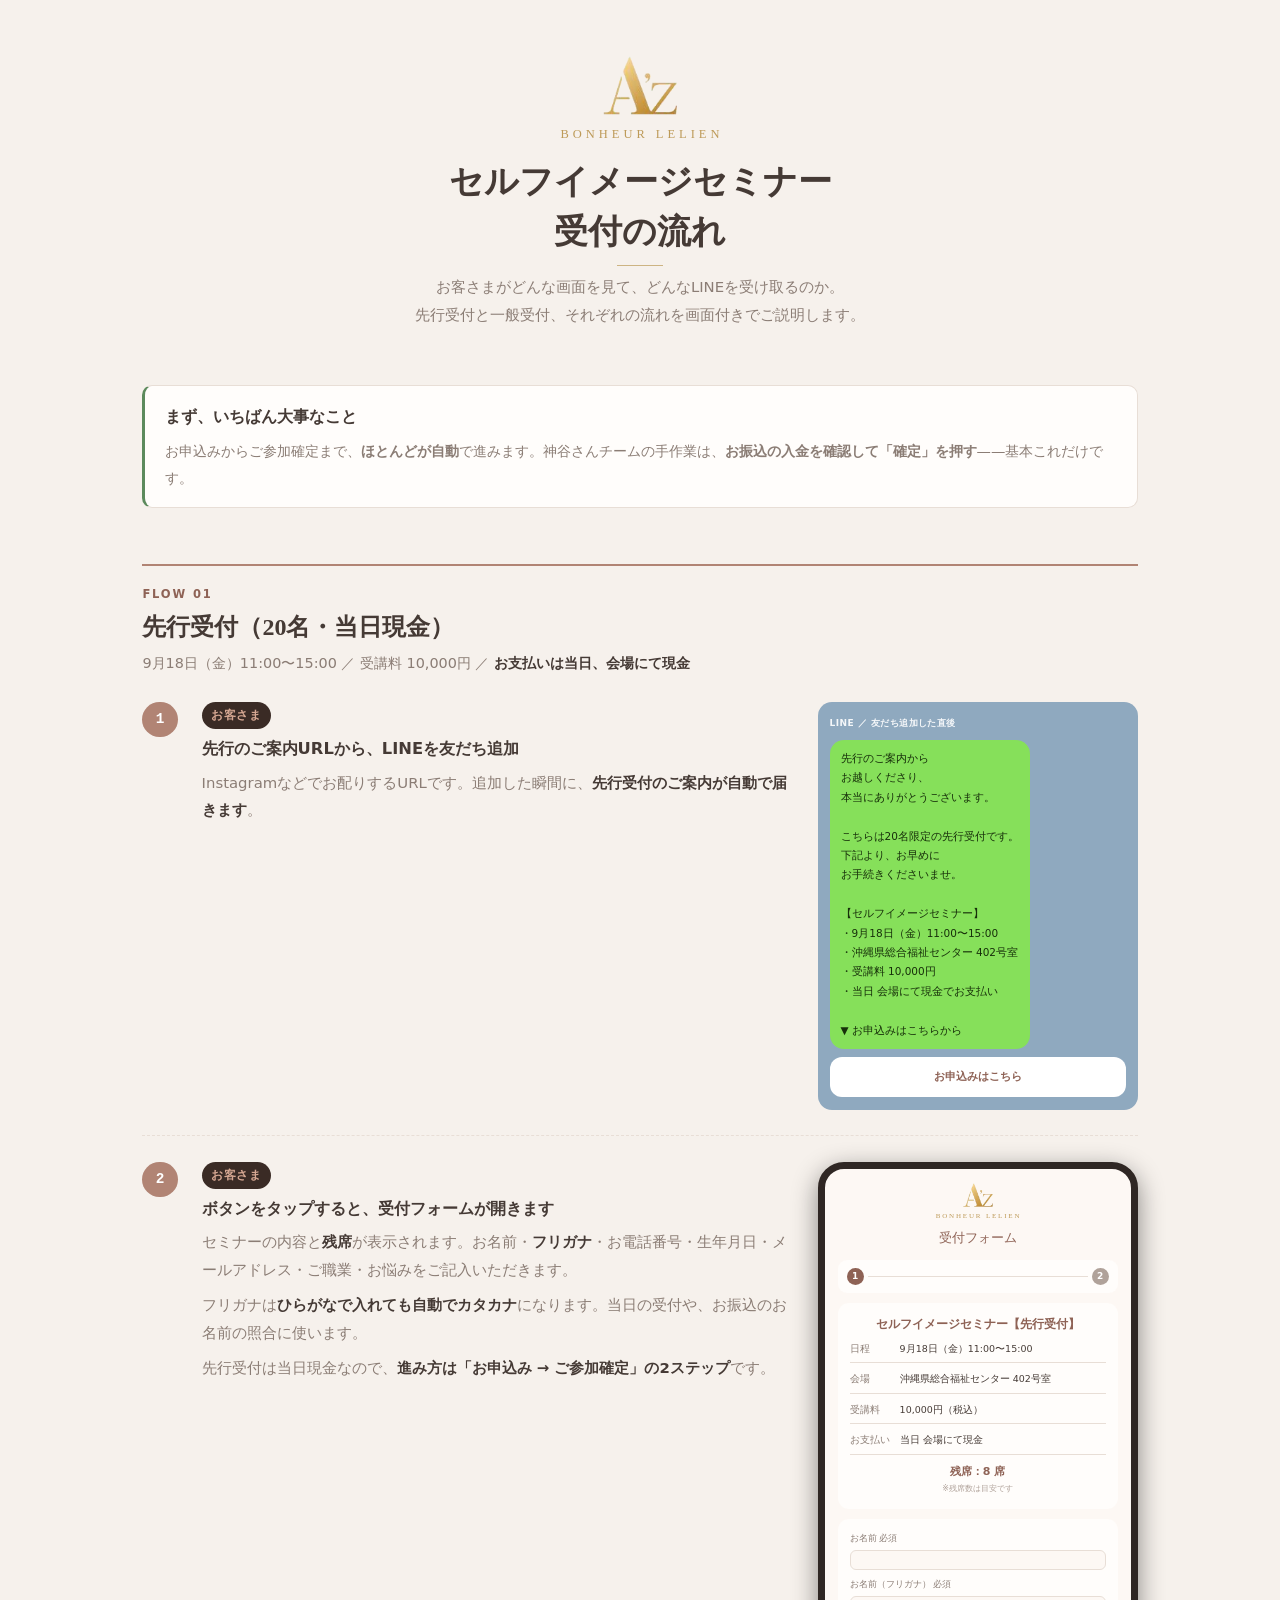
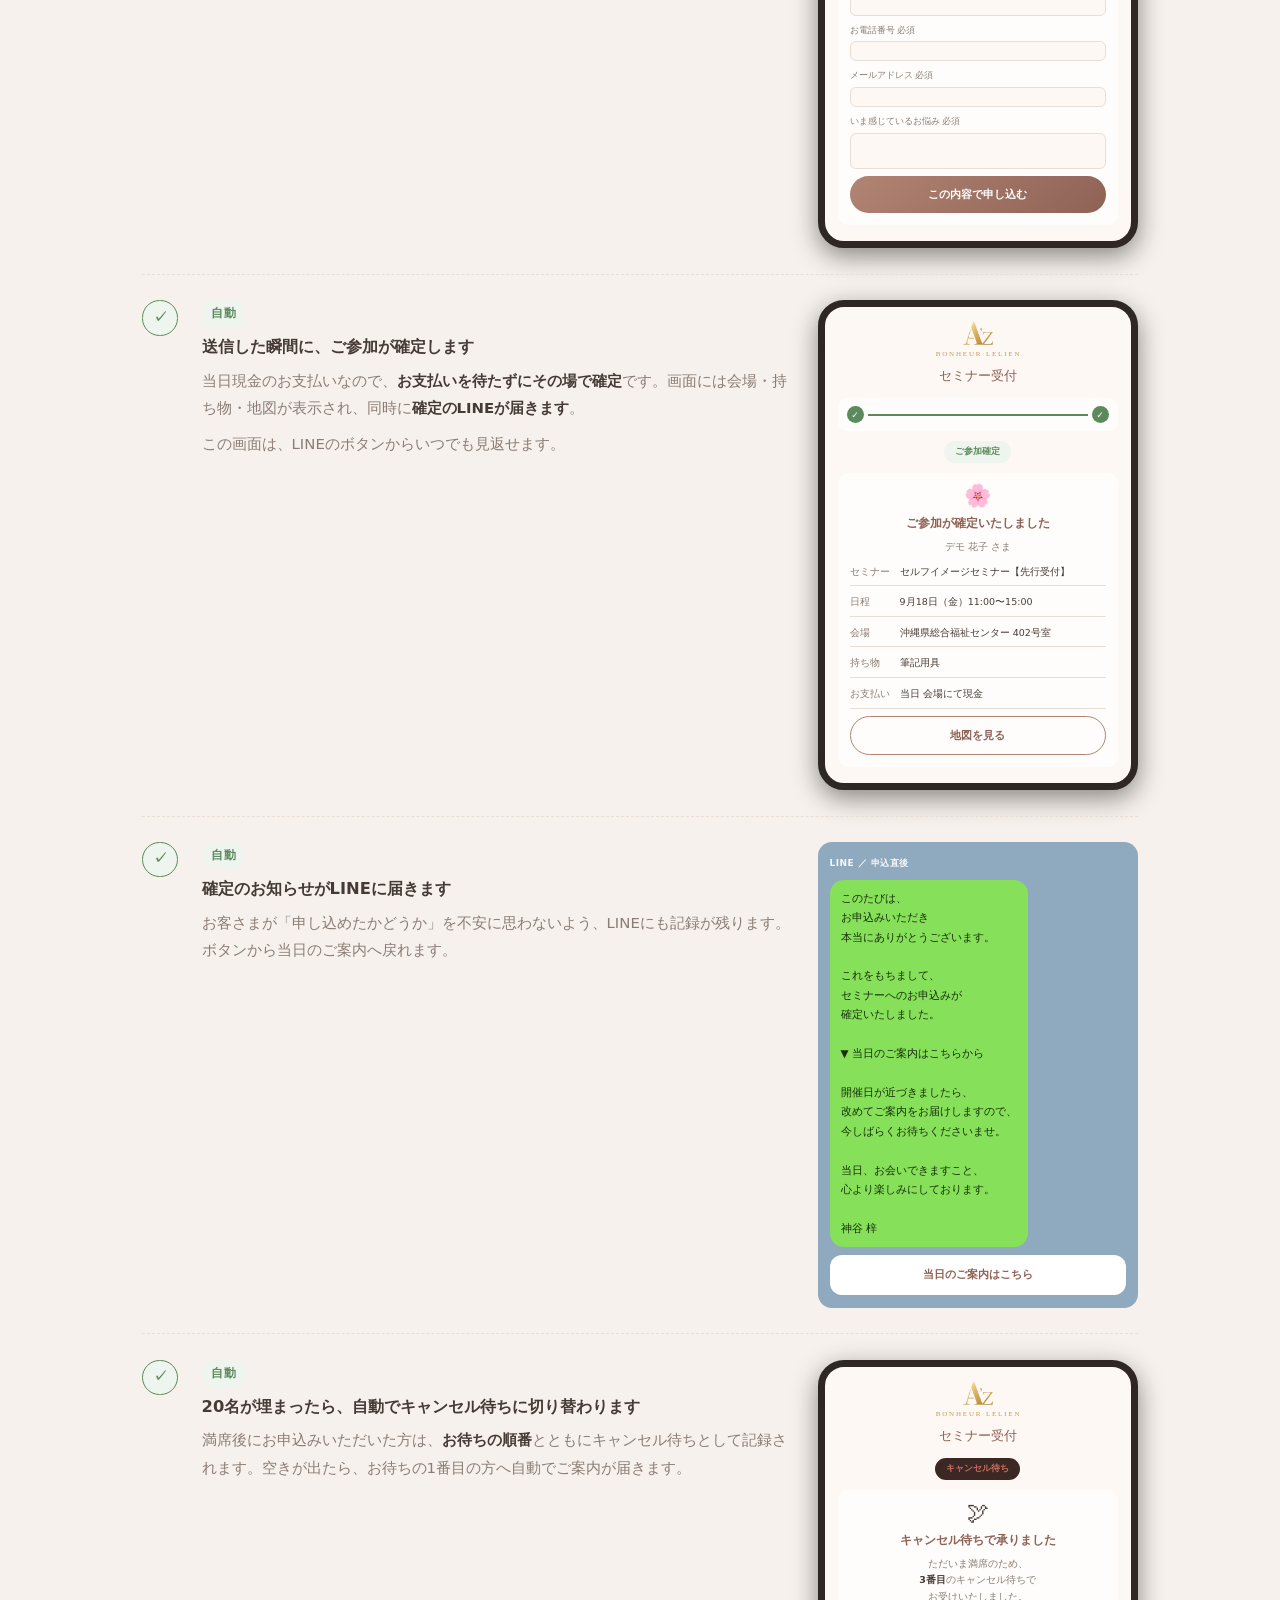
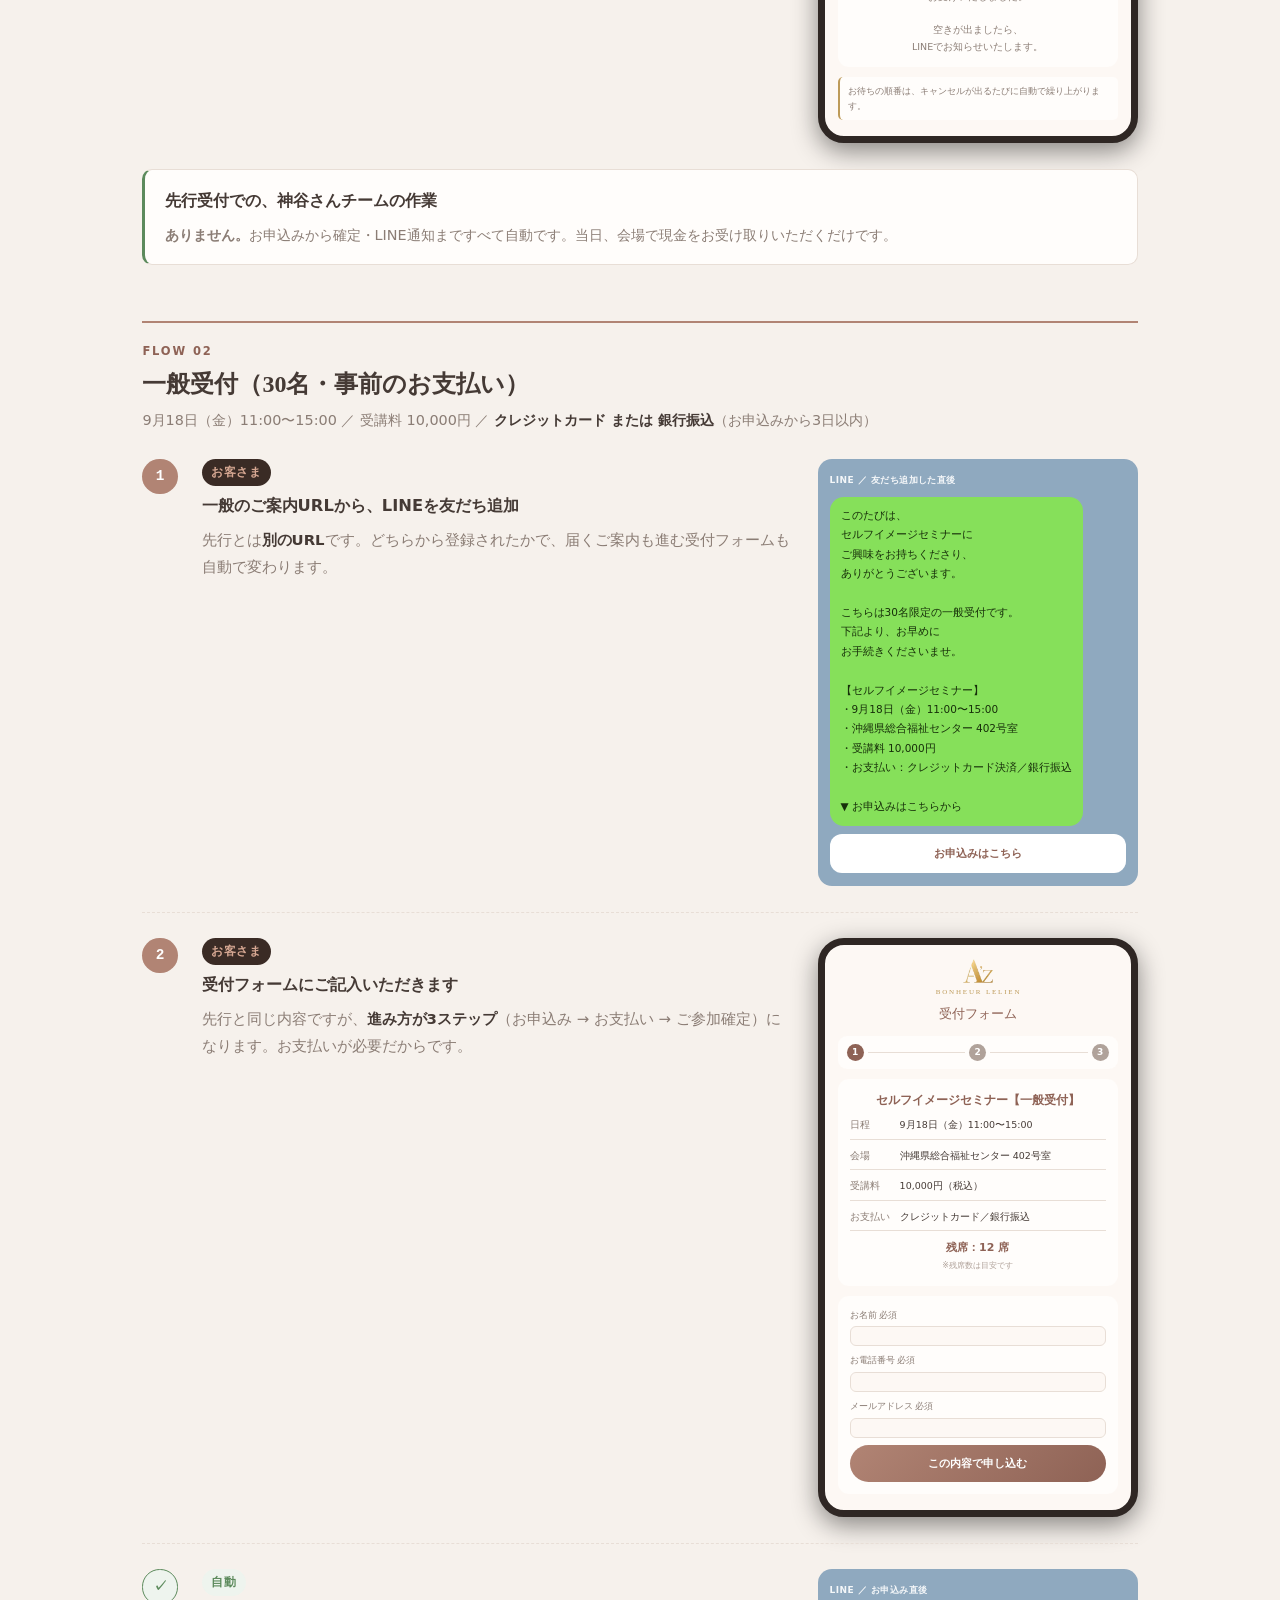
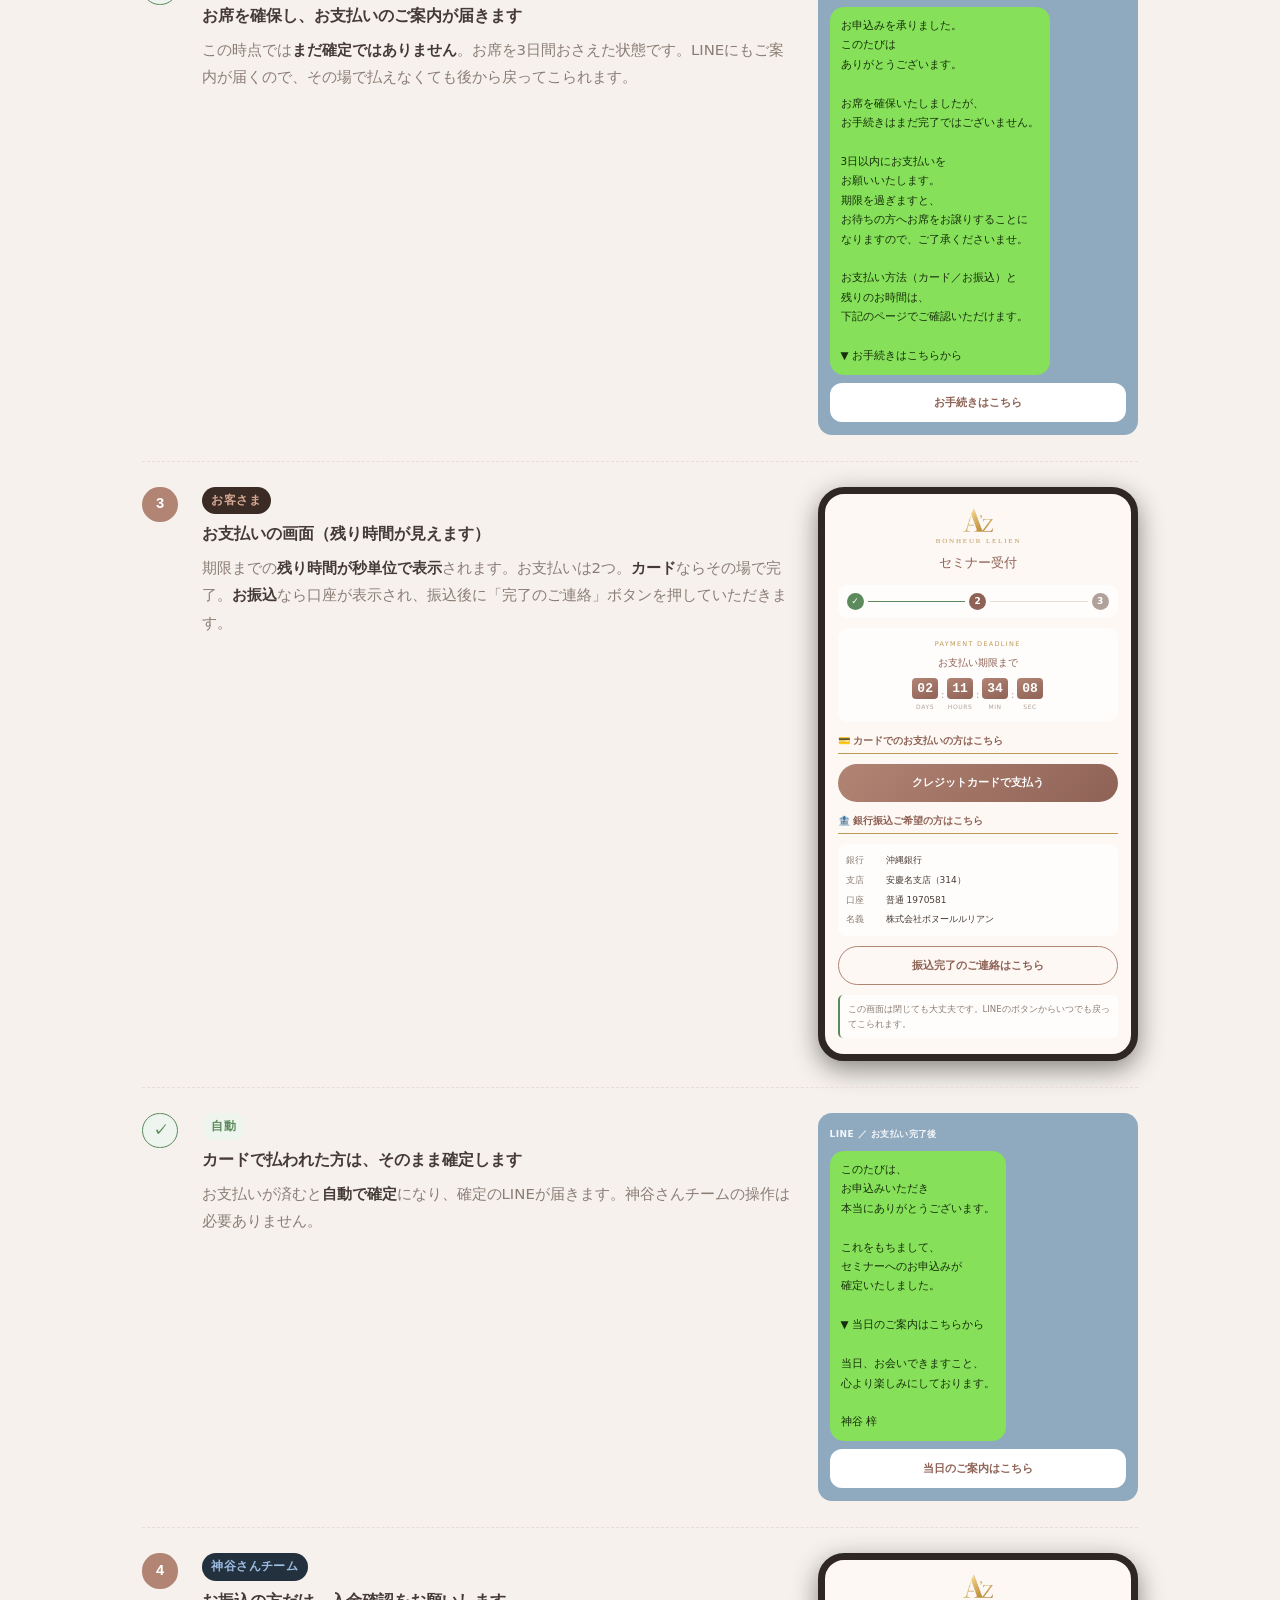
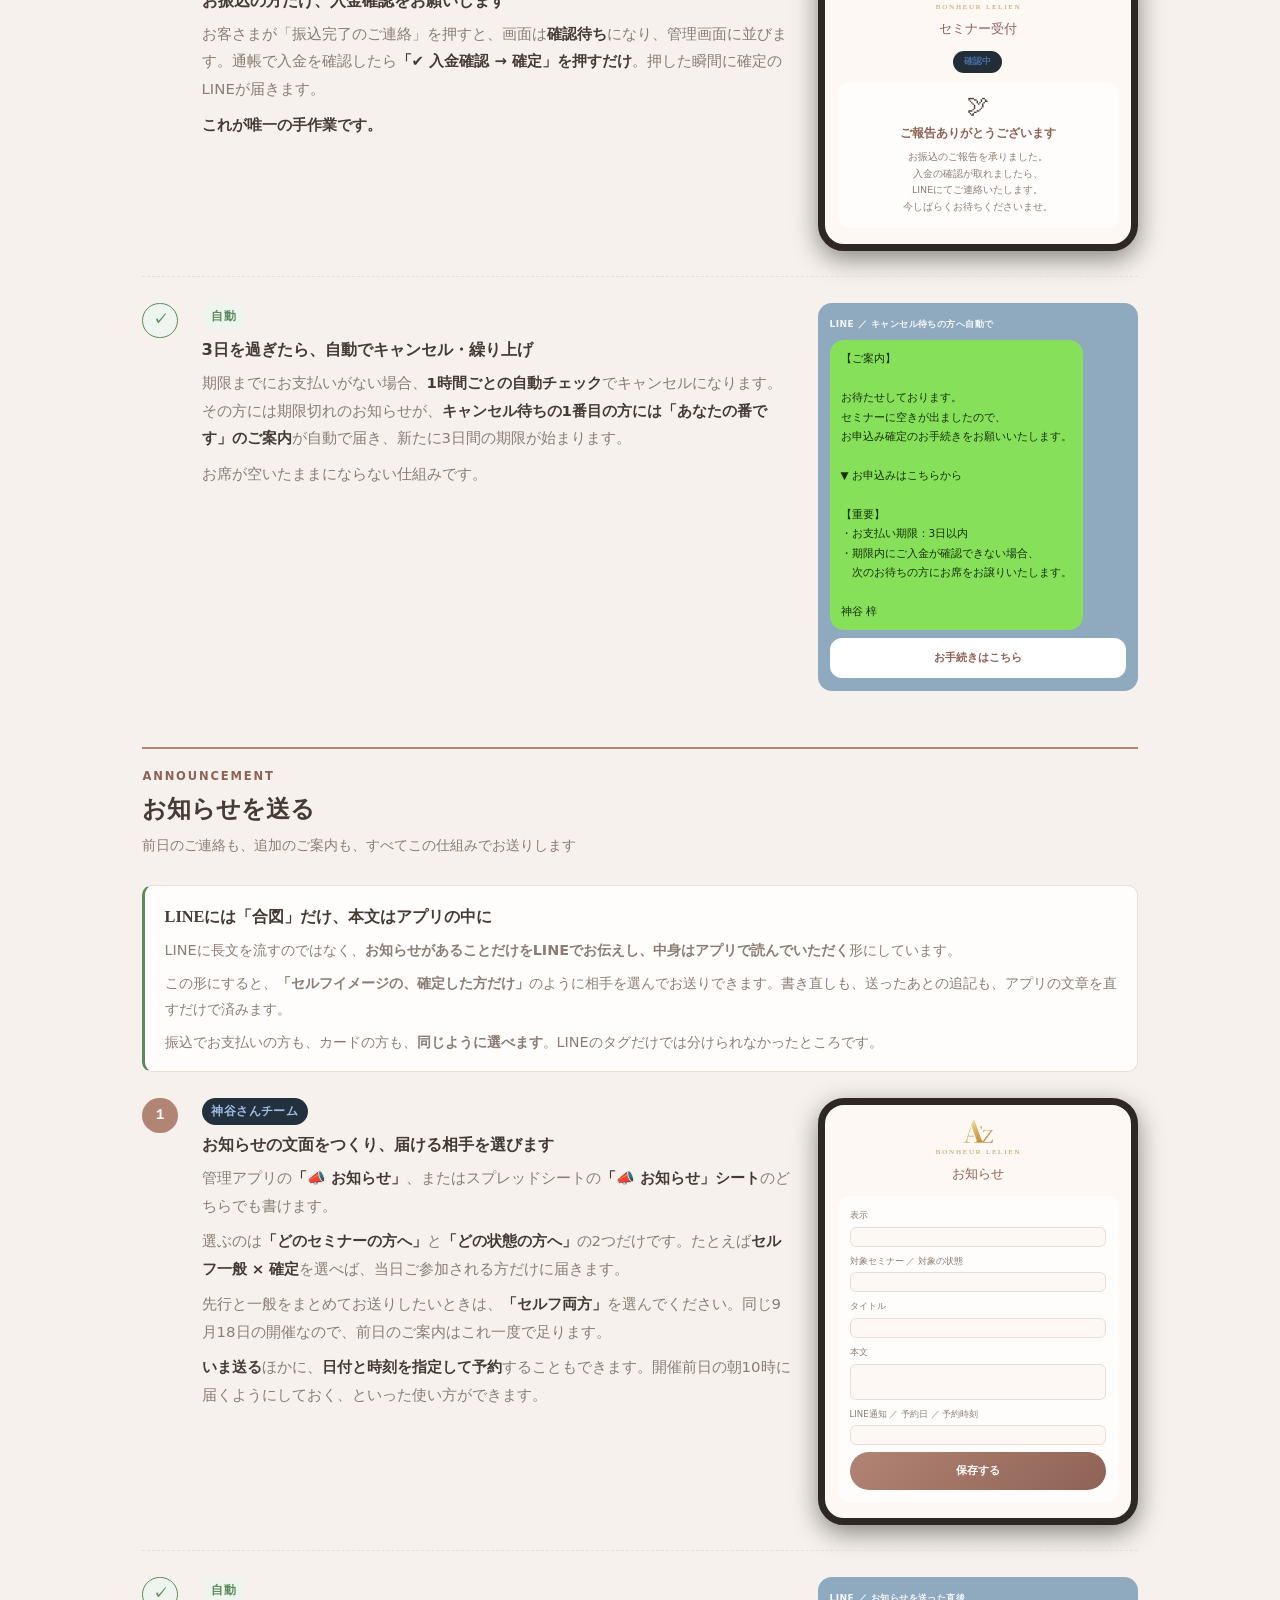
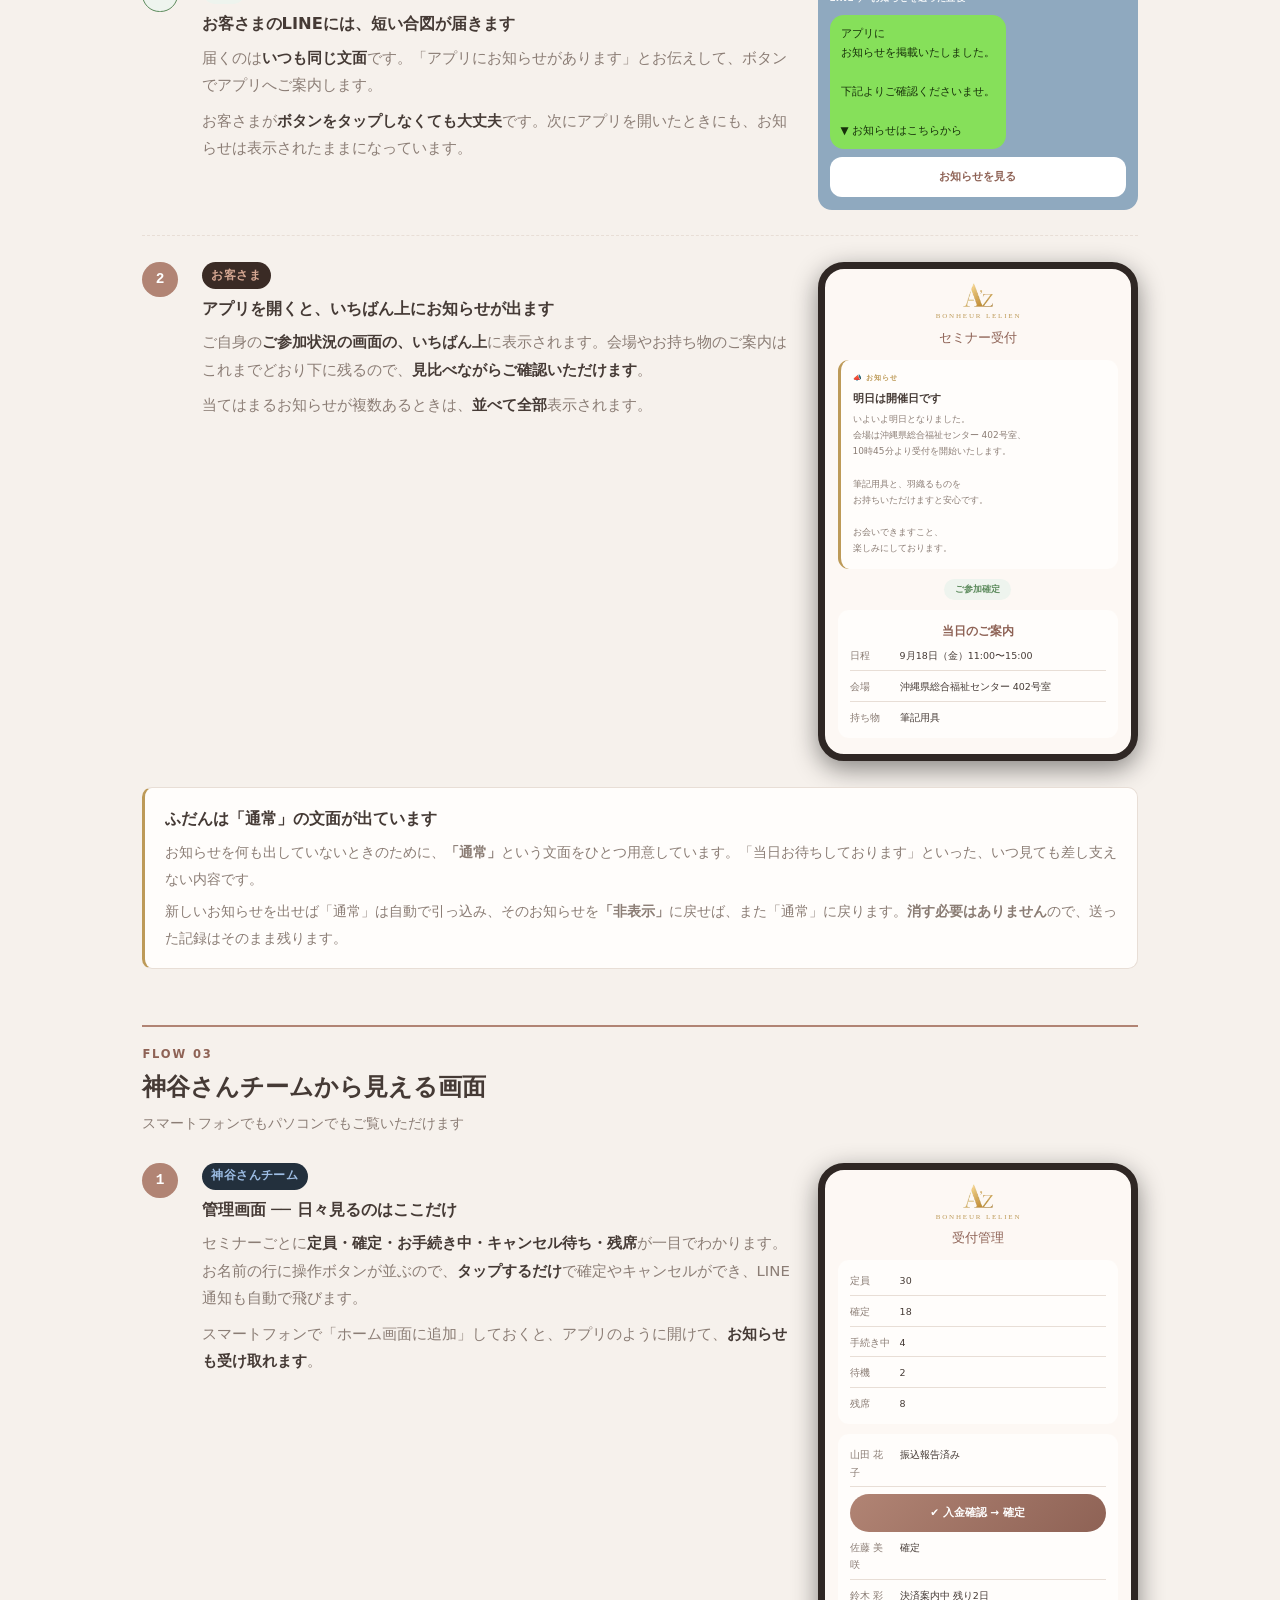
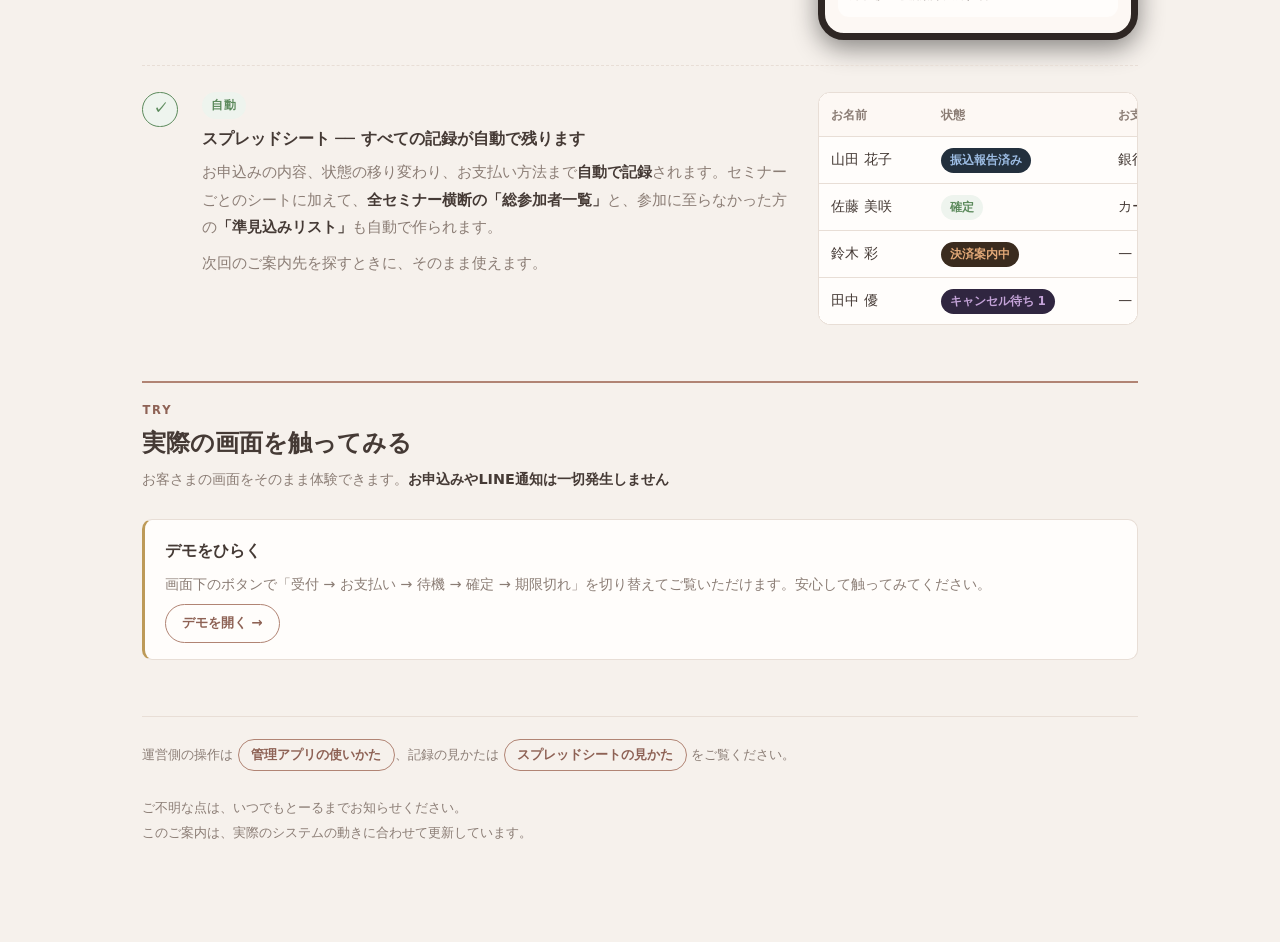
<file: guide.html>
<!DOCTYPE html>
<html lang="ja">
<head>
<meta charset="UTF-8">
<meta name="viewport" content="width=device-width, initial-scale=1.0">
<meta name="robots" content="noindex">
<meta http-equiv="Cache-Control" content="no-cache, no-store, must-revalidate">
<meta http-equiv="Pragma" content="no-cache">
<meta http-equiv="Expires" content="0">
<title>セルフイメージセミナー 受付の流れ｜Bonheur Lelien</title>
<link rel="icon" type="image/png" href="assets/favicon-32.png">
<style>
  *, *::before, *::after { box-sizing: border-box; }
  html, body { margin: 0; padding: 0; }
</style>
<style>
  :root {
    --ground:      #f6f1ec;
    --card:        #fffdfb;
    --card-soft:   #fdf8f4;
    --ink:         #453a35;
    --ink-soft:    #8b7d75;
    --ink-faint:   #b0a29a;
    --line:        #e8ded6;
    --primary:     #b18474;
    --primary-dk:  #8e6255;
    --gold:        #bd9a58;
    --green:       #5c8a5c;
    --green-soft:  #eef4ee;
    --warn:        #c96f5e;
    --purple:      #8a5ca5;
    --line-bg:     #8fa9bf;
    --line-bubble: #86e05a;
    --bezel:       #2f2724;
    --serif: "Yu Mincho", YuMincho, "Hiragino Mincho ProN", "MS PMincho", serif;
    --sans: "Yu Gothic UI", "Yu Gothic", YuGothic, "Hiragino Kaku Gothic ProN", Meiryo, system-ui, sans-serif;
    --mono: Consolas, "Cascadia Mono", ui-monospace, monospace;
  }

  @media (prefers-color-scheme: dark) {
    :root:not([data-theme="light"]) {
      --ground:     #1d1815;
      --card:       #272019;
      --card-soft:  #2e251e;
      --ink:        #ece2da;
      --ink-soft:   #a89890;
      --ink-faint:  #7a6a62;
      --line:       #3a2f28;
      --primary:    #cd9c8a;
      --primary-dk: #e0b6a5;
      --gold:       #d6b477;
      --green:      #86bf86;
      --green-soft: #242c24;
      --warn:       #e0917f;
      --purple:     #b48ccb;
      --line-bg:    #3b4a57;
      --bezel:      #0f0c0a;
    }
  }

  :root[data-theme="dark"] {
    --ground:     #1d1815;
    --card:       #272019;
    --card-soft:  #2e251e;
    --ink:        #ece2da;
    --ink-soft:   #a89890;
    --ink-faint:  #7a6a62;
    --line:       #3a2f28;
    --primary:    #cd9c8a;
    --primary-dk: #e0b6a5;
    --gold:       #d6b477;
    --green:      #86bf86;
    --green-soft: #242c24;
    --warn:       #e0917f;
    --purple:     #b48ccb;
    --line-bg:    #3b4a57;
    --bezel:      #0f0c0a;
  }

  body {
    background: var(--ground);
    color: var(--ink);
    font-family: var(--sans);
    line-height: 1.85;
    -webkit-font-smoothing: antialiased;
  }

  .wrap {
    max-width: 1040px;
    margin: 0 auto;
    padding: 3.5rem 1.4rem 6rem;
    display: flex;
    flex-direction: column;
    gap: 3.5rem;
  }

  /* ---------- header ---------- */
  .masthead { text-align: center; display: flex; flex-direction: column; align-items: center; gap: .5rem; }
  .masthead img { width: 74px; height: auto; }
  .brand {
    font-family: var(--serif);
    font-size: .78rem;
    letter-spacing: .32em;
    color: var(--gold);
    padding-left: .32em;
  }
  h1 {
    font-family: var(--serif);
    font-size: clamp(1.55rem, 4.2vw, 2.15rem);
    font-weight: 600;
    line-height: 1.45;
    text-wrap: balance;
    margin: .2rem 0 0;
  }
  .masthead p { color: var(--ink-soft); font-size: .93rem; max-width: 34em; margin: 0; }
  .rule { width: 46px; height: 1px; background: var(--gold); opacity: .7; }

  /* ---------- section ---------- */
  section { display: flex; flex-direction: column; gap: 1.6rem; }
  .sec-head { display: flex; flex-direction: column; gap: .35rem; border-top: 2px solid var(--primary); padding-top: 1.1rem; }
  .sec-tag {
    font-size: .72rem; letter-spacing: .16em; font-weight: 700;
    color: var(--primary-dk); text-transform: uppercase;
  }
  .sec-head h2 { font-family: var(--serif); font-size: 1.5rem; font-weight: 600; margin: 0; line-height: 1.4; }
  .sec-head .meta { font-size: .9rem; color: var(--ink-soft); }
  .sec-head .meta b { color: var(--ink); font-weight: 600; }

  /* ---------- step ---------- */
  .step {
    display: grid;
    grid-template-columns: 2.2rem 1fr 320px;
    gap: 0 1.5rem;
    align-items: start;
  }
  .step + .step { border-top: 1px dashed var(--line); padding-top: 1.6rem; }
  .num {
    grid-row: 1 / span 2;
    width: 2.2rem; height: 2.2rem; border-radius: 50%;
    background: var(--primary); color: #fff;
    display: flex; align-items: center; justify-content: center;
    font-family: var(--mono); font-size: .9rem; font-weight: 700;
    flex-shrink: 0;
  }
  .num.auto { background: var(--green-soft); color: var(--green); border: 1.5px solid var(--green); }
  .step-body { display: flex; flex-direction: column; gap: .5rem; min-width: 0; }
  .step-body h3 { font-size: 1.02rem; font-weight: 700; margin: 0; line-height: 1.5; }
  .step-body p { margin: 0; font-size: .93rem; color: var(--ink-soft); }
  .step-body p b { color: var(--ink); }
  .who {
    display: inline-flex; align-items: center; gap: .35rem;
    align-self: flex-start;
    font-size: .72rem; font-weight: 700; letter-spacing: .04em;
    padding: .18rem .6rem; border-radius: 999px;
  }
  .who.guest { background: #f3e7e1; color: #9c6f5f; }
  .who.staff { background: #e5edf7; color: #4a6fa5; }
  .who.auto  { background: var(--green-soft); color: var(--green); }
  :root:not([data-theme="light"]) .who.guest, :root[data-theme="dark"] .who.guest { background: #3a2b25; color: #d7a893; }
  :root:not([data-theme="light"]) .who.staff, :root[data-theme="dark"] .who.staff { background: #23303d; color: #9dbde4; }
  .visual { min-width: 0; }
  @media (max-width: 820px) {
    .step { grid-template-columns: 2.2rem 1fr; }
    .num { grid-row: auto; }
    .visual { grid-column: 2; margin-top: .9rem; }
  }

  /* ---------- phone mock ---------- */
  .phone {
    width: 100%; max-width: 320px;
    border: 7px solid var(--bezel);
    border-radius: 26px;
    background: var(--card-soft);
    overflow: hidden;
    box-shadow: 0 8px 26px rgba(90,64,50,.16);
  }
  :root:not([data-theme="light"]) .phone, :root[data-theme="dark"] .phone { box-shadow: 0 8px 26px rgba(0,0,0,.45); }
  .scr { padding: 14px 13px 16px; display: flex; flex-direction: column; gap: 10px; }
  .scr-head { text-align: center; display: flex; flex-direction: column; align-items: center; gap: 3px; }
  .scr-head img { width: 30px; }
  .scr-head .b { font-family: var(--serif); font-size: 7px; letter-spacing: .26em; color: var(--gold); padding-left: .26em; }
  .scr-head .t { font-family: var(--serif); font-size: 13px; color: var(--primary-dk); }

  .bar { display: flex; align-items: center; gap: 4px; background: var(--card); border-radius: 9px; padding: 8px 9px; }
  .bar .dot {
    width: 17px; height: 17px; border-radius: 50%; flex-shrink: 0;
    display: flex; align-items: center; justify-content: center;
    font-size: 9px; font-weight: 700; color: #fff; background: var(--ink-faint);
  }
  .bar .dot.on { background: var(--primary-dk); }
  .bar .dot.ok { background: var(--green); }
  .bar .ln { flex: 1; height: 1.5px; background: var(--line); }
  .bar .ln.ok { background: var(--green); }
  .bar .lb { font-size: 7px; color: var(--ink-soft); white-space: nowrap; }

  .mcard { background: var(--card); border-radius: 11px; padding: 12px 12px; display: flex; flex-direction: column; gap: 7px; }
  .mcard h4 { font-family: var(--serif); font-size: 12px; font-weight: 600; color: var(--primary-dk); margin: 0; text-align: center; line-height: 1.5; }
  .mrow { display: flex; gap: 8px; font-size: 9.5px; border-bottom: 1px solid var(--line); padding-bottom: 5px; }
  .mrow:last-of-type { border-bottom: 0; padding-bottom: 0; }
  .mrow .k { color: var(--ink-soft); width: 42px; flex-shrink: 0; }
  .mrow .v { color: var(--ink); }
  .mcard.news { border-left: 3px solid var(--gold); gap: 5px; text-align: left; }
  .mcard.news .eyebrow { font-size: 7px; font-weight: 700; letter-spacing: .14em; color: var(--gold); }
  .mcard.news h5 { font-size: 10.5px; font-weight: 700; color: var(--ink); margin: 0; line-height: 1.55; }
  .mcard.news p { font-size: 9px; line-height: 1.8; color: var(--ink-soft); margin: 0; white-space: pre-line; }
  .seats { text-align: center; font-size: 11px; font-weight: 700; color: var(--primary-dk); }
  .seats span { display: block; font-size: 8px; font-weight: 400; color: var(--ink-faint); }
  .field { display: flex; flex-direction: column; gap: 3px; }
  .field .lb { font-size: 8.5px; color: var(--ink-soft); }
  .field .box { height: 20px; border: 1px solid var(--line); border-radius: 6px; background: var(--card-soft); }
  .field .box.tall { height: 36px; }
  .btn {
    border-radius: 999px; text-align: center; font-size: 10.5px; font-weight: 700;
    padding: 9px 8px; color: #fff;
    background: linear-gradient(135deg, var(--primary), var(--primary-dk));
  }
  .btn.ghost { background: transparent; color: var(--primary-dk); border: 1.5px solid var(--primary); }
  .icon { text-align: center; font-size: 22px; line-height: 1; }
  .msg { font-size: 9.5px; text-align: center; color: var(--ink-soft); line-height: 1.75; }
  .msg b { color: var(--ink); }
  .badge {
    align-self: center; font-size: 8.5px; font-weight: 700; padding: 3px 11px; border-radius: 999px;
    background: var(--green-soft); color: var(--green);
  }
  .badge.warn { background: #f7ece8; color: var(--warn); }
  .badge.info { background: #e9eff7; color: #4a6fa5; }
  :root:not([data-theme="light"]) .badge.warn, :root[data-theme="dark"] .badge.warn { background: #3b2723; }
  :root:not([data-theme="light"]) .badge.info, :root[data-theme="dark"] .badge.info { background: #232d38; }
  .note {
    font-size: 8.5px; line-height: 1.7; color: var(--ink-soft);
    background: var(--card); border-left: 2.5px solid var(--gold); border-radius: 5px; padding: 7px 8px;
  }
  .note.green { border-left-color: var(--green); }

  /* countdown */
  .cd { background: var(--card); border-radius: 10px; padding: 10px 8px; display: flex; flex-direction: column; align-items: center; gap: 5px; }
  .cd .ttl { font-family: var(--serif); font-size: 9.5px; color: var(--primary-dk); }
  .cd .eb { font-size: 6.5px; letter-spacing: .2em; color: var(--gold); }
  .cd .digits { display: flex; align-items: center; gap: 3px; }
  .cd .d {
    background: linear-gradient(160deg, var(--primary), var(--primary-dk));
    color: #fff; font-family: var(--mono); font-size: 13px; font-weight: 700;
    border-radius: 4px; padding: 4px 5px; line-height: 1;
  }
  .cd .sep { color: var(--ink-faint); font-size: 10px; }
  .cd .u { font-size: 6px; letter-spacing: .1em; color: var(--ink-faint); text-align: center; }
  .cd .unit { display: flex; flex-direction: column; gap: 2px; align-items: center; }

  .pay-h { font-size: 10px; font-weight: 700; color: var(--primary-dk); border-bottom: 1.5px solid var(--gold); padding-bottom: 3px; }
  .bank { background: var(--card); border-radius: 8px; padding: 8px; font-size: 9px; display: flex; flex-direction: column; gap: 3px; }
  .bank .r { display: flex; gap: 6px; }
  .bank .r .k { color: var(--ink-soft); width: 34px; }

  /* ---------- LINE bubble ---------- */
  .talk {
    background: var(--line-bg);
    border-radius: 14px;
    padding: 13px 12px;
    display: flex; flex-direction: column; gap: 8px;
    max-width: 320px;
  }
  .talk .who-lb { font-size: 9px; color: rgba(255,255,255,.9); font-weight: 700; letter-spacing: .05em; }
  .bubble {
    background: var(--line-bubble);
    color: #17300a;
    border-radius: 14px;
    padding: 9px 11px;
    font-size: 10.5px;
    line-height: 1.85;
    white-space: pre-line;
    align-self: flex-start;
  }
  .bubble.btn-b {
    background: #fff; color: var(--primary-dk); font-weight: 700;
    text-align: center; align-self: stretch; font-size: 10.5px; padding: 10px;
    border-radius: 12px;
  }

  /* ---------- ops table ---------- */
  .tbl-wrap { overflow-x: auto; border: 1px solid var(--line); border-radius: 12px; background: var(--card); }
  table { border-collapse: collapse; width: 100%; font-size: .87rem; min-width: 520px; }
  th, td { padding: .62rem .8rem; text-align: left; border-bottom: 1px solid var(--line); }
  th { background: var(--card-soft); font-size: .78rem; color: var(--ink-soft); font-weight: 700; white-space: nowrap; }
  tr:last-child td { border-bottom: 0; }
  .pill { display: inline-block; font-size: .72rem; font-weight: 700; padding: .12rem .55rem; border-radius: 999px; }
  .pill.ok { background: var(--green-soft); color: var(--green); }
  .pill.pay { background: #fdeee3; color: #c97b3d; }
  .pill.bank { background: #e5edf7; color: #4a6fa5; }
  .pill.wait { background: #efe5f5; color: var(--purple); }
  :root:not([data-theme="light"]) .pill.pay, :root[data-theme="dark"] .pill.pay { background: #3a2b1e; color: #e3a978; }
  :root:not([data-theme="light"]) .pill.bank, :root[data-theme="dark"] .pill.bank { background: #23303d; color: #9dbde4; }
  :root:not([data-theme="light"]) .pill.wait, :root[data-theme="dark"] .pill.wait { background: #302640; color: #c4a3d8; }
  .mini-btn { display:inline-block; font-size:.7rem; font-weight:700; padding:.2rem .6rem; border-radius:8px; background:var(--green-soft); color:var(--green); }

  /* ---------- callout ---------- */
  .call {
    background: var(--card); border: 1px solid var(--line);
    border-left: 3px solid var(--gold);
    border-radius: 10px; padding: 1rem 1.2rem;
    display: flex; flex-direction: column; gap: .35rem;
  }
  .call h3 { font-family: var(--serif); font-size: 1.02rem; margin: 0; font-weight: 600; }
  .call p { margin: 0; font-size: .9rem; color: var(--ink-soft); }
  .call.calm { border-left-color: var(--green); }

  .try {
    display: inline-flex; align-items: center; gap: .4rem;
    font-size: .84rem; font-weight: 700; color: var(--primary-dk);
    text-decoration: none; border: 1.5px solid var(--primary);
    border-radius: 999px; padding: .38rem 1rem;
    align-self: flex-start;
  }
  .try:hover { background: var(--primary); color: #fff; }
  .try:focus-visible { outline: 2px solid var(--gold); outline-offset: 2px; }

  footer { border-top: 1px solid var(--line); padding-top: 1.4rem; font-size: .84rem; color: var(--ink-soft); }

  @media (prefers-reduced-motion: reduce) { * { transition: none !important; animation: none !important; } }
</style>

</head>
<body>
<div class="wrap">

  <header class="masthead">
    <img src="assets/logo.png" alt="A'z">
    <div class="brand">BONHEUR LELIEN</div>
    <h1>セルフイメージセミナー<br>受付の流れ</h1>
    <div class="rule"></div>
    <p>お客さまがどんな画面を見て、どんなLINEを受け取るのか。<br>先行受付と一般受付、それぞれの流れを画面付きでご説明します。</p>
  </header>

  <div class="call calm">
    <h3>まず、いちばん大事なこと</h3>
    <p>お申込みからご参加確定まで、<b>ほとんどが自動</b>で進みます。神谷さんチームの手作業は、<b>お振込の入金を確認して「確定」を押す</b>——基本これだけです。</p>
  </div>

  <!-- ===================== 先行 ===================== -->
  <section>
    <div class="sec-head">
      <div class="sec-tag">Flow 01</div>
      <h2>先行受付（20名・当日現金）</h2>
      <div class="meta">9月18日（金）11:00〜15:00 ／ 受講料 10,000円 ／ <b>お支払いは当日、会場にて現金</b></div>
    </div>

    <div class="step">
      <div class="num">1</div>
      <div class="step-body">
        <span class="who guest">お客さま</span>
        <h3>先行のご案内URLから、LINEを友だち追加</h3>
        <p>Instagramなどでお配りするURLです。追加した瞬間に、<b>先行受付のご案内が自動で届きます</b>。</p>
      </div>
      <div class="visual">
        <div class="talk">
          <div class="who-lb">LINE ／ 友だち追加した直後</div>
          <div class="bubble">先行のご案内から
お越しくださり、
本当にありがとうございます。

こちらは20名限定の先行受付です。
下記より、お早めに
お手続きくださいませ。

【セルフイメージセミナー】
・9月18日（金）11:00〜15:00
・沖縄県総合福祉センター 402号室
・受講料 10,000円
・当日 会場にて現金でお支払い

▼ お申込みはこちらから</div>
          <div class="bubble btn-b">お申込みはこちら</div>
        </div>
      </div>
    </div>

    <div class="step">
      <div class="num">2</div>
      <div class="step-body">
        <span class="who guest">お客さま</span>
        <h3>ボタンをタップすると、受付フォームが開きます</h3>
        <p>セミナーの内容と<b>残席</b>が表示されます。お名前・<b>フリガナ</b>・お電話番号・生年月日・メールアドレス・ご職業・お悩みをご記入いただきます。</p>
        <p>フリガナは<b>ひらがなで入れても自動でカタカナ</b>になります。当日の受付や、お振込のお名前の照合に使います。</p>
        <p>先行受付は当日現金なので、<b>進み方は「お申込み → ご参加確定」の2ステップ</b>です。</p>
      </div>
      <div class="visual">
        <div class="phone"><div class="scr">
          <div class="scr-head">
            <img src="assets/logo.png" alt="">
            <div class="b">BONHEUR LELIEN</div>
            <div class="t">受付フォーム</div>
          </div>
          <div class="bar">
            <div class="dot on">1</div><div class="ln"></div><div class="dot">2</div>
          </div>
          <div class="mcard">
            <h4>セルフイメージセミナー【先行受付】</h4>
            <div class="mrow"><span class="k">日程</span><span class="v">9月18日（金）11:00〜15:00</span></div>
            <div class="mrow"><span class="k">会場</span><span class="v">沖縄県総合福祉センター 402号室</span></div>
            <div class="mrow"><span class="k">受講料</span><span class="v">10,000円（税込）</span></div>
            <div class="mrow"><span class="k">お支払い</span><span class="v">当日 会場にて現金</span></div>
            <div class="seats">残席：8 席<span>※残席数は目安です</span></div>
          </div>
          <div class="mcard">
            <div class="field"><span class="lb">お名前 必須</span><span class="box"></span></div>
            <div class="field"><span class="lb">お名前（フリガナ） 必須</span><span class="box"></span></div>
            <div class="field"><span class="lb">お電話番号 必須</span><span class="box"></span></div>
            <div class="field"><span class="lb">メールアドレス 必須</span><span class="box"></span></div>
            <div class="field"><span class="lb">いま感じているお悩み 必須</span><span class="box tall"></span></div>
            <div class="btn">この内容で申し込む</div>
          </div>
        </div></div>
      </div>
    </div>

    <div class="step">
      <div class="num auto">✓</div>
      <div class="step-body">
        <span class="who auto">自動</span>
        <h3>送信した瞬間に、ご参加が確定します</h3>
        <p>当日現金のお支払いなので、<b>お支払いを待たずにその場で確定</b>です。画面には会場・持ち物・地図が表示され、同時に<b>確定のLINEが届きます</b>。</p>
        <p>この画面は、LINEのボタンからいつでも見返せます。</p>
      </div>
      <div class="visual">
        <div class="phone"><div class="scr">
          <div class="scr-head">
            <img src="assets/logo.png" alt="">
            <div class="b">BONHEUR LELIEN</div>
            <div class="t">セミナー受付</div>
          </div>
          <div class="bar">
            <div class="dot ok">✓</div><div class="ln ok"></div><div class="dot ok">✓</div>
          </div>
          <div class="badge">ご参加確定</div>
          <div class="mcard">
            <div class="icon">🌸</div>
            <h4>ご参加が確定いたしました</h4>
            <div class="msg">デモ 花子 さま</div>
            <div class="mrow"><span class="k">セミナー</span><span class="v">セルフイメージセミナー【先行受付】</span></div>
            <div class="mrow"><span class="k">日程</span><span class="v">9月18日（金）11:00〜15:00</span></div>
            <div class="mrow"><span class="k">会場</span><span class="v">沖縄県総合福祉センター 402号室</span></div>
            <div class="mrow"><span class="k">持ち物</span><span class="v">筆記用具</span></div>
            <div class="mrow"><span class="k">お支払い</span><span class="v">当日 会場にて現金</span></div>
            <div class="btn ghost">地図を見る</div>
          </div>
        </div></div>
      </div>
    </div>

    <div class="step">
      <div class="num auto">✓</div>
      <div class="step-body">
        <span class="who auto">自動</span>
        <h3>確定のお知らせがLINEに届きます</h3>
        <p>お客さまが「申し込めたかどうか」を不安に思わないよう、LINEにも記録が残ります。ボタンから当日のご案内へ戻れます。</p>
      </div>
      <div class="visual">
        <div class="talk">
          <div class="who-lb">LINE ／ 申込直後</div>
          <div class="bubble">このたびは、
お申込みいただき
本当にありがとうございます。

これをもちまして、
セミナーへのお申込みが
確定いたしました。

▼ 当日のご案内はこちらから

開催日が近づきましたら、
改めてご案内をお届けしますので、
今しばらくお待ちくださいませ。

当日、お会いできますこと、
心より楽しみにしております。

神谷 梓</div>
          <div class="bubble btn-b">当日のご案内はこちら</div>
        </div>
      </div>
    </div>

    <div class="step">
      <div class="num auto">✓</div>
      <div class="step-body">
        <span class="who auto">自動</span>
        <h3>20名が埋まったら、自動でキャンセル待ちに切り替わります</h3>
        <p>満席後にお申込みいただいた方は、<b>お待ちの順番</b>とともにキャンセル待ちとして記録されます。空きが出たら、お待ちの1番目の方へ自動でご案内が届きます。</p>
      </div>
      <div class="visual">
        <div class="phone"><div class="scr">
          <div class="scr-head">
            <img src="assets/logo.png" alt="">
            <div class="b">BONHEUR LELIEN</div>
            <div class="t">セミナー受付</div>
          </div>
          <div class="badge warn">キャンセル待ち</div>
          <div class="mcard">
            <div class="icon">🕊</div>
            <h4>キャンセル待ちで承りました</h4>
            <div class="msg">ただいま満席のため、<br><b>3番目</b>のキャンセル待ちで<br>お受けいたしました。<br><br>空きが出ましたら、<br>LINEでお知らせいたします。</div>
          </div>
          <div class="note">お待ちの順番は、キャンセルが出るたびに自動で繰り上がります。</div>
        </div></div>
      </div>
    </div>

    <div class="call calm">
      <h3>先行受付での、神谷さんチームの作業</h3>
      <p><b>ありません。</b>お申込みから確定・LINE通知まですべて自動です。当日、会場で現金をお受け取りいただくだけです。</p>
    </div>
  </section>

  <!-- ===================== 一般 ===================== -->
  <section>
    <div class="sec-head">
      <div class="sec-tag">Flow 02</div>
      <h2>一般受付（30名・事前のお支払い）</h2>
      <div class="meta">9月18日（金）11:00〜15:00 ／ 受講料 10,000円 ／ <b>クレジットカード または 銀行振込</b>（お申込みから3日以内）</div>
    </div>

    <div class="step">
      <div class="num">1</div>
      <div class="step-body">
        <span class="who guest">お客さま</span>
        <h3>一般のご案内URLから、LINEを友だち追加</h3>
        <p>先行とは<b>別のURL</b>です。どちらから登録されたかで、届くご案内も進む受付フォームも自動で変わります。</p>
      </div>
      <div class="visual">
        <div class="talk">
          <div class="who-lb">LINE ／ 友だち追加した直後</div>
          <div class="bubble">このたびは、
セルフイメージセミナーに
ご興味をお持ちくださり、
ありがとうございます。

こちらは30名限定の一般受付です。
下記より、お早めに
お手続きくださいませ。

【セルフイメージセミナー】
・9月18日（金）11:00〜15:00
・沖縄県総合福祉センター 402号室
・受講料 10,000円
・お支払い：クレジットカード決済／銀行振込

▼ お申込みはこちらから</div>
          <div class="bubble btn-b">お申込みはこちら</div>
        </div>
      </div>
    </div>

    <div class="step">
      <div class="num">2</div>
      <div class="step-body">
        <span class="who guest">お客さま</span>
        <h3>受付フォームにご記入いただきます</h3>
        <p>先行と同じ内容ですが、<b>進み方が3ステップ</b>（お申込み → お支払い → ご参加確定）になります。お支払いが必要だからです。</p>
      </div>
      <div class="visual">
        <div class="phone"><div class="scr">
          <div class="scr-head">
            <img src="assets/logo.png" alt="">
            <div class="b">BONHEUR LELIEN</div>
            <div class="t">受付フォーム</div>
          </div>
          <div class="bar">
            <div class="dot on">1</div><div class="ln"></div><div class="dot">2</div><div class="ln"></div><div class="dot">3</div>
          </div>
          <div class="mcard">
            <h4>セルフイメージセミナー【一般受付】</h4>
            <div class="mrow"><span class="k">日程</span><span class="v">9月18日（金）11:00〜15:00</span></div>
            <div class="mrow"><span class="k">会場</span><span class="v">沖縄県総合福祉センター 402号室</span></div>
            <div class="mrow"><span class="k">受講料</span><span class="v">10,000円（税込）</span></div>
            <div class="mrow"><span class="k">お支払い</span><span class="v">クレジットカード／銀行振込</span></div>
            <div class="seats">残席：12 席<span>※残席数は目安です</span></div>
          </div>
          <div class="mcard">
            <div class="field"><span class="lb">お名前 必須</span><span class="box"></span></div>
            <div class="field"><span class="lb">お電話番号 必須</span><span class="box"></span></div>
            <div class="field"><span class="lb">メールアドレス 必須</span><span class="box"></span></div>
            <div class="btn">この内容で申し込む</div>
          </div>
        </div></div>
      </div>
    </div>

    <div class="step">
      <div class="num auto">✓</div>
      <div class="step-body">
        <span class="who auto">自動</span>
        <h3>お席を確保し、お支払いのご案内が届きます</h3>
        <p>この時点では<b>まだ確定ではありません</b>。お席を3日間おさえた状態です。LINEにもご案内が届くので、その場で払えなくても後から戻ってこられます。</p>
      </div>
      <div class="visual">
        <div class="talk">
          <div class="who-lb">LINE ／ お申込み直後</div>
          <div class="bubble">お申込みを承りました。
このたびは
ありがとうございます。

お席を確保いたしましたが、
お手続きはまだ完了ではございません。

3日以内にお支払いを
お願いいたします。
期限を過ぎますと、
お待ちの方へお席をお譲りすることに
なりますので、ご了承くださいませ。

お支払い方法（カード／お振込）と
残りのお時間は、
下記のページでご確認いただけます。

▼ お手続きはこちらから</div>
          <div class="bubble btn-b">お手続きはこちら</div>
        </div>
      </div>
    </div>

    <div class="step">
      <div class="num">3</div>
      <div class="step-body">
        <span class="who guest">お客さま</span>
        <h3>お支払いの画面（残り時間が見えます）</h3>
        <p>期限までの<b>残り時間が秒単位で表示</b>されます。お支払いは2つ。<b>カード</b>ならその場で完了。<b>お振込</b>なら口座が表示され、振込後に「完了のご連絡」ボタンを押していただきます。</p>
      </div>
      <div class="visual">
        <div class="phone"><div class="scr">
          <div class="scr-head">
            <img src="assets/logo.png" alt="">
            <div class="b">BONHEUR LELIEN</div>
            <div class="t">セミナー受付</div>
          </div>
          <div class="bar">
            <div class="dot ok">✓</div><div class="ln ok"></div><div class="dot on">2</div><div class="ln"></div><div class="dot">3</div>
          </div>
          <div class="cd">
            <div class="eb">PAYMENT DEADLINE</div>
            <div class="ttl">お支払い期限まで</div>
            <div class="digits">
              <div class="unit"><div class="d">02</div><div class="u">DAYS</div></div><div class="sep">:</div>
              <div class="unit"><div class="d">11</div><div class="u">HOURS</div></div><div class="sep">:</div>
              <div class="unit"><div class="d">34</div><div class="u">MIN</div></div><div class="sep">:</div>
              <div class="unit"><div class="d">08</div><div class="u">SEC</div></div>
            </div>
          </div>
          <div class="pay-h">💳 カードでのお支払いの方はこちら</div>
          <div class="btn">クレジットカードで支払う</div>
          <div class="pay-h">🏦 銀行振込ご希望の方はこちら</div>
          <div class="bank">
            <div class="r"><span class="k">銀行</span><span>沖縄銀行</span></div>
            <div class="r"><span class="k">支店</span><span>安慶名支店（314）</span></div>
            <div class="r"><span class="k">口座</span><span>普通 1970581</span></div>
            <div class="r"><span class="k">名義</span><span>株式会社ボヌールルリアン</span></div>
          </div>
          <div class="btn ghost">振込完了のご連絡はこちら</div>
          <div class="note green">この画面は閉じても大丈夫です。LINEのボタンからいつでも戻ってこられます。</div>
        </div></div>
      </div>
    </div>

    <div class="step">
      <div class="num auto">✓</div>
      <div class="step-body">
        <span class="who auto">自動</span>
        <h3>カードで払われた方は、そのまま確定します</h3>
        <p>お支払いが済むと<b>自動で確定</b>になり、確定のLINEが届きます。神谷さんチームの操作は必要ありません。</p>
      </div>
      <div class="visual">
        <div class="talk">
          <div class="who-lb">LINE ／ お支払い完了後</div>
          <div class="bubble">このたびは、
お申込みいただき
本当にありがとうございます。

これをもちまして、
セミナーへのお申込みが
確定いたしました。

▼ 当日のご案内はこちらから

当日、お会いできますこと、
心より楽しみにしております。

神谷 梓</div>
          <div class="bubble btn-b">当日のご案内はこちら</div>
        </div>
      </div>
    </div>

    <div class="step">
      <div class="num">4</div>
      <div class="step-body">
        <span class="who staff">神谷さんチーム</span>
        <h3>お振込の方だけ、入金確認をお願いします</h3>
        <p>お客さまが「振込完了のご連絡」を押すと、画面は<b>確認待ち</b>になり、管理画面に並びます。通帳で入金を確認したら<b>「✔ 入金確認 → 確定」を押すだけ</b>。押した瞬間に確定のLINEが届きます。</p>
        <p><b>これが唯一の手作業です。</b></p>
      </div>
      <div class="visual">
        <div class="phone"><div class="scr">
          <div class="scr-head">
            <img src="assets/logo.png" alt="">
            <div class="b">BONHEUR LELIEN</div>
            <div class="t">セミナー受付</div>
          </div>
          <div class="badge info">確認中</div>
          <div class="mcard">
            <div class="icon">🕊</div>
            <h4>ご報告ありがとうございます</h4>
            <div class="msg">お振込のご報告を承りました。<br>入金の確認が取れましたら、<br>LINEにてご連絡いたします。<br>今しばらくお待ちくださいませ。</div>
          </div>
        </div></div>
      </div>
    </div>

    <div class="step">
      <div class="num auto">✓</div>
      <div class="step-body">
        <span class="who auto">自動</span>
        <h3>3日を過ぎたら、自動でキャンセル・繰り上げ</h3>
        <p>期限までにお支払いがない場合、<b>1時間ごとの自動チェック</b>でキャンセルになります。その方には期限切れのお知らせが、<b>キャンセル待ちの1番目の方には「あなたの番です」のご案内</b>が自動で届き、新たに3日間の期限が始まります。</p>
        <p>お席が空いたままにならない仕組みです。</p>
      </div>
      <div class="visual">
        <div class="talk">
          <div class="who-lb">LINE ／ キャンセル待ちの方へ自動で</div>
          <div class="bubble">【ご案内】

お待たせしております。
セミナーに空きが出ましたので、
お申込み確定のお手続きをお願いいたします。

▼ お申込みはこちらから

【重要】
・お支払い期限：3日以内
・期限内にご入金が確認できない場合、
　次のお待ちの方にお席をお譲りいたします。

神谷 梓</div>
          <div class="bubble btn-b">お手続きはこちら</div>
        </div>
      </div>
    </div>
  </section>

  <!-- ===================== お知らせ ===================== -->
  <section>
    <div class="sec-head">
      <div class="sec-tag">Announcement</div>
      <h2>お知らせを送る</h2>
      <div class="meta">前日のご連絡も、追加のご案内も、すべてこの仕組みでお送りします</div>
    </div>

    <div class="call calm">
      <h3>LINEには「合図」だけ、本文はアプリの中に</h3>
      <p>LINEに長文を流すのではなく、<b>お知らせがあることだけをLINEでお伝えし、中身はアプリで読んでいただく</b>形にしています。</p>
      <p>この形にすると、<b>「セルフイメージの、確定した方だけ」</b>のように相手を選んでお送りできます。書き直しも、送ったあとの追記も、アプリの文章を直すだけで済みます。</p>
      <p>振込でお支払いの方も、カードの方も、<b>同じように選べます</b>。LINEのタグだけでは分けられなかったところです。</p>
    </div>

    <div class="step">
      <div class="num">1</div>
      <div class="step-body">
        <span class="who staff">神谷さんチーム</span>
        <h3>お知らせの文面をつくり、届ける相手を選びます</h3>
        <p>管理アプリの<b>「📣 お知らせ」</b>、またはスプレッドシートの<b>「📣 お知らせ」シート</b>のどちらでも書けます。</p>
        <p>選ぶのは<b>「どのセミナーの方へ」</b>と<b>「どの状態の方へ」</b>の2つだけです。たとえば<b>セルフ一般 × 確定</b>を選べば、当日ご参加される方だけに届きます。</p>
        <p>先行と一般をまとめてお送りしたいときは、<b>「セルフ両方」</b>を選んでください。同じ9月18日の開催なので、前日のご案内はこれ一度で足ります。</p>
        <p><b>いま送る</b>ほかに、<b>日付と時刻を指定して予約</b>することもできます。開催前日の朝10時に届くようにしておく、といった使い方ができます。</p>
      </div>
      <div class="visual">
        <div class="phone"><div class="scr">
          <div class="scr-head">
            <img src="assets/logo.png" alt="">
            <div class="b">BONHEUR LELIEN</div>
            <div class="t">お知らせ</div>
          </div>
          <div class="mcard">
            <div class="field"><span class="lb">表示</span><span class="box"></span></div>
            <div class="field"><span class="lb">対象セミナー ／ 対象の状態</span><span class="box"></span></div>
            <div class="field"><span class="lb">タイトル</span><span class="box"></span></div>
            <div class="field"><span class="lb">本文</span><span class="box tall"></span></div>
            <div class="field"><span class="lb">LINE通知 ／ 予約日 ／ 予約時刻</span><span class="box"></span></div>
            <div class="btn">保存する</div>
          </div>
        </div></div>
      </div>
    </div>

    <div class="step">
      <div class="num auto">✓</div>
      <div class="step-body">
        <span class="who auto">自動</span>
        <h3>お客さまのLINEには、短い合図が届きます</h3>
        <p>届くのは<b>いつも同じ文面</b>です。「アプリにお知らせがあります」とお伝えして、ボタンでアプリへご案内します。</p>
        <p>お客さまが<b>ボタンをタップしなくても大丈夫</b>です。次にアプリを開いたときにも、お知らせは表示されたままになっています。</p>
      </div>
      <div class="visual">
        <div class="talk">
          <div class="who-lb">LINE ／ お知らせを送った直後</div>
          <div class="bubble">アプリに
お知らせを掲載いたしました。

下記よりご確認くださいませ。

▼ お知らせはこちらから</div>
          <div class="bubble btn-b">お知らせを見る</div>
        </div>
      </div>
    </div>

    <div class="step">
      <div class="num">2</div>
      <div class="step-body">
        <span class="who guest">お客さま</span>
        <h3>アプリを開くと、いちばん上にお知らせが出ます</h3>
        <p>ご自身の<b>ご参加状況の画面の、いちばん上</b>に表示されます。会場やお持ち物のご案内はこれまでどおり下に残るので、<b>見比べながらご確認いただけます</b>。</p>
        <p>当てはまるお知らせが複数あるときは、<b>並べて全部</b>表示されます。</p>
      </div>
      <div class="visual">
        <div class="phone"><div class="scr">
          <div class="scr-head">
            <img src="assets/logo.png" alt="">
            <div class="b">BONHEUR LELIEN</div>
            <div class="t">セミナー受付</div>
          </div>
          <div class="mcard news">
            <div class="eyebrow">📣 お知らせ</div>
            <h5>明日は開催日です</h5>
            <p>いよいよ明日となりました。
会場は沖縄県総合福祉センター 402号室、
10時45分より受付を開始いたします。

筆記用具と、羽織るものを
お持ちいただけますと安心です。

お会いできますこと、
楽しみにしております。</p>
          </div>
          <div class="badge">ご参加確定</div>
          <div class="mcard">
            <h4>当日のご案内</h4>
            <div class="mrow"><span class="k">日程</span><span class="v">9月18日（金）11:00〜15:00</span></div>
            <div class="mrow"><span class="k">会場</span><span class="v">沖縄県総合福祉センター 402号室</span></div>
            <div class="mrow"><span class="k">持ち物</span><span class="v">筆記用具</span></div>
          </div>
        </div></div>
      </div>
    </div>

    <div class="call">
      <h3>ふだんは「通常」の文面が出ています</h3>
      <p>お知らせを何も出していないときのために、<b>「通常」</b>という文面をひとつ用意しています。「当日お待ちしております」といった、いつ見ても差し支えない内容です。</p>
      <p>新しいお知らせを出せば「通常」は自動で引っ込み、そのお知らせを<b>「非表示」</b>に戻せば、また「通常」に戻ります。<b>消す必要はありません</b>ので、送った記録はそのまま残ります。</p>
    </div>
  </section>

  <!-- ===================== 運営 ===================== -->
  <section>
    <div class="sec-head">
      <div class="sec-tag">Flow 03</div>
      <h2>神谷さんチームから見える画面</h2>
      <div class="meta">スマートフォンでもパソコンでもご覧いただけます</div>
    </div>

    <div class="step">
      <div class="num">1</div>
      <div class="step-body">
        <span class="who staff">神谷さんチーム</span>
        <h3>管理画面 ── 日々見るのはここだけ</h3>
        <p>セミナーごとに<b>定員・確定・お手続き中・キャンセル待ち・残席</b>が一目でわかります。お名前の行に操作ボタンが並ぶので、<b>タップするだけ</b>で確定やキャンセルができ、LINE通知も自動で飛びます。</p>
        <p>スマートフォンで「ホーム画面に追加」しておくと、アプリのように開けて、<b>お知らせも受け取れます</b>。</p>
      </div>
      <div class="visual">
        <div class="phone"><div class="scr">
          <div class="scr-head">
            <img src="assets/logo.png" alt="">
            <div class="b">BONHEUR LELIEN</div>
            <div class="t">受付管理</div>
          </div>
          <div class="mcard">
            <div class="mrow"><span class="k">定員</span><span class="v">30</span></div>
            <div class="mrow"><span class="k">確定</span><span class="v">18</span></div>
            <div class="mrow"><span class="k">手続き中</span><span class="v">4</span></div>
            <div class="mrow"><span class="k">待機</span><span class="v">2</span></div>
            <div class="mrow"><span class="k">残席</span><span class="v">8</span></div>
          </div>
          <div class="mcard">
            <div class="mrow"><span class="k">山田 花子</span><span class="v">振込報告済み</span></div>
            <div class="btn">✔ 入金確認 → 確定</div>
            <div class="mrow"><span class="k">佐藤 美咲</span><span class="v">確定</span></div>
            <div class="mrow"><span class="k">鈴木 彩</span><span class="v">決済案内中 残り2日</span></div>
          </div>
        </div></div>
      </div>
    </div>

    <div class="step">
      <div class="num auto">✓</div>
      <div class="step-body">
        <span class="who auto">自動</span>
        <h3>スプレッドシート ── すべての記録が自動で残ります</h3>
        <p>お申込みの内容、状態の移り変わり、お支払い方法まで<b>自動で記録</b>されます。セミナーごとのシートに加えて、<b>全セミナー横断の「総参加者一覧」</b>と、参加に至らなかった方の<b>「準見込みリスト」</b>も自動で作られます。</p>
        <p>次回のご案内先を探すときに、そのまま使えます。</p>
      </div>
      <div class="visual">
        <div class="tbl-wrap">
          <table>
            <thead>
              <tr><th>お名前</th><th>状態</th><th>お支払い</th><th>申込日時</th></tr>
            </thead>
            <tbody>
              <tr><td>山田 花子</td><td><span class="pill bank">振込報告済み</span></td><td>銀行振込</td><td>8/24 21:03</td></tr>
              <tr><td>佐藤 美咲</td><td><span class="pill ok">確定</span></td><td>カード</td><td>8/24 21:01</td></tr>
              <tr><td>鈴木 彩</td><td><span class="pill pay">決済案内中</span></td><td>—</td><td>8/24 21:05</td></tr>
              <tr><td>田中 優</td><td><span class="pill wait">キャンセル待ち 1</span></td><td>—</td><td>8/24 21:12</td></tr>
            </tbody>
          </table>
        </div>
      </div>
    </div>
  </section>

  <!-- ===================== 触ってみる ===================== -->
  <section>
    <div class="sec-head">
      <div class="sec-tag">Try</div>
      <h2>実際の画面を触ってみる</h2>
      <div class="meta">お客さまの画面をそのまま体験できます。<b>お申込みやLINE通知は一切発生しません</b></div>
    </div>
    <div class="call">
      <h3>デモをひらく</h3>
      <p>画面下のボタンで「受付 → お支払い → 待機 → 確定 → 期限切れ」を切り替えてご覧いただけます。安心して触ってみてください。</p>
      <a class="try" href="https://apps.l-mine.com/kamiya-seminar-reception/index.html?demo=1" target="_blank" rel="noopener">デモを開く →</a>
    </div>
  </section>

  <footer>
    運営側の操作は <a class="try" style="padding:.2rem .8rem; font-size:.8rem;" href="admin-guide.html">管理アプリの使いかた</a>、記録の見かたは <a class="try" style="padding:.2rem .8rem; font-size:.8rem;" href="sheet-guide.html">スプレッドシートの見かた</a> をご覧ください。<br><br>
    ご不明な点は、いつでもとーるまでお知らせください。<br>
    このご案内は、実際のシステムの動きに合わせて更新しています。
  </footer>

</div>

</body>
</html>
</file>
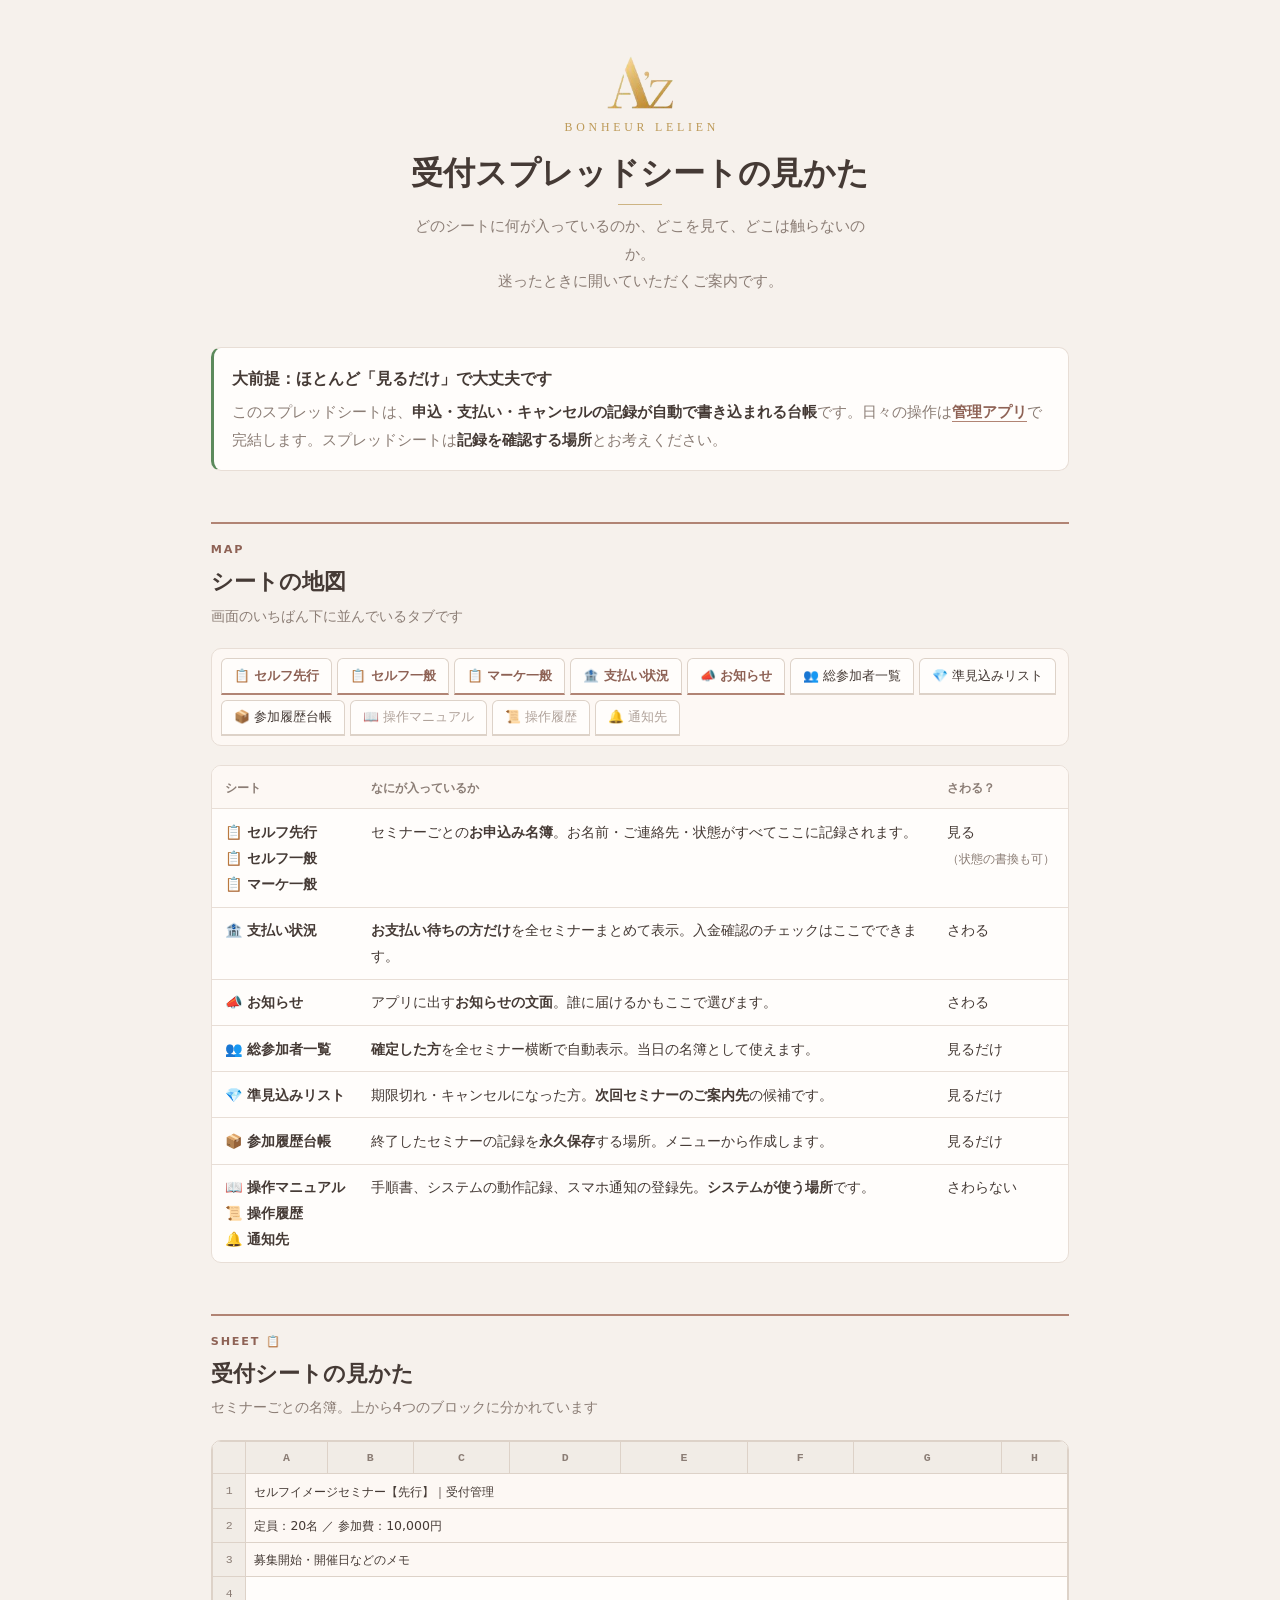
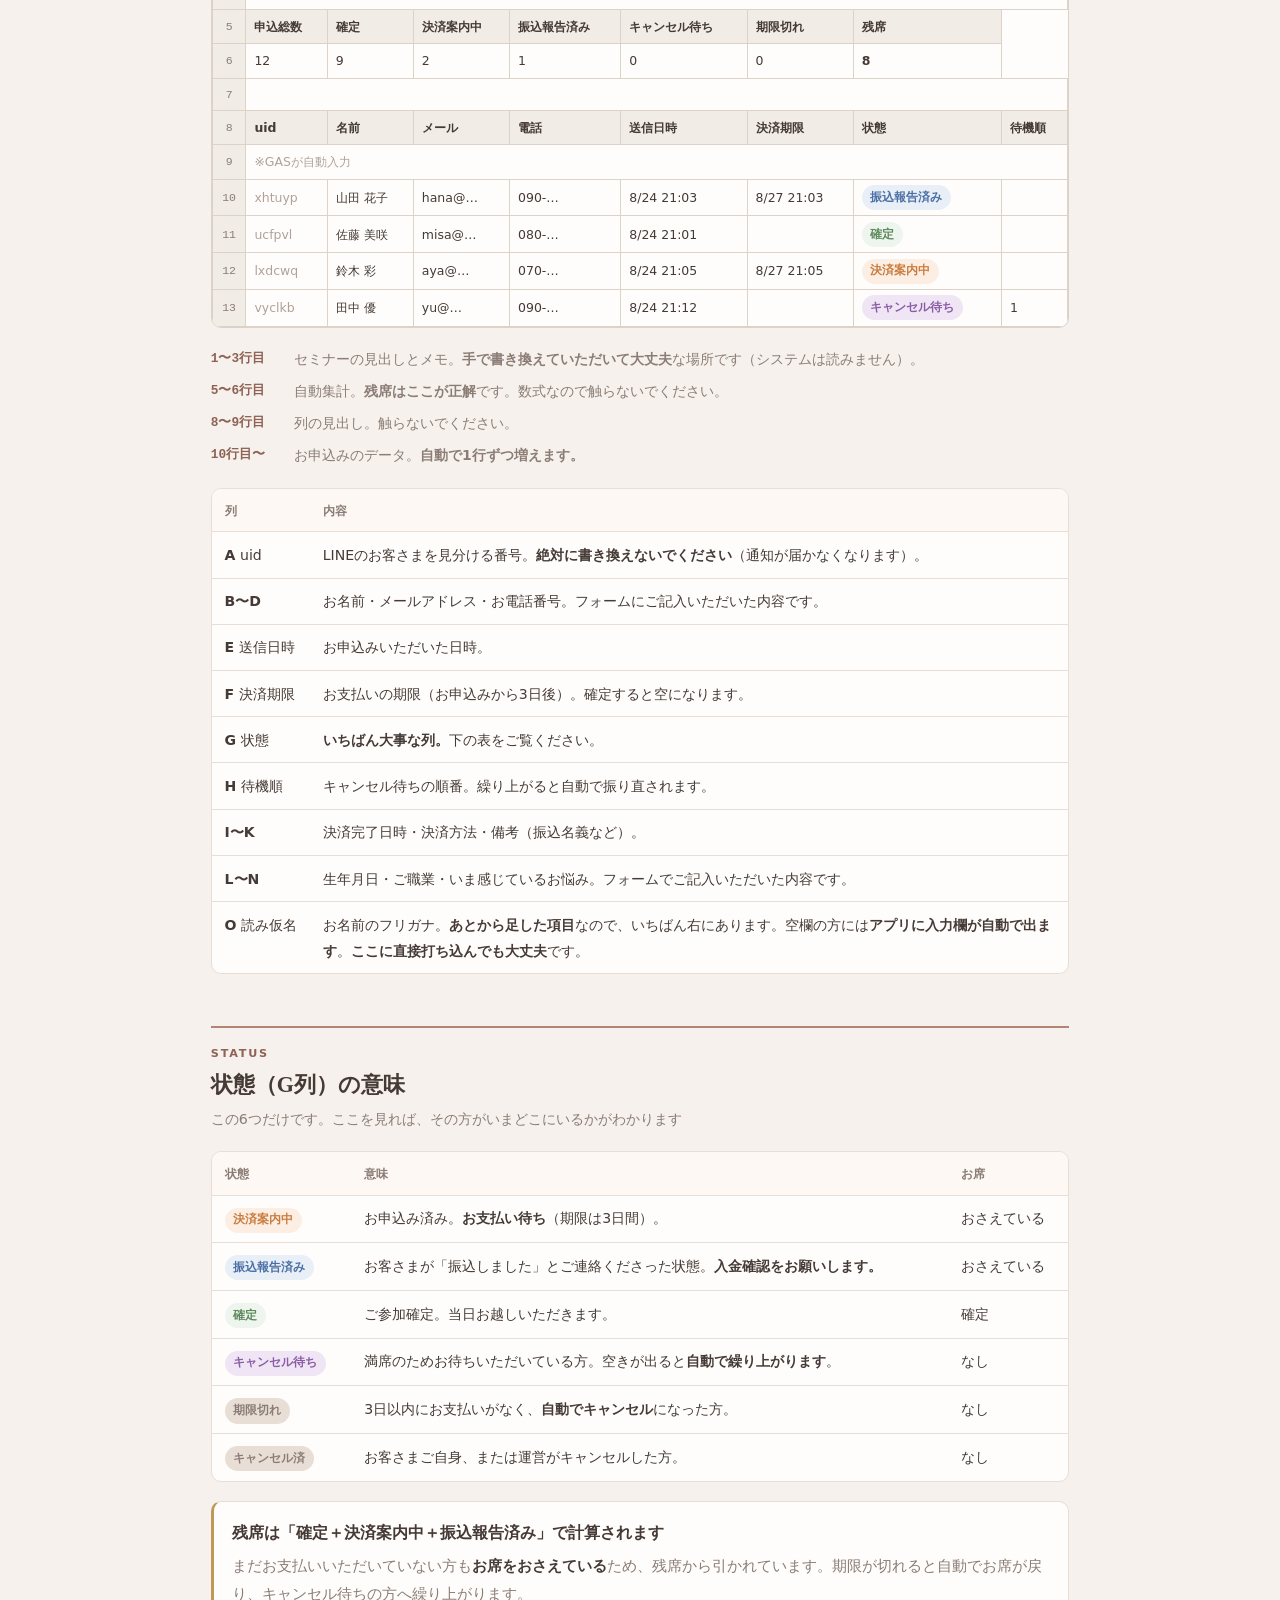
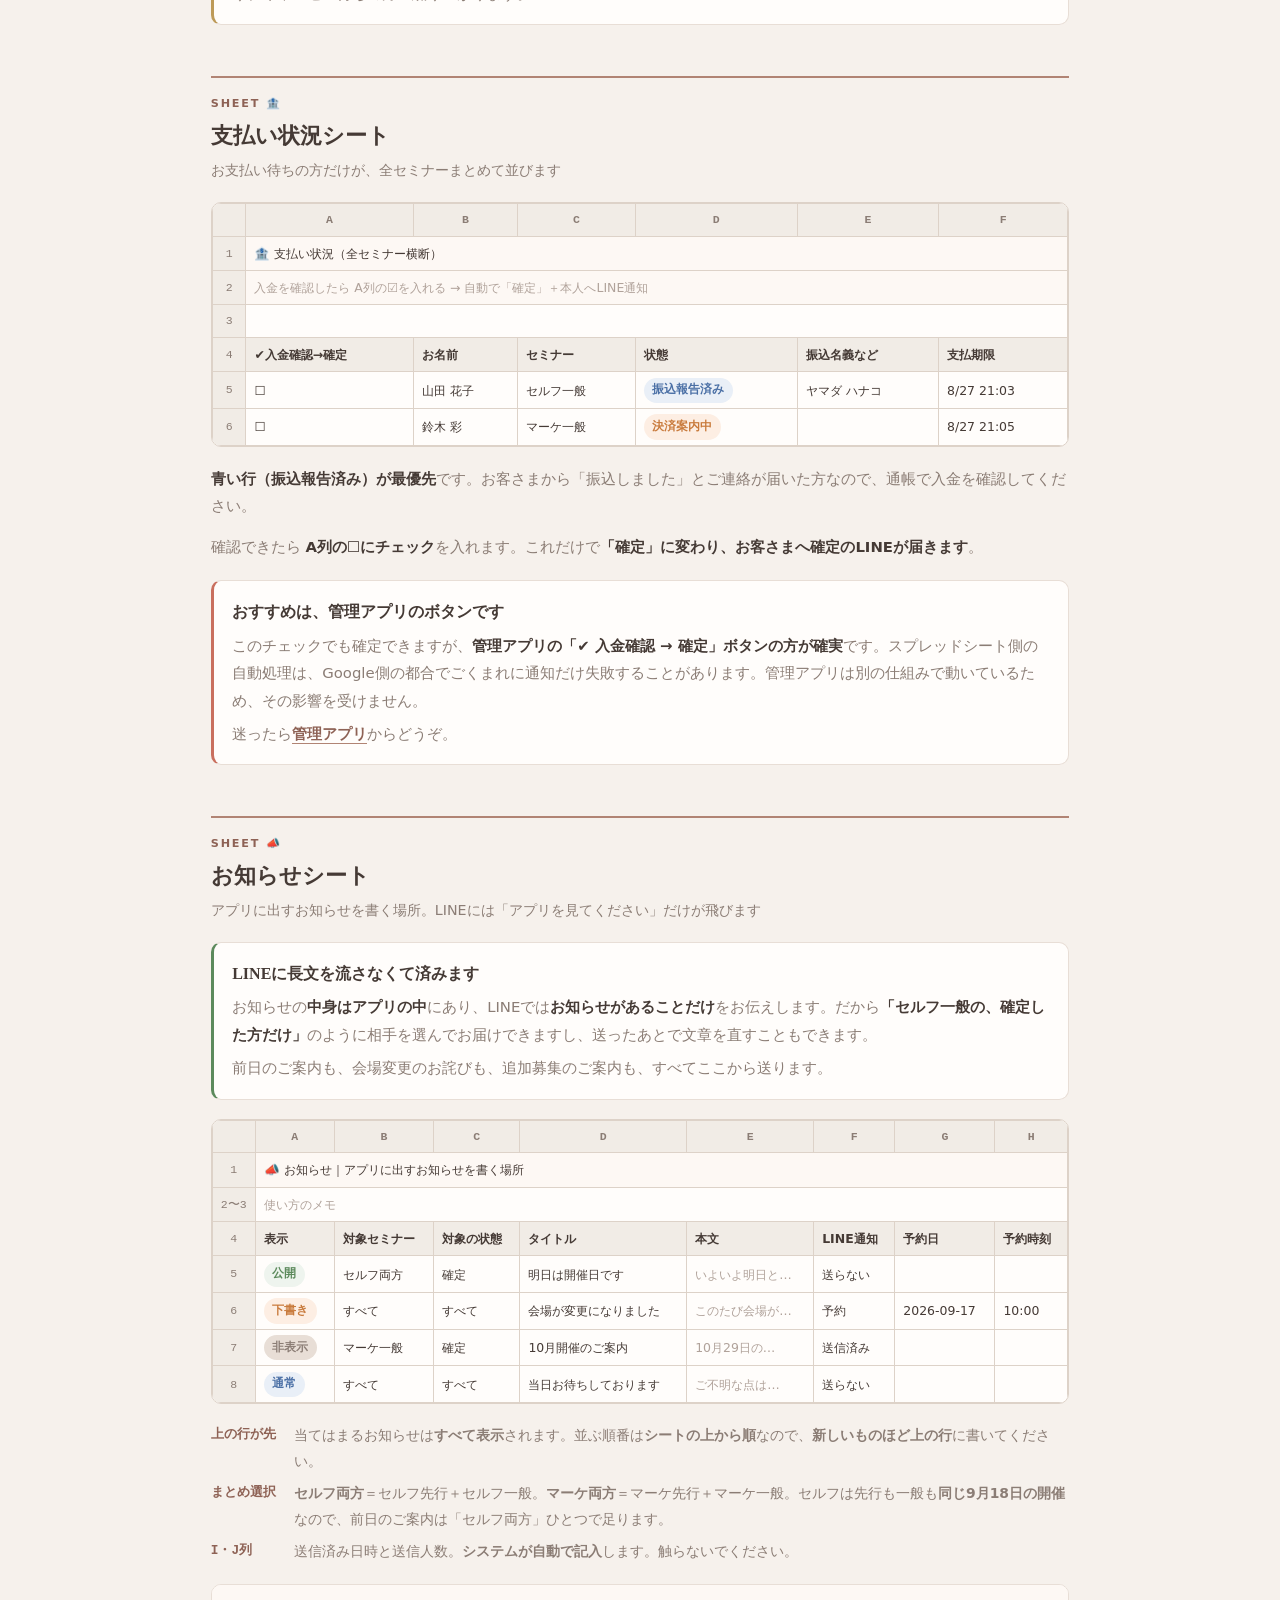
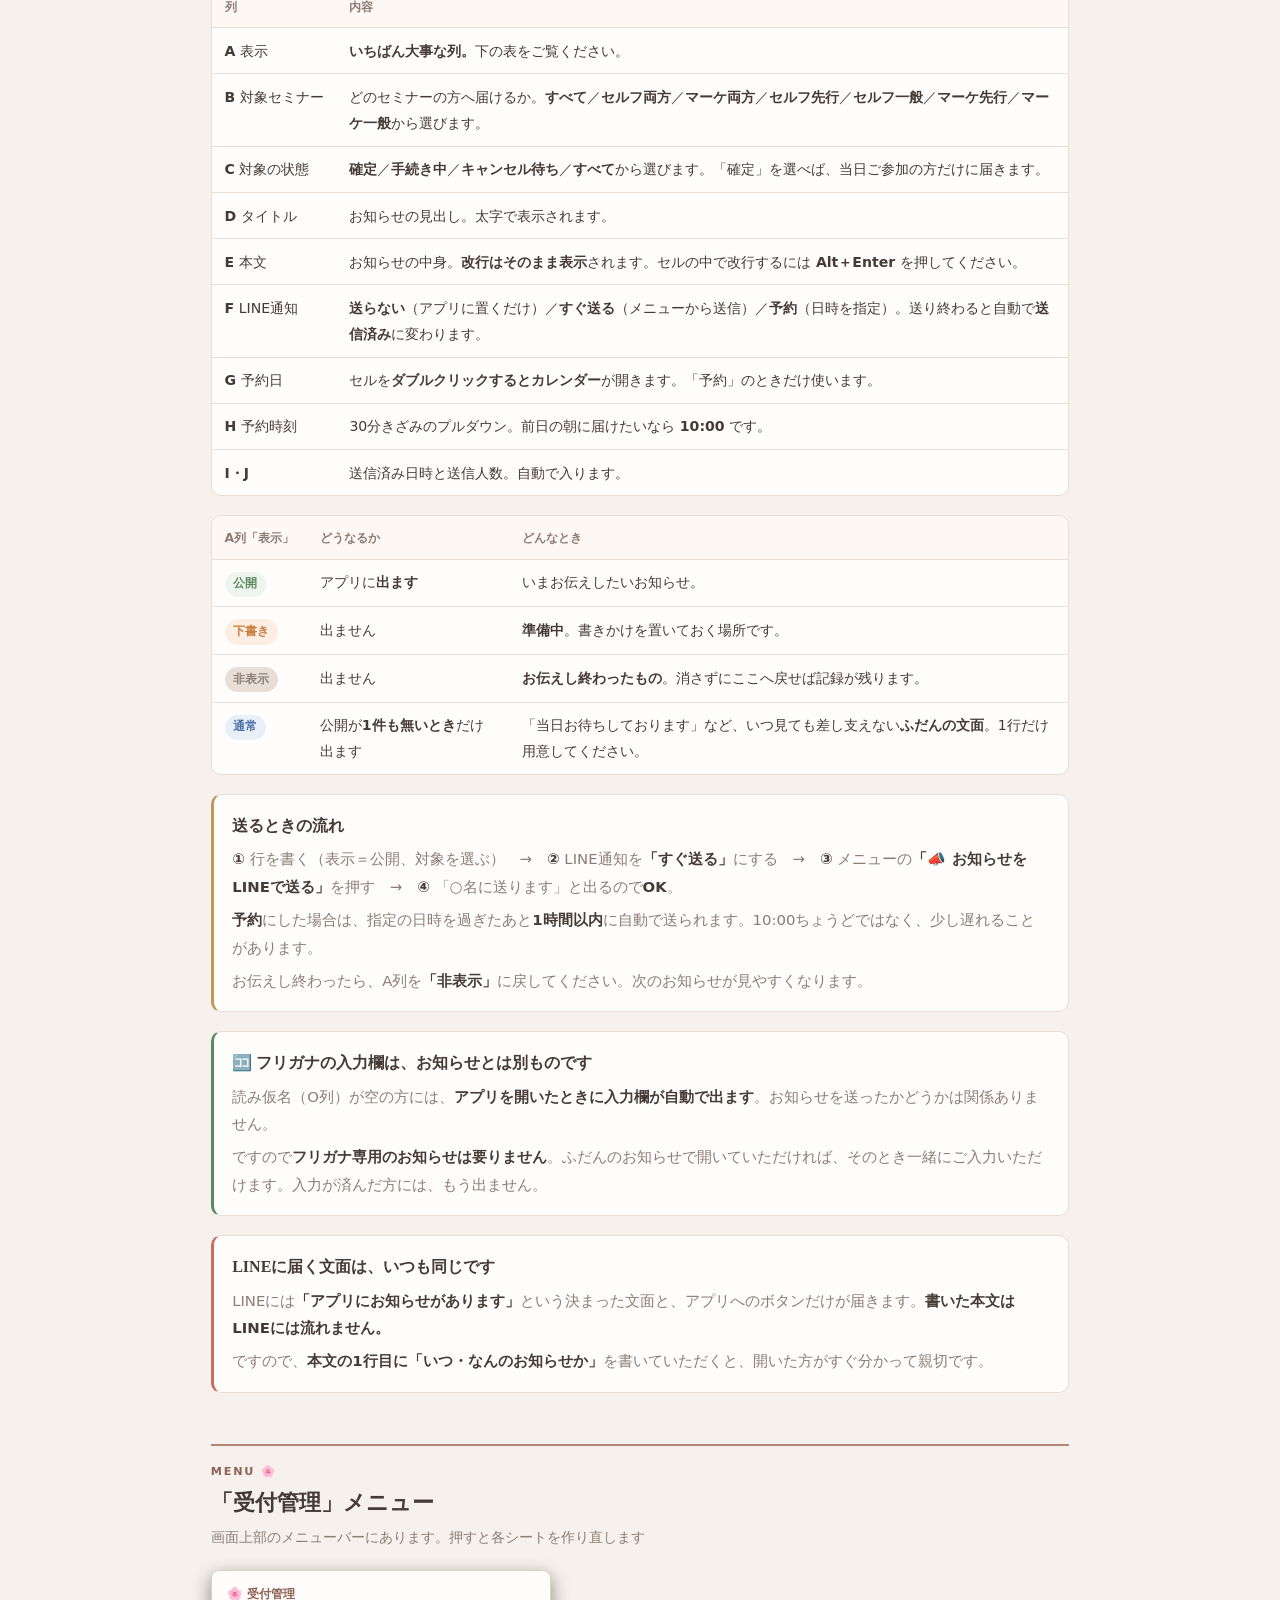
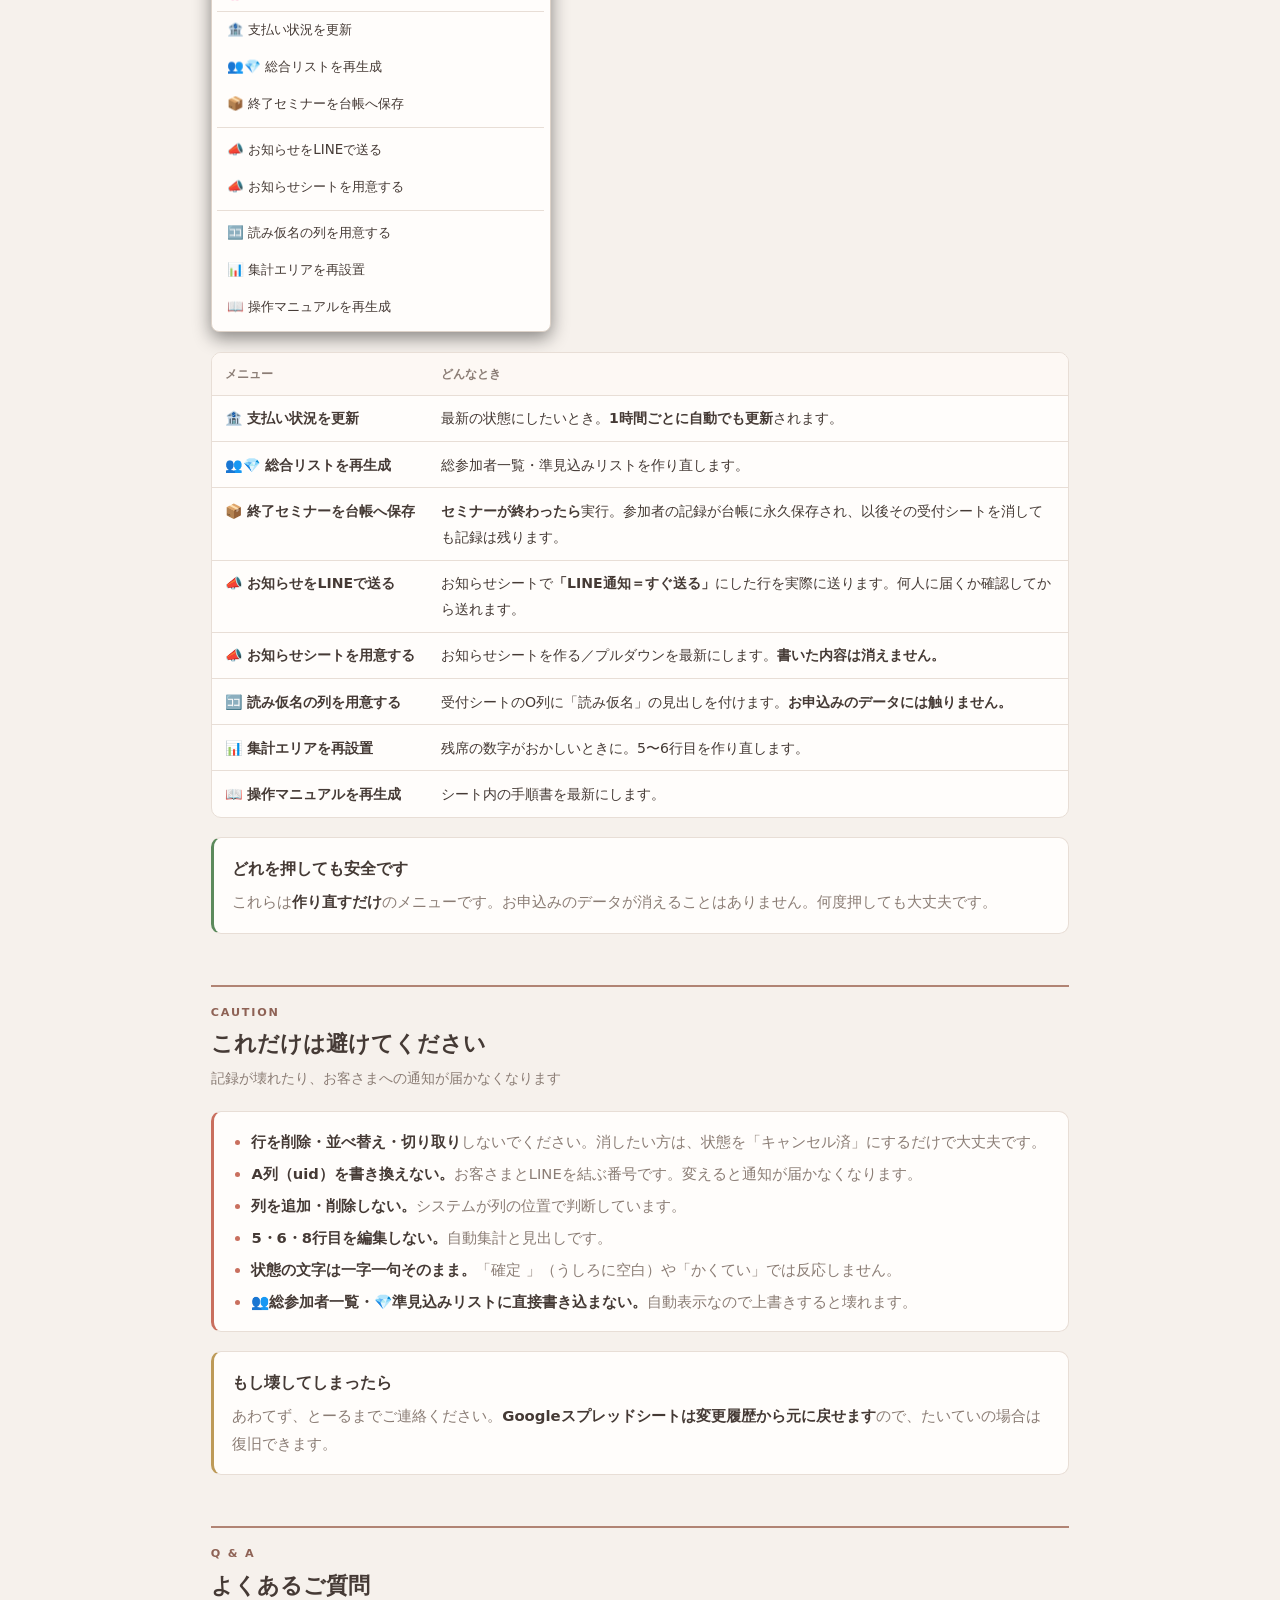
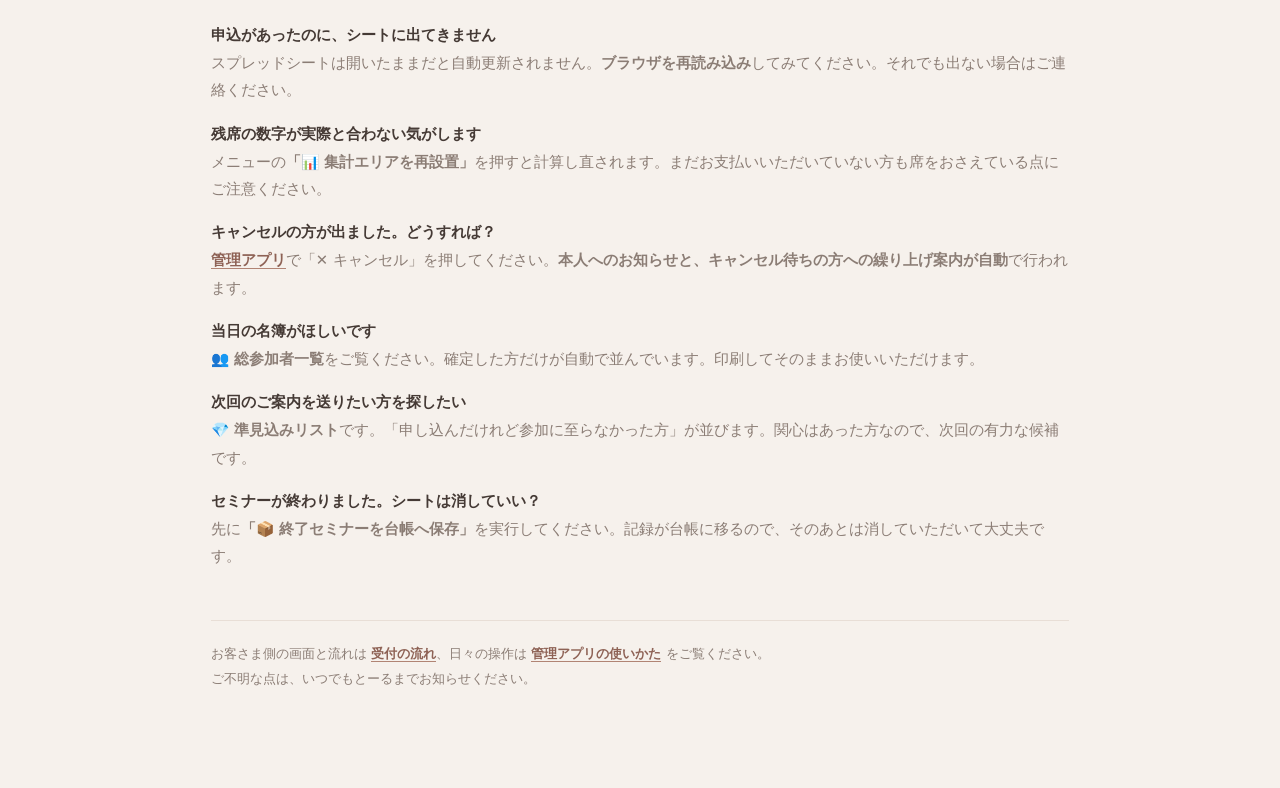
<file: sheet-guide.html>
<!DOCTYPE html>
<html lang="ja">
<head>
<meta charset="UTF-8">
<meta name="viewport" content="width=device-width, initial-scale=1.0">
<meta name="robots" content="noindex">
<meta http-equiv="Cache-Control" content="no-cache, no-store, must-revalidate">
<meta http-equiv="Pragma" content="no-cache">
<meta http-equiv="Expires" content="0">
<title>受付スプレッドシートの見かた｜Bonheur Lelien</title>
<link rel="icon" type="image/png" href="assets/favicon-32.png">
<style>
  *, *::before, *::after { box-sizing: border-box; }
  html, body { margin: 0; padding: 0; }

  :root {
    --ground:     #f6f1ec;
    --card:       #fffdfb;
    --card-soft:  #fdf8f4;
    --ink:        #453a35;
    --ink-soft:   #8b7d75;
    --ink-faint:  #b0a29a;
    --line:       #e8ded6;
    --primary:    #b18474;
    --primary-dk: #8e6255;
    --gold:       #bd9a58;
    --green:      #5c8a5c;
    --green-soft: #eef4ee;
    --warn:       #c96f5e;
    --warn-soft:  #f9ece8;
    --blue:       #4a6fa5;
    --blue-soft:  #e9eff7;
    --purple:     #8a5ca5;
    --purple-soft:#efe5f5;
    --orange:     #c97b3d;
    --orange-soft:#fdeee3;
    --grid-head:  #f1ece6;
    --grid-line:  #ddd2c8;
    --serif: "Yu Mincho", YuMincho, "Hiragino Mincho ProN", "MS PMincho", serif;
    --sans: "Yu Gothic UI", "Yu Gothic", YuGothic, "Hiragino Kaku Gothic ProN", Meiryo, system-ui, sans-serif;
    --mono: Consolas, "Cascadia Mono", ui-monospace, monospace;
  }

  @media (prefers-color-scheme: dark) {
    :root:not([data-theme="light"]) {
      --ground:     #1d1815;  --card:       #272019;  --card-soft:  #2e251e;
      --ink:        #ece2da;  --ink-soft:   #a89890;  --ink-faint:  #7a6a62;
      --line:       #3a2f28;  --primary:    #cd9c8a;  --primary-dk: #e0b6a5;
      --gold:       #d6b477;  --green:      #86bf86;  --green-soft: #242c24;
      --warn:       #e0917f;  --warn-soft:  #3b2723;  --blue:       #9dbde4;
      --blue-soft:  #232d38;  --purple:     #b48ccb;  --purple-soft:#302640;
      --orange:     #e3a978;  --orange-soft:#3a2b1e;
      --grid-head:  #322a22;  --grid-line:  #453a30;
    }
  }
  :root[data-theme="dark"] {
      --ground:     #1d1815;  --card:       #272019;  --card-soft:  #2e251e;
      --ink:        #ece2da;  --ink-soft:   #a89890;  --ink-faint:  #7a6a62;
      --line:       #3a2f28;  --primary:    #cd9c8a;  --primary-dk: #e0b6a5;
      --gold:       #d6b477;  --green:      #86bf86;  --green-soft: #242c24;
      --warn:       #e0917f;  --warn-soft:  #3b2723;  --blue:       #9dbde4;
      --blue-soft:  #232d38;  --purple:     #b48ccb;  --purple-soft:#302640;
      --orange:     #e3a978;  --orange-soft:#3a2b1e;
      --grid-head:  #322a22;  --grid-line:  #453a30;
  }

  body { background: var(--ground); color: var(--ink); font-family: var(--sans); line-height: 1.85; }

  .wrap { max-width: 900px; margin: 0 auto; padding: 3.5rem 1.3rem 6rem; display: flex; flex-direction: column; gap: 3.2rem; }

  /* header */
  .masthead { text-align: center; display: flex; flex-direction: column; align-items: center; gap: .5rem; }
  .masthead img { width: 66px; }
  .brand { font-family: var(--serif); font-size: .74rem; letter-spacing: .32em; color: var(--gold); padding-left: .32em; }
  h1 { font-family: var(--serif); font-size: clamp(1.5rem, 4.2vw, 2rem); font-weight: 600; line-height: 1.45; text-wrap: balance; margin: .2rem 0 0; }
  .rule { width: 44px; height: 1px; background: var(--gold); opacity: .7; }
  .masthead p { color: var(--ink-soft); font-size: .93rem; max-width: 32em; margin: 0; }

  /* section */
  section { display: flex; flex-direction: column; gap: 1.2rem; }
  .sec-head { display: flex; flex-direction: column; gap: .3rem; border-top: 2px solid var(--primary); padding-top: 1rem; }
  .sec-tag { font-size: .7rem; letter-spacing: .16em; font-weight: 700; color: var(--primary-dk); }
  .sec-head h2 { font-family: var(--serif); font-size: 1.38rem; font-weight: 600; margin: 0; line-height: 1.45; }
  .sec-head .meta { font-size: .89rem; color: var(--ink-soft); }
  p { margin: 0; font-size: .93rem; }
  p.lead { color: var(--ink-soft); }
  p b, li b { color: var(--ink); font-weight: 700; }
  .stack { display: flex; flex-direction: column; gap: .8rem; }

  /* sheet tabs */
  .tabs { display: flex; flex-wrap: wrap; gap: 5px; background: var(--card-soft); border: 1px solid var(--line); border-radius: 10px; padding: 9px; }
  .tab {
    font-size: .8rem; padding: .3rem .75rem; border-radius: 6px 6px 0 0;
    background: var(--card); border: 1px solid var(--grid-line); border-bottom: 2px solid var(--grid-line);
    white-space: nowrap;
  }
  .tab.hot { border-bottom-color: var(--primary); font-weight: 700; color: var(--primary-dk); }
  .tab.quiet { color: var(--ink-faint); }

  /* grid mock */
  .grid-wrap { overflow-x: auto; border: 1px solid var(--grid-line); border-radius: 10px; background: var(--card); }
  table.grid { border-collapse: collapse; width: 100%; min-width: 660px; font-size: .78rem; font-family: var(--sans); }
  table.grid th, table.grid td { border: 1px solid var(--grid-line); padding: .32rem .5rem; text-align: left; white-space: nowrap; }
  table.grid thead th { background: var(--grid-head); color: var(--ink-soft); font-family: var(--mono); font-weight: 700; text-align: center; font-size: .72rem; }
  table.grid td.rn { background: var(--grid-head); color: var(--ink-soft); font-family: var(--mono); text-align: center; width: 2.1rem; font-size: .72rem; }
  table.grid tr.tint td:not(.rn) { background: var(--card-soft); }
  table.grid tr.head-row td:not(.rn) { background: var(--grid-head); font-weight: 700; color: var(--ink); }
  table.grid .muted { color: var(--ink-faint); }
  .side { font-size: .78rem; color: var(--primary-dk); font-weight: 700; }

  /* legend under grid */
  .legend { display: flex; flex-direction: column; gap: .4rem; font-size: .87rem; }
  .legend div { display: flex; gap: .6rem; }
  .legend .k { font-family: var(--mono); font-size: .8rem; color: var(--primary-dk); font-weight: 700; flex-shrink: 0; min-width: 4.6rem; }
  .legend .v { color: var(--ink-soft); }

  /* pills */
  .pill { display: inline-block; font-size: .74rem; font-weight: 700; padding: .1rem .55rem; border-radius: 999px; white-space: nowrap; }
  .p-ok    { background: var(--green-soft);  color: var(--green); }
  .p-pay   { background: var(--orange-soft); color: var(--orange); }
  .p-bank  { background: var(--blue-soft);   color: var(--blue); }
  .p-wait  { background: var(--purple-soft); color: var(--purple); }
  .p-gone  { background: var(--line);        color: var(--ink-soft); }

  /* state table */
  .tbl-wrap { overflow-x: auto; border: 1px solid var(--line); border-radius: 10px; background: var(--card); }
  table.info { border-collapse: collapse; width: 100%; font-size: .88rem; min-width: 560px; }
  table.info th, table.info td { padding: .6rem .8rem; text-align: left; border-bottom: 1px solid var(--line); vertical-align: top; }
  table.info th { background: var(--card-soft); font-size: .78rem; color: var(--ink-soft); white-space: nowrap; }
  table.info tr:last-child td { border-bottom: 0; }
  table.info td.n { white-space: nowrap; }

  /* menu mock */
  .menu {
    max-width: 340px; background: var(--card); border: 1px solid var(--grid-line);
    border-radius: 8px; padding: .35rem; box-shadow: 0 6px 18px rgba(90,64,50,.14);
    display: flex; flex-direction: column;
  }
  :root:not([data-theme="light"]) .menu, :root[data-theme="dark"] .menu { box-shadow: 0 6px 18px rgba(0,0,0,.45); }
  .menu .mt { font-size: .78rem; font-weight: 700; color: var(--primary-dk); padding: .35rem .6rem; border-bottom: 1px solid var(--line); }
  .menu .mi { font-size: .84rem; padding: .38rem .6rem; }
  .menu .mi:hover { background: var(--card-soft); }
  .menu hr { border: 0; border-top: 1px solid var(--line); margin: .25rem 0; }

  /* callouts */
  .call { background: var(--card); border: 1px solid var(--line); border-left: 3px solid var(--gold); border-radius: 10px; padding: 1rem 1.15rem; display: flex; flex-direction: column; gap: .35rem; }
  .call.warn { border-left-color: var(--warn); }
  .call.calm { border-left-color: var(--green); }
  .call h3 { font-family: var(--serif); font-size: 1rem; margin: 0; font-weight: 600; }
  .call p { color: var(--ink-soft); }
  ul.dont { margin: 0; padding-left: 1.2rem; display: flex; flex-direction: column; gap: .3rem; font-size: .92rem; color: var(--ink-soft); }
  ul.dont li::marker { color: var(--warn); }

  .qa { display: flex; flex-direction: column; gap: 1rem; }
  .qa .q { font-weight: 700; font-size: .95rem; }
  .qa .a { font-size: .92rem; color: var(--ink-soft); }

  a.link { color: var(--primary-dk); font-weight: 700; text-decoration: none; border-bottom: 1.5px solid var(--primary); }
  a.link:hover { background: var(--card-soft); }
  a.link:focus-visible { outline: 2px solid var(--gold); outline-offset: 2px; }

  footer { border-top: 1px solid var(--line); padding-top: 1.3rem; font-size: .84rem; color: var(--ink-soft); }
  @media (prefers-reduced-motion: reduce) { * { transition: none !important; animation: none !important; } }
</style>
</head>
<body>
<div class="wrap">

  <header class="masthead">
    <img src="assets/logo.png" alt="A'z">
    <div class="brand">BONHEUR LELIEN</div>
    <h1>受付スプレッドシートの見かた</h1>
    <div class="rule"></div>
    <p>どのシートに何が入っているのか、どこを見て、どこは触らないのか。<br>迷ったときに開いていただくご案内です。</p>
  </header>

  <div class="call calm">
    <h3>大前提：ほとんど「見るだけ」で大丈夫です</h3>
    <p>このスプレッドシートは、<b>申込・支払い・キャンセルの記録が自動で書き込まれる台帳</b>です。日々の操作は<a class="link" href="admin.html">管理アプリ</a>で完結します。スプレッドシートは<b>記録を確認する場所</b>とお考えください。</p>
  </div>

  <!-- 1. シートの地図 -->
  <section>
    <div class="sec-head">
      <div class="sec-tag">MAP</div>
      <h2>シートの地図</h2>
      <div class="meta">画面のいちばん下に並んでいるタブです</div>
    </div>

    <div class="tabs">
      <span class="tab hot">📋 セルフ先行</span>
      <span class="tab hot">📋 セルフ一般</span>
      <span class="tab hot">📋 マーケ一般</span>
      <span class="tab hot">🏦 支払い状況</span>
      <span class="tab hot">📣 お知らせ</span>
      <span class="tab">👥 総参加者一覧</span>
      <span class="tab">💎 準見込みリスト</span>
      <span class="tab">📦 参加履歴台帳</span>
      <span class="tab quiet">📖 操作マニュアル</span>
      <span class="tab quiet">📜 操作履歴</span>
      <span class="tab quiet">🔔 通知先</span>
    </div>

    <div class="tbl-wrap">
      <table class="info">
        <thead>
          <tr><th>シート</th><th>なにが入っているか</th><th>さわる？</th></tr>
        </thead>
        <tbody>
          <tr>
            <td class="n"><b>📋 セルフ先行<br>📋 セルフ一般<br>📋 マーケ一般</b></td>
            <td>セミナーごとの<b>お申込み名簿</b>。お名前・ご連絡先・状態がすべてここに記録されます。</td>
            <td class="n">見る<br><span style="font-size:.78rem;color:var(--ink-soft)">（状態の書換も可）</span></td>
          </tr>
          <tr>
            <td class="n"><b>🏦 支払い状況</b></td>
            <td><b>お支払い待ちの方だけ</b>を全セミナーまとめて表示。入金確認のチェックはここでできます。</td>
            <td class="n">さわる</td>
          </tr>
          <tr>
            <td class="n"><b>📣 お知らせ</b></td>
            <td>アプリに出す<b>お知らせの文面</b>。誰に届けるかもここで選びます。</td>
            <td class="n">さわる</td>
          </tr>
          <tr>
            <td class="n"><b>👥 総参加者一覧</b></td>
            <td><b>確定した方</b>を全セミナー横断で自動表示。当日の名簿として使えます。</td>
            <td class="n">見るだけ</td>
          </tr>
          <tr>
            <td class="n"><b>💎 準見込みリスト</b></td>
            <td>期限切れ・キャンセルになった方。<b>次回セミナーのご案内先</b>の候補です。</td>
            <td class="n">見るだけ</td>
          </tr>
          <tr>
            <td class="n"><b>📦 参加履歴台帳</b></td>
            <td>終了したセミナーの記録を<b>永久保存</b>する場所。メニューから作成します。</td>
            <td class="n">見るだけ</td>
          </tr>
          <tr>
            <td class="n"><b>📖 操作マニュアル</b><br><b>📜 操作履歴</b><br><b>🔔 通知先</b></td>
            <td>手順書、システムの動作記録、スマホ通知の登録先。<b>システムが使う場所</b>です。</td>
            <td class="n">さわらない</td>
          </tr>
        </tbody>
      </table>
    </div>
  </section>

  <!-- 2. 受付シートの見方 -->
  <section>
    <div class="sec-head">
      <div class="sec-tag">SHEET 📋</div>
      <h2>受付シートの見かた</h2>
      <div class="meta">セミナーごとの名簿。上から4つのブロックに分かれています</div>
    </div>

    <div class="grid-wrap">
      <table class="grid">
        <thead>
          <tr><th></th><th>A</th><th>B</th><th>C</th><th>D</th><th>E</th><th>F</th><th>G</th><th>H</th></tr>
        </thead>
        <tbody>
          <tr class="tint"><td class="rn">1</td><td colspan="8">セルフイメージセミナー【先行】｜受付管理</td></tr>
          <tr class="tint"><td class="rn">2</td><td colspan="8">定員：20名 ／ 参加費：10,000円</td></tr>
          <tr class="tint"><td class="rn">3</td><td colspan="8">募集開始・開催日などのメモ</td></tr>
          <tr><td class="rn">4</td><td colspan="8" class="muted"></td></tr>
          <tr class="head-row"><td class="rn">5</td><td>申込総数</td><td>確定</td><td>決済案内中</td><td>振込報告済み</td><td>キャンセル待ち</td><td>期限切れ</td><td>残席</td></tr>
          <tr><td class="rn">6</td><td>12</td><td>9</td><td>2</td><td>1</td><td>0</td><td>0</td><td><b>8</b></td></tr>
          <tr><td class="rn">7</td><td colspan="8" class="muted"></td></tr>
          <tr class="head-row"><td class="rn">8</td><td>uid</td><td>名前</td><td>メール</td><td>電話</td><td>送信日時</td><td>決済期限</td><td>状態</td><td>待機順</td></tr>
          <tr><td class="rn">9</td><td colspan="8" class="muted">※GASが自動入力</td></tr>
          <tr><td class="rn">10</td><td class="muted">xhtuyp</td><td>山田 花子</td><td>hana@…</td><td>090-…</td><td>8/24 21:03</td><td>8/27 21:03</td><td><span class="pill p-bank">振込報告済み</span></td><td></td></tr>
          <tr><td class="rn">11</td><td class="muted">ucfpvl</td><td>佐藤 美咲</td><td>misa@…</td><td>080-…</td><td>8/24 21:01</td><td></td><td><span class="pill p-ok">確定</span></td><td></td></tr>
          <tr><td class="rn">12</td><td class="muted">lxdcwq</td><td>鈴木 彩</td><td>aya@…</td><td>070-…</td><td>8/24 21:05</td><td>8/27 21:05</td><td><span class="pill p-pay">決済案内中</span></td><td></td></tr>
          <tr><td class="rn">13</td><td class="muted">vyclkb</td><td>田中 優</td><td>yu@…</td><td>090-…</td><td>8/24 21:12</td><td></td><td><span class="pill p-wait">キャンセル待ち</span></td><td>1</td></tr>
        </tbody>
      </table>
    </div>

    <div class="legend">
      <div><span class="k">1〜3行目</span><span class="v">セミナーの見出しとメモ。<b>手で書き換えていただいて大丈夫</b>な場所です（システムは読みません）。</span></div>
      <div><span class="k">5〜6行目</span><span class="v">自動集計。<b>残席はここが正解</b>です。数式なので触らないでください。</span></div>
      <div><span class="k">8〜9行目</span><span class="v">列の見出し。触らないでください。</span></div>
      <div><span class="k">10行目〜</span><span class="v">お申込みのデータ。<b>自動で1行ずつ増えます。</b></span></div>
    </div>

    <div class="tbl-wrap">
      <table class="info">
        <thead><tr><th>列</th><th>内容</th></tr></thead>
        <tbody>
          <tr><td class="n"><b>A</b> uid</td><td>LINEのお客さまを見分ける番号。<b>絶対に書き換えないでください</b>（通知が届かなくなります）。</td></tr>
          <tr><td class="n"><b>B〜D</b></td><td>お名前・メールアドレス・お電話番号。フォームにご記入いただいた内容です。</td></tr>
          <tr><td class="n"><b>E</b> 送信日時</td><td>お申込みいただいた日時。</td></tr>
          <tr><td class="n"><b>F</b> 決済期限</td><td>お支払いの期限（お申込みから3日後）。確定すると空になります。</td></tr>
          <tr><td class="n"><b>G</b> 状態</td><td><b>いちばん大事な列。</b>下の表をご覧ください。</td></tr>
          <tr><td class="n"><b>H</b> 待機順</td><td>キャンセル待ちの順番。繰り上がると自動で振り直されます。</td></tr>
          <tr><td class="n"><b>I〜K</b></td><td>決済完了日時・決済方法・備考（振込名義など）。</td></tr>
          <tr><td class="n"><b>L〜N</b></td><td>生年月日・ご職業・いま感じているお悩み。フォームでご記入いただいた内容です。</td></tr>
          <tr><td class="n"><b>O</b> 読み仮名</td><td>お名前のフリガナ。<b>あとから足した項目</b>なので、いちばん右にあります。空欄の方には<b>アプリに入力欄が自動で出ます</b>。<b>ここに直接打ち込んでも大丈夫</b>です。</td></tr>
        </tbody>
      </table>
    </div>
  </section>

  <!-- 3. 状態 -->
  <section>
    <div class="sec-head">
      <div class="sec-tag">STATUS</div>
      <h2>状態（G列）の意味</h2>
      <div class="meta">この6つだけです。ここを見れば、その方がいまどこにいるかがわかります</div>
    </div>

    <div class="tbl-wrap">
      <table class="info">
        <thead><tr><th>状態</th><th>意味</th><th>お席</th></tr></thead>
        <tbody>
          <tr><td class="n"><span class="pill p-pay">決済案内中</span></td><td>お申込み済み。<b>お支払い待ち</b>（期限は3日間）。</td><td class="n">おさえている</td></tr>
          <tr><td class="n"><span class="pill p-bank">振込報告済み</span></td><td>お客さまが「振込しました」とご連絡くださった状態。<b>入金確認をお願いします。</b></td><td class="n">おさえている</td></tr>
          <tr><td class="n"><span class="pill p-ok">確定</span></td><td>ご参加確定。当日お越しいただきます。</td><td class="n">確定</td></tr>
          <tr><td class="n"><span class="pill p-wait">キャンセル待ち</span></td><td>満席のためお待ちいただいている方。空きが出ると<b>自動で繰り上がります</b>。</td><td class="n">なし</td></tr>
          <tr><td class="n"><span class="pill p-gone">期限切れ</span></td><td>3日以内にお支払いがなく、<b>自動でキャンセル</b>になった方。</td><td class="n">なし</td></tr>
          <tr><td class="n"><span class="pill p-gone">キャンセル済</span></td><td>お客さまご自身、または運営がキャンセルした方。</td><td class="n">なし</td></tr>
        </tbody>
      </table>
    </div>

    <div class="call">
      <h3>残席は「確定＋決済案内中＋振込報告済み」で計算されます</h3>
      <p>まだお支払いいただいていない方も<b>お席をおさえている</b>ため、残席から引かれています。期限が切れると自動でお席が戻り、キャンセル待ちの方へ繰り上がります。</p>
    </div>
  </section>

  <!-- 4. 支払い状況 -->
  <section>
    <div class="sec-head">
      <div class="sec-tag">SHEET 🏦</div>
      <h2>支払い状況シート</h2>
      <div class="meta">お支払い待ちの方だけが、全セミナーまとめて並びます</div>
    </div>

    <div class="grid-wrap">
      <table class="grid">
        <thead>
          <tr><th></th><th>A</th><th>B</th><th>C</th><th>D</th><th>E</th><th>F</th></tr>
        </thead>
        <tbody>
          <tr class="tint"><td class="rn">1</td><td colspan="6">🏦 支払い状況（全セミナー横断）</td></tr>
          <tr class="tint"><td class="rn">2</td><td colspan="6" class="muted">入金を確認したら A列の☑を入れる → 自動で「確定」＋本人へLINE通知</td></tr>
          <tr><td class="rn">3</td><td colspan="6" class="muted"></td></tr>
          <tr class="head-row"><td class="rn">4</td><td>✔入金確認→確定</td><td>お名前</td><td>セミナー</td><td>状態</td><td>振込名義など</td><td>支払期限</td></tr>
          <tr><td class="rn">5</td><td>☐</td><td>山田 花子</td><td>セルフ一般</td><td><span class="pill p-bank">振込報告済み</span></td><td>ヤマダ ハナコ</td><td>8/27 21:03</td></tr>
          <tr><td class="rn">6</td><td>☐</td><td>鈴木 彩</td><td>マーケ一般</td><td><span class="pill p-pay">決済案内中</span></td><td></td><td>8/27 21:05</td></tr>
        </tbody>
      </table>
    </div>

    <div class="stack">
      <p class="lead"><b>青い行（振込報告済み）が最優先</b>です。お客さまから「振込しました」とご連絡が届いた方なので、通帳で入金を確認してください。</p>
      <p class="lead">確認できたら <b>A列の☐にチェック</b>を入れます。これだけで<b>「確定」に変わり、お客さまへ確定のLINEが届きます</b>。</p>
    </div>

    <div class="call warn">
      <h3>おすすめは、管理アプリのボタンです</h3>
      <p>このチェックでも確定できますが、<b>管理アプリの「✔ 入金確認 → 確定」ボタンの方が確実</b>です。スプレッドシート側の自動処理は、Google側の都合でごくまれに通知だけ失敗することがあります。管理アプリは別の仕組みで動いているため、その影響を受けません。</p>
      <p>迷ったら<a class="link" href="admin.html">管理アプリ</a>からどうぞ。</p>
    </div>
  </section>

  <!-- 5. お知らせシート -->
  <section>
    <div class="sec-head">
      <div class="sec-tag">SHEET 📣</div>
      <h2>お知らせシート</h2>
      <div class="meta">アプリに出すお知らせを書く場所。LINEには「アプリを見てください」だけが飛びます</div>
    </div>

    <div class="call calm">
      <h3>LINEに長文を流さなくて済みます</h3>
      <p>お知らせの<b>中身はアプリの中</b>にあり、LINEでは<b>お知らせがあることだけ</b>をお伝えします。だから<b>「セルフ一般の、確定した方だけ」</b>のように相手を選んでお届けできますし、送ったあとで文章を直すこともできます。</p>
      <p>前日のご案内も、会場変更のお詫びも、追加募集のご案内も、すべてここから送ります。</p>
    </div>

    <div class="grid-wrap">
      <table class="grid">
        <thead>
          <tr><th></th><th>A</th><th>B</th><th>C</th><th>D</th><th>E</th><th>F</th><th>G</th><th>H</th></tr>
        </thead>
        <tbody>
          <tr class="tint"><td class="rn">1</td><td colspan="8">📣 お知らせ｜アプリに出すお知らせを書く場所</td></tr>
          <tr><td class="rn">2〜3</td><td colspan="8" class="muted">使い方のメモ</td></tr>
          <tr class="head-row"><td class="rn">4</td><td>表示</td><td>対象セミナー</td><td>対象の状態</td><td>タイトル</td><td>本文</td><td>LINE通知</td><td>予約日</td><td>予約時刻</td></tr>
          <tr><td class="rn">5</td><td><span class="pill p-ok">公開</span></td><td>セルフ両方</td><td>確定</td><td>明日は開催日です</td><td class="muted">いよいよ明日と…</td><td>送らない</td><td></td><td></td></tr>
          <tr><td class="rn">6</td><td><span class="pill p-pay">下書き</span></td><td>すべて</td><td>すべて</td><td>会場が変更になりました</td><td class="muted">このたび会場が…</td><td>予約</td><td>2026-09-17</td><td>10:00</td></tr>
          <tr><td class="rn">7</td><td><span class="pill p-gone">非表示</span></td><td>マーケ一般</td><td>確定</td><td>10月開催のご案内</td><td class="muted">10月29日の…</td><td>送信済み</td><td></td><td></td></tr>
          <tr><td class="rn">8</td><td><span class="pill p-bank">通常</span></td><td>すべて</td><td>すべて</td><td>当日お待ちしております</td><td class="muted">ご不明な点は…</td><td>送らない</td><td></td><td></td></tr>
        </tbody>
      </table>
    </div>

    <div class="legend">
      <div><span class="k">上の行が先</span><span class="v">当てはまるお知らせは<b>すべて表示</b>されます。並ぶ順番は<b>シートの上から順</b>なので、<b>新しいものほど上の行</b>に書いてください。</span></div>
      <div><span class="k">まとめ選択</span><span class="v"><b>セルフ両方</b>＝セルフ先行＋セルフ一般。<b>マーケ両方</b>＝マーケ先行＋マーケ一般。セルフは先行も一般も<b>同じ9月18日の開催</b>なので、前日のご案内は「セルフ両方」ひとつで足ります。</span></div>
      <div><span class="k">I・J列</span><span class="v">送信済み日時と送信人数。<b>システムが自動で記入</b>します。触らないでください。</span></div>
    </div>

    <div class="tbl-wrap">
      <table class="info">
        <thead><tr><th>列</th><th>内容</th></tr></thead>
        <tbody>
          <tr><td class="n"><b>A</b> 表示</td><td><b>いちばん大事な列。</b>下の表をご覧ください。</td></tr>
          <tr><td class="n"><b>B</b> 対象セミナー</td><td>どのセミナーの方へ届けるか。<b>すべて</b>／<b>セルフ両方</b>／<b>マーケ両方</b>／<b>セルフ先行</b>／<b>セルフ一般</b>／<b>マーケ先行</b>／<b>マーケ一般</b>から選びます。</td></tr>
          <tr><td class="n"><b>C</b> 対象の状態</td><td><b>確定</b>／<b>手続き中</b>／<b>キャンセル待ち</b>／<b>すべて</b>から選びます。「確定」を選べば、当日ご参加の方だけに届きます。</td></tr>
          <tr><td class="n"><b>D</b> タイトル</td><td>お知らせの見出し。太字で表示されます。</td></tr>
          <tr><td class="n"><b>E</b> 本文</td><td>お知らせの中身。<b>改行はそのまま表示</b>されます。セルの中で改行するには <b>Alt＋Enter</b> を押してください。</td></tr>
          <tr><td class="n"><b>F</b> LINE通知</td><td><b>送らない</b>（アプリに置くだけ）／<b>すぐ送る</b>（メニューから送信）／<b>予約</b>（日時を指定）。送り終わると自動で<b>送信済み</b>に変わります。</td></tr>
          <tr><td class="n"><b>G</b> 予約日</td><td>セルを<b>ダブルクリックするとカレンダー</b>が開きます。「予約」のときだけ使います。</td></tr>
          <tr><td class="n"><b>H</b> 予約時刻</td><td>30分きざみのプルダウン。前日の朝に届けたいなら <b>10:00</b> です。</td></tr>
          <tr><td class="n"><b>I・J</b></td><td>送信済み日時と送信人数。自動で入ります。</td></tr>
        </tbody>
      </table>
    </div>

    <div class="tbl-wrap">
      <table class="info">
        <thead><tr><th>A列「表示」</th><th>どうなるか</th><th>どんなとき</th></tr></thead>
        <tbody>
          <tr><td class="n"><span class="pill p-ok">公開</span></td><td>アプリに<b>出ます</b></td><td>いまお伝えしたいお知らせ。</td></tr>
          <tr><td class="n"><span class="pill p-pay">下書き</span></td><td>出ません</td><td><b>準備中</b>。書きかけを置いておく場所です。</td></tr>
          <tr><td class="n"><span class="pill p-gone">非表示</span></td><td>出ません</td><td><b>お伝えし終わったもの</b>。消さずにここへ戻せば記録が残ります。</td></tr>
          <tr><td class="n"><span class="pill p-bank">通常</span></td><td>公開が<b>1件も無いとき</b>だけ出ます</td><td>「当日お待ちしております」など、いつ見ても差し支えない<b>ふだんの文面</b>。1行だけ用意してください。</td></tr>
        </tbody>
      </table>
    </div>

    <div class="call">
      <h3>送るときの流れ</h3>
      <p><b>①</b> 行を書く（表示＝公開、対象を選ぶ）　→　<b>②</b> LINE通知を<b>「すぐ送る」</b>にする　→　<b>③</b> メニューの<b>「📣 お知らせをLINEで送る」</b>を押す　→　<b>④</b> 「○名に送ります」と出るので<b>OK</b>。</p>
      <p><b>予約</b>にした場合は、指定の日時を過ぎたあと<b>1時間以内</b>に自動で送られます。10:00ちょうどではなく、少し遅れることがあります。</p>
      <p>お伝えし終わったら、A列を<b>「非表示」</b>に戻してください。次のお知らせが見やすくなります。</p>
    </div>

    <div class="call calm">
      <h3>🈁 フリガナの入力欄は、お知らせとは別ものです</h3>
      <p>読み仮名（O列）が空の方には、<b>アプリを開いたときに入力欄が自動で出ます</b>。お知らせを送ったかどうかは関係ありません。</p>
      <p>ですので<b>フリガナ専用のお知らせは要りません</b>。ふだんのお知らせで開いていただければ、そのとき一緒にご入力いただけます。入力が済んだ方には、もう出ません。</p>
    </div>

    <div class="call warn">
      <h3>LINEに届く文面は、いつも同じです</h3>
      <p>LINEには<b>「アプリにお知らせがあります」</b>という決まった文面と、アプリへのボタンだけが届きます。<b>書いた本文はLINEには流れません。</b></p>
      <p>ですので、<b>本文の1行目に「いつ・なんのお知らせか」</b>を書いていただくと、開いた方がすぐ分かって親切です。</p>
    </div>
  </section>

  <!-- 6. メニュー -->
  <section>
    <div class="sec-head">
      <div class="sec-tag">MENU 🌸</div>
      <h2>「受付管理」メニュー</h2>
      <div class="meta">画面上部のメニューバーにあります。押すと各シートを作り直します</div>
    </div>

    <div class="menu">
      <div class="mt">🌸 受付管理</div>
      <div class="mi">🏦 支払い状況を更新</div>
      <div class="mi">👥💎 総合リストを再生成</div>
      <div class="mi">📦 終了セミナーを台帳へ保存</div>
      <hr>
      <div class="mi">📣 お知らせをLINEで送る</div>
      <div class="mi">📣 お知らせシートを用意する</div>
      <hr>
      <div class="mi">🈁 読み仮名の列を用意する</div>
      <div class="mi">📊 集計エリアを再設置</div>
      <div class="mi">📖 操作マニュアルを再生成</div>
    </div>

    <div class="tbl-wrap">
      <table class="info">
        <thead><tr><th>メニュー</th><th>どんなとき</th></tr></thead>
        <tbody>
          <tr><td class="n"><b>🏦 支払い状況を更新</b></td><td>最新の状態にしたいとき。<b>1時間ごとに自動でも更新</b>されます。</td></tr>
          <tr><td class="n"><b>👥💎 総合リストを再生成</b></td><td>総参加者一覧・準見込みリストを作り直します。</td></tr>
          <tr><td class="n"><b>📦 終了セミナーを台帳へ保存</b></td><td><b>セミナーが終わったら</b>実行。参加者の記録が台帳に永久保存され、以後その受付シートを消しても記録は残ります。</td></tr>
          <tr><td class="n"><b>📣 お知らせをLINEで送る</b></td><td>お知らせシートで<b>「LINE通知＝すぐ送る」</b>にした行を実際に送ります。何人に届くか確認してから送れます。</td></tr>
          <tr><td class="n"><b>📣 お知らせシートを用意する</b></td><td>お知らせシートを作る／プルダウンを最新にします。<b>書いた内容は消えません。</b></td></tr>
          <tr><td class="n"><b>🈁 読み仮名の列を用意する</b></td><td>受付シートのO列に「読み仮名」の見出しを付けます。<b>お申込みのデータには触りません。</b></td></tr>
          <tr><td class="n"><b>📊 集計エリアを再設置</b></td><td>残席の数字がおかしいときに。5〜6行目を作り直します。</td></tr>
          <tr><td class="n"><b>📖 操作マニュアルを再生成</b></td><td>シート内の手順書を最新にします。</td></tr>
        </tbody>
      </table>
    </div>

    <div class="call calm">
      <h3>どれを押しても安全です</h3>
      <p>これらは<b>作り直すだけ</b>のメニューです。お申込みのデータが消えることはありません。何度押しても大丈夫です。</p>
    </div>
  </section>

  <!-- 7. やってはいけないこと -->
  <section>
    <div class="sec-head">
      <div class="sec-tag">CAUTION</div>
      <h2>これだけは避けてください</h2>
      <div class="meta">記録が壊れたり、お客さまへの通知が届かなくなります</div>
    </div>

    <div class="call warn">
      <ul class="dont">
        <li><b>行を削除・並べ替え・切り取り</b>しないでください。消したい方は、状態を「キャンセル済」にするだけで大丈夫です。</li>
        <li><b>A列（uid）を書き換えない。</b>お客さまとLINEを結ぶ番号です。変えると通知が届かなくなります。</li>
        <li><b>列を追加・削除しない。</b>システムが列の位置で判断しています。</li>
        <li><b>5・6・8行目を編集しない。</b>自動集計と見出しです。</li>
        <li><b>状態の文字は一字一句そのまま。</b>「確定 」（うしろに空白）や「かくてい」では反応しません。</li>
        <li><b>👥総参加者一覧・💎準見込みリストに直接書き込まない。</b>自動表示なので上書きすると壊れます。</li>
      </ul>
    </div>

    <div class="call">
      <h3>もし壊してしまったら</h3>
      <p>あわてず、とーるまでご連絡ください。<b>Googleスプレッドシートは変更履歴から元に戻せます</b>ので、たいていの場合は復旧できます。</p>
    </div>
  </section>

  <!-- 8. QA -->
  <section>
    <div class="sec-head">
      <div class="sec-tag">Q &amp; A</div>
      <h2>よくあるご質問</h2>
    </div>

    <div class="qa">
      <div>
        <div class="q">申込があったのに、シートに出てきません</div>
        <div class="a">スプレッドシートは開いたままだと自動更新されません。<b>ブラウザを再読み込み</b>してみてください。それでも出ない場合はご連絡ください。</div>
      </div>
      <div>
        <div class="q">残席の数字が実際と合わない気がします</div>
        <div class="a">メニューの<b>「📊 集計エリアを再設置」</b>を押すと計算し直されます。まだお支払いいただいていない方も席をおさえている点にご注意ください。</div>
      </div>
      <div>
        <div class="q">キャンセルの方が出ました。どうすれば？</div>
        <div class="a"><a class="link" href="admin.html">管理アプリ</a>で「✕ キャンセル」を押してください。<b>本人へのお知らせと、キャンセル待ちの方への繰り上げ案内が自動</b>で行われます。</div>
      </div>
      <div>
        <div class="q">当日の名簿がほしいです</div>
        <div class="a"><b>👥 総参加者一覧</b>をご覧ください。確定した方だけが自動で並んでいます。印刷してそのままお使いいただけます。</div>
      </div>
      <div>
        <div class="q">次回のご案内を送りたい方を探したい</div>
        <div class="a"><b>💎 準見込みリスト</b>です。「申し込んだけれど参加に至らなかった方」が並びます。関心はあった方なので、次回の有力な候補です。</div>
      </div>
      <div>
        <div class="q">セミナーが終わりました。シートは消していい？</div>
        <div class="a">先に<b>「📦 終了セミナーを台帳へ保存」</b>を実行してください。記録が台帳に移るので、そのあとは消していただいて大丈夫です。</div>
      </div>
    </div>
  </section>

  <footer>
    お客さま側の画面と流れは <a class="link" href="guide.html">受付の流れ</a>、日々の操作は <a class="link" href="admin-guide.html">管理アプリの使いかた</a> をご覧ください。<br>
    ご不明な点は、いつでもとーるまでお知らせください。
  </footer>

</div>
</body>
</html>
</file>
<file: css/style.css>
/* ===== 神谷梓さんセミナー受付 スタイル =====
   美容・心理セラピスト向け：上品・あたたかい・安心感 */

:root {
  --primary: #b18474;        /* ローズブラウン */
  --primary-dark: #8e6255;
  --accent: #d8b9a8;
  --bg: #f9f5f1;             /* アイボリー */
  --card: #fffefd;
  --text: #433934;
  --text-light: #81736c;
  --line: #e9ded6;
  --success: #7da87d;
  --warn: #c96f5e;
  --gold: #bd9a58;
  --font-sans: 'Yu Gothic', 'YuGothic', 'Hiragino Kaku Gothic ProN', 'Hiragino Sans', 'Noto Sans JP', sans-serif;
  --font-serif: 'Yu Mincho', 'YuMincho', 'Hiragino Mincho ProN', 'Hiragino Mincho Pro', serif;
  --shadow-soft: 0 2px 6px rgba(96, 67, 54, .035), 0 14px 34px rgba(96, 67, 54, .07);
  --shadow-lift: 0 6px 12px rgba(96, 67, 54, .06), 0 20px 44px rgba(96, 67, 54, .11);
  --ease-luxury: cubic-bezier(.22, 1, .36, 1);
}

* { margin: 0; padding: 0; box-sizing: border-box; }

body {
  min-height: 100vh;
  font-family: var(--font-sans);
  background:
    radial-gradient(circle at 12% -8%, rgba(216, 185, 168, .22), transparent 34%),
    radial-gradient(circle at 92% 12%, rgba(189, 154, 88, .08), transparent 24%),
    var(--bg);
  color: var(--text);
  line-height: 1.85;
  letter-spacing: .015em;
  -webkit-font-smoothing: antialiased;
  -moz-osx-font-smoothing: grayscale;
  text-rendering: optimizeLegibility;
}

.container {
  max-width: 480px;
  margin: 0 auto;
  padding: 0 16px 56px;
}

/* ヘッダー */
.header {
  position: relative;
  text-align: center;
  padding: 34px 16px 24px;
  animation: headerReveal .8s var(--ease-luxury) both;
}
.header .brand-logo {
  height: 54px;
  width: auto;
  display: block;
  margin: 0 auto 8px;
  filter: drop-shadow(0 5px 9px rgba(95, 64, 52, .09));
}
.header .brand {
  font-family: Georgia, 'Times New Roman', serif;
  font-size: 10px;
  letter-spacing: .32em;
  color: var(--text-light);
  margin: 0 0 7px .32em;
}
.header h1 {
  font-family: var(--font-serif);
  font-size: 20px;
  font-weight: 600;
  color: var(--primary-dark);
  letter-spacing: .08em;
  line-height: 1.55;
}
.header .divider {
  width: 52px;
  height: 1px;
  background: linear-gradient(90deg, transparent, var(--gold), transparent);
  margin: 15px auto 0;
  border-radius: 2px;
  transform-origin: center;
  animation: dividerReveal .9s .2s var(--ease-luxury) both;
}

@keyframes headerReveal {
  from { opacity: 0; transform: translateY(-8px); }
  to { opacity: 1; transform: translateY(0); }
}
@keyframes dividerReveal {
  from { opacity: 0; transform: scaleX(.15); }
  to { opacity: 1; transform: scaleX(1); }
}

/* 画面切替 */
.screen { display: none; }
.screen.active { display: block; animation: screenReveal .58s var(--ease-luxury); }
@keyframes screenReveal {
  from { opacity: 0; transform: translateY(12px) scale(.995); }
  to { opacity: 1; transform: translateY(0) scale(1); }
}

/* ローディング */
#loading {
  display: flex;
  flex-direction: column;
  align-items: center;
  padding: 60px 0;
  color: var(--text-light);
  font-size: 14px;
  gap: 18px;
  letter-spacing: .05em;
}
.spinner {
  width: 38px; height: 38px;
  border: 2px solid var(--line);
  border-top-color: var(--primary);
  border-right-color: rgba(189, 154, 88, .4);
  border-radius: 50%;
  box-shadow: 0 5px 14px rgba(96, 67, 54, .08);
  animation: spin .85s linear infinite;
}
@keyframes spin { to { transform: rotate(360deg); } }

/* カード */
.card {
  position: relative;
  overflow: hidden;
  background: var(--card);
  border: 1px solid rgba(233, 222, 214, .78);
  border-radius: 18px;
  padding: 26px 21px;
  margin-bottom: 18px;
  box-shadow: var(--shadow-soft);
  animation: cardReveal .62s var(--ease-luxury) both;
  transition: transform .35s var(--ease-luxury), box-shadow .35s var(--ease-luxury), border-color .35s ease;
}
.card::before {
  content: '';
  position: absolute;
  top: 0;
  left: 18%;
  width: 64%;
  height: 1px;
  background: linear-gradient(90deg, transparent, rgba(189, 154, 88, .52), transparent);
}
@keyframes cardReveal {
  from { opacity: 0; transform: translateY(14px); }
  to { opacity: 1; transform: translateY(0); }
}
.card h2 {
  font-family: var(--font-serif);
  font-size: 18px;
  font-weight: 600;
  color: var(--primary-dark);
  margin-bottom: 16px;
  text-align: center;
  letter-spacing: .055em;
  line-height: 1.65;
}
.card h3 {
  font-family: var(--font-serif);
  font-size: 16px;
  font-weight: 600;
  color: var(--primary-dark);
  margin: 20px 0 9px;
  letter-spacing: .035em;
}

/* ステータスバッジ */
.badge {
  display: inline-block;
  padding: 5px 15px;
  border-radius: 20px;
  border: 1px solid transparent;
  font-size: 11px;
  font-weight: 600;
  letter-spacing: .12em;
  box-shadow: inset 0 1px 0 rgba(255, 255, 255, .7);
}
.badge.info    { background: #f3eae3; color: var(--primary-dark); border-color: #e9d8cd; }
.badge.success { background: #edf4ed; color: #648c64; border-color: #d9e8d9; }
.badge.warn    { background: #faece8; color: var(--warn); border-color: #f1d8d1; }
.badge-wrap { text-align: center; margin-bottom: 16px; }

/* セミナー情報テーブル */
.info-table {
  width: 100%;
  border-collapse: collapse;
  font-size: 14px;
}
.info-table th {
  text-align: left;
  color: var(--text-light);
  font-weight: 500;
  padding: 10px 14px 10px 0;
  white-space: nowrap;
  vertical-align: top;
  width: 5.5em;
}
.info-table td { padding: 10px 0; }
.info-table tr:not(:last-child) th,
.info-table tr:not(:last-child) td { border-bottom: 1px solid rgba(233, 222, 214, .72); }

/* ボタン */
.btn {
  position: relative;
  isolation: isolate;
  overflow: hidden;
  display: block;
  width: 100%;
  padding: 15px 18px;
  border: none;
  border-radius: 30px;
  font-size: 15px;
  font-weight: 600;
  letter-spacing: .08em;
  text-align: center;
  text-decoration: none;
  cursor: pointer;
  transition: transform .3s var(--ease-luxury), box-shadow .3s ease, opacity .2s, filter .3s ease;
  font-family: inherit;
  -webkit-tap-highlight-color: transparent;
}
.btn:active { transform: translateY(1px) scale(.985); }
.btn-primary {
  background: linear-gradient(135deg, #bd9181 0%, var(--primary) 42%, var(--primary-dark) 100%);
  color: #fff;
  border: 1px solid rgba(255, 255, 255, .16);
  box-shadow: 0 5px 12px rgba(142, 98, 85, .18), 0 12px 26px rgba(142, 98, 85, .2), inset 0 1px 0 rgba(255, 255, 255, .22);
}
.btn-primary::after {
  content: '';
  position: absolute;
  z-index: -1;
  top: -80%;
  left: -45%;
  width: 32%;
  height: 260%;
  background: linear-gradient(90deg, transparent, rgba(255, 255, 255, .34), transparent);
  transform: rotate(18deg) translateX(-180%);
  animation: buttonShine 4.8s 1.4s ease-in-out infinite;
}
@keyframes buttonShine {
  0%, 68% { transform: rotate(18deg) translateX(-180%); }
  86%, 100% { transform: rotate(18deg) translateX(620%); }
}
.btn-outline {
  background: rgba(255, 254, 253, .58);
  color: var(--primary-dark);
  border: 1px solid rgba(177, 132, 116, .72);
  box-shadow: inset 0 1px 0 rgba(255, 255, 255, .8);
}
.btn-text {
  background: none;
  color: var(--text-light);
  font-size: 13px;
  font-weight: 400;
  text-decoration: underline;
  padding: 10px;
}
.btn + .btn { margin-top: 12px; }
.btn:disabled { opacity: .48; cursor: default; box-shadow: none; }

/* フォーム */
.form-group { margin-bottom: 20px; }
.form-group label {
  display: block;
  font-size: 13px;
  font-weight: 600;
  margin-bottom: 7px;
  color: var(--text);
  letter-spacing: .035em;
}
.form-group label .req {
  color: var(--warn);
  font-size: 11px;
  margin-left: 6px;
}
.form-group input,
.form-group select,
.form-group textarea {
  width: 100%;
  padding: 14px 15px;
  border: 1px solid var(--line);
  border-radius: 12px;
  font-size: 16px;
  font-family: inherit;
  background: rgba(255, 255, 255, .88);
  color: var(--text);
  box-shadow: inset 0 1px 3px rgba(96, 67, 54, .025), 0 1px 0 rgba(255, 255, 255, .8);
  transition: border-color .25s ease, box-shadow .25s ease, background-color .25s ease, transform .25s var(--ease-luxury);
}
.form-group input:focus,
.form-group select:focus,
.form-group textarea:focus {
  outline: none;
  border-color: var(--primary);
  background: #fff;
  box-shadow: 0 0 0 4px rgba(216, 185, 168, .2), 0 8px 20px rgba(96, 67, 54, .06);
  transform: translateY(-1px);
}
.form-group input::placeholder,
.form-group textarea::placeholder { color: #b7aaa3; opacity: 1; }
.form-group textarea { min-height: 90px; resize: vertical; }
.form-note {
  font-size: 12px;
  color: var(--text-light);
  margin-top: 4px;
}

/* カウントダウン（旧シンプル版・予備） */
.countdown-box {
  background: #fdf3ef;
  border: 1.5px solid #f0d9d0;
  border-radius: 12px;
  padding: 14px;
  text-align: center;
  margin: 16px 0;
}
.countdown-box .label { font-size: 12px; color: var(--warn); font-weight: 600; }
.countdown-box .time {
  font-size: 22px;
  font-weight: 700;
  color: var(--warn);
  letter-spacing: 1px;
}
.countdown-box .time.expired { font-size: 16px; }
.countdown-box .deadline-date { font-size: 12px; color: var(--text-light); margin-top: 2px; }

/* フリップ式カウントダウン（アプリの世界観に合わせた上品配色） */
.luxury-countdown {
  position: relative;
  margin: 16px 0;
  padding: 24px 12px 18px;
  overflow: hidden;
  text-align: center;
  background:
    radial-gradient(circle at 50% -10%, rgba(189, 154, 88, 0.16), transparent 46%),
    linear-gradient(145deg, #fffaf6 0%, #f4e8df 100%);
  border: 1px solid rgba(189, 154, 88, 0.5);
  border-radius: 18px;
  box-shadow:
    0 4px 10px rgba(96, 67, 54, 0.055),
    0 18px 36px rgba(96, 67, 54, 0.10),
    inset 0 1px 0 rgba(255, 255, 255, 0.82);
  box-sizing: border-box;
  animation: timerReveal .75s var(--ease-luxury) both;
}
.luxury-countdown::before {
  content: "";
  position: absolute;
  top: 0; left: 12%;
  width: 76%; height: 1px;
  background: linear-gradient(90deg, transparent, rgba(200, 169, 107, 0.9), transparent);
}
.luxury-countdown * { box-sizing: border-box; }
.luxury-countdown__eyebrow {
  display: flex; align-items: center; justify-content: center; gap: 10px;
  margin-bottom: 6px;
  color: var(--gold);
  font-family: Georgia, "Times New Roman", serif;
  font-size: 10px;
  letter-spacing: 0.22em;
}
.luxury-countdown__eyebrow::before,
.luxury-countdown__eyebrow::after {
  content: "";
  width: 28px; height: 1px;
  background: linear-gradient(90deg, transparent, rgba(200, 169, 107, 0.75));
}
.luxury-countdown__eyebrow::after { transform: scaleX(-1); }
.luxury-countdown__title {
  margin-bottom: 16px;
  color: var(--text);
  font-family: var(--font-serif);
  font-size: 15px;
  font-weight: 600;
  letter-spacing: 0.1em;
}
.luxury-countdown__grid {
  display: flex; align-items: flex-start; justify-content: center; gap: 6px;
}
.luxury-countdown__unit { min-width: 68px; }
.luxury-countdown__digits {
  display: flex; justify-content: center; gap: 3px;
  perspective: 500px;
}
.luxury-countdown__digit {
  position: relative;
  display: flex; align-items: center; justify-content: center;
  width: 32px; height: 48px;
  overflow: hidden;
  color: #faf3ec;
  background: linear-gradient(180deg, var(--primary) 0%, var(--primary-dark) 100%);
  border: 1px solid rgba(255, 255, 255, 0.35);
  border-radius: 7px;
  box-shadow:
    0 5px 9px rgba(142, 98, 85, 0.22),
    0 11px 20px rgba(142, 98, 85, 0.16),
    inset 0 1px 0 rgba(255, 255, 255, 0.3);
  font-family: Georgia, "Times New Roman", serif;
  font-size: 26px;
  font-weight: 600;
  line-height: 1;
  transform-origin: center center;
  backface-visibility: hidden;
}
@keyframes timerReveal {
  from { opacity: 0; transform: translateY(10px) scale(.985); }
  to { opacity: 1; transform: translateY(0) scale(1); }
}
.luxury-countdown__digit::before {
  content: "";
  position: absolute;
  top: 50%; right: 0; left: 0;
  z-index: 2; height: 1px;
  background: rgba(0, 0, 0, 0.18);
  box-shadow: 0 1px 0 rgba(255, 255, 255, 0.12);
}
.luxury-countdown__digit.flip-out { animation: luxuryFlipOut 0.18s ease-in forwards; }
.luxury-countdown__digit.flip-in  { animation: luxuryFlipIn 0.22s ease-out forwards; }
@keyframes luxuryFlipOut { from { transform: rotateX(0deg); } to { transform: rotateX(-90deg); } }
@keyframes luxuryFlipIn  { from { transform: rotateX(90deg); } to { transform: rotateX(0deg); } }
.luxury-countdown__unit-label {
  margin-top: 7px;
  color: var(--text-light);
  font-size: 10px;
  letter-spacing: 0.14em;
}
.luxury-countdown__separator {
  padding-top: 9px;
  color: var(--gold);
  font-family: Georgia, serif;
  font-size: 21px;
  opacity: 0.8;
}
.luxury-countdown__deadline {
  margin-top: 16px;
  padding-top: 12px;
  color: var(--text-light);
  border-top: 1px solid rgba(200, 169, 107, 0.25);
  font-size: 12px;
  letter-spacing: 0.04em;
}
.luxury-countdown__deadline strong {
  color: var(--primary-dark);
  font-weight: 600;
}
.luxury-countdown__expired {
  display: none;
  padding: 14px 0 8px;
  color: var(--warn);
  font-size: 16px;
  font-weight: 600;
  letter-spacing: 0.08em;
}
.luxury-countdown.is-expired .luxury-countdown__grid { display: none; }
.luxury-countdown.is-expired .luxury-countdown__expired { display: block; }
@media (max-width: 400px) {
  .luxury-countdown { padding: 20px 6px 16px; }
  .luxury-countdown__grid { gap: 3px; }
  .luxury-countdown__unit { min-width: 56px; }
  .luxury-countdown__digit { width: 26px; height: 42px; font-size: 22px; }
  .luxury-countdown__separator { padding-top: 8px; font-size: 18px; }
}

/* 待機順 */
.wait-number {
  text-align: center;
  padding: 24px 0 12px;
}
.wait-number .num {
  display: inline-block;
  font-family: Georgia, 'Times New Roman', serif;
  font-size: 60px;
  font-weight: 500;
  color: var(--primary);
  line-height: 1.2;
  text-shadow: 0 7px 18px rgba(142, 98, 85, .14);
  animation: numberReveal .65s var(--ease-luxury) both;
}
.wait-number .unit { font-size: 16px; color: var(--text); }
.wait-note {
  font-size: 13px;
  color: var(--text-light);
  text-align: center;
  margin-bottom: 8px;
}
@keyframes numberReveal {
  from { opacity: 0; transform: translateY(8px) scale(.9); }
  to { opacity: 1; transform: translateY(0) scale(1); }
}

/* 振込先 */
.bank-box {
  background: linear-gradient(145deg, #fbf7f3, #f5eee8);
  border: 1px solid rgba(233, 222, 214, .9);
  border-radius: 14px;
  padding: 17px;
  margin: 12px 0;
  font-size: 14px;
  box-shadow: inset 0 1px 0 rgba(255, 255, 255, .85);
}
.bank-box .row { display: flex; padding: 5px 0; }
.bank-box .row .k { color: var(--text-light); width: 6em; flex-shrink: 0; }

/* メッセージ */
.message-center {
  text-align: center;
  padding: 10px 0;
  font-size: 15px;
}
.icon-large {
  font-size: 48px;
  text-align: center;
  display: block;
  margin-bottom: 10px;
  filter: drop-shadow(0 6px 10px rgba(96, 67, 54, .1));
  animation: iconReveal .7s var(--ease-luxury) both;
}
@keyframes iconReveal {
  from { opacity: 0; transform: translateY(7px) scale(.88); }
  to { opacity: 1; transform: translateY(0) scale(1); }
}

/* 注意書き */
.note-box {
  background: linear-gradient(90deg, #fdf8f2, rgba(255, 254, 253, .7));
  border: 1px solid rgba(233, 222, 214, .7);
  border-left: 3px solid var(--gold);
  border-radius: 0 12px 12px 0;
  padding: 13px 15px;
  font-size: 13px;
  color: var(--text-light);
  margin: 16px 0;
  box-shadow: 0 6px 16px rgba(96, 67, 54, .035);
}

/* セミナー選択カード */
.seminar-select-card {
  position: relative;
  overflow: hidden;
  display: block;
  background: var(--card);
  border: 1px solid var(--line);
  border-radius: 16px;
  padding: 19px;
  margin-bottom: 15px;
  text-decoration: none;
  color: var(--text);
  box-shadow: 0 7px 20px rgba(96, 67, 54, .045);
  transition: border-color .28s ease, transform .32s var(--ease-luxury), box-shadow .32s ease;
}
.seminar-select-card:active { border-color: var(--accent); }
.seminar-select-card .t {
  font-family: var(--font-serif);
  font-weight: 600;
  color: var(--primary-dark);
  font-size: 16px;
  letter-spacing: .035em;
}
.seminar-select-card .d { font-size: 13px; color: var(--text-light); margin-top: 4px; }
.seminar-select-card .arrow {
  float: right;
  color: var(--gold);
  transition: transform .3s var(--ease-luxury);
}

/* ステップ表示（今どこ？迷子防止） */
.steps-bar {
  display: flex;
  margin: 0 0 18px;
  padding: 16px 8px 12px;
  background: var(--card);
  border: 1px solid rgba(233, 222, 214, .78);
  border-radius: 16px;
  box-shadow: var(--shadow-soft);
  animation: cardReveal .62s var(--ease-luxury) both;
}
.step {
  flex: 1;
  text-align: center;
  font-size: 11px;
  color: #b8aca5;
  position: relative;
}
.step .dot {
  width: 28px; height: 28px;
  border-radius: 50%;
  background: #eee5de;
  color: #8a7d76;
  line-height: 28px;
  margin: 0 auto 5px;
  font-weight: 700;
  font-family: Georgia, 'Times New Roman', serif;
  font-size: 13px;
  position: relative;
  z-index: 1;
}
.step:not(:last-child)::after {
  content: '';
  position: absolute;
  top: 14px;
  left: calc(50% + 17px);
  width: calc(100% - 34px);
  height: 2px;
  background: #ece2da;
}
.step.done .dot { background: var(--success); color: #fff; }
.step.done { color: var(--success); }
.step.done:not(:last-child)::after { background: var(--success); }
.step.active .dot {
  background: linear-gradient(135deg, var(--primary), var(--primary-dark));
  color: #fff;
  box-shadow: 0 3px 9px rgba(142, 98, 85, .28), 0 0 0 4px rgba(216, 185, 168, .19);
  animation: activeStepPulse 2.6s ease-in-out infinite;
}
.step.active { color: var(--primary-dark); font-weight: 700; }
.step.active .label::after { content: ' ◀ いまここ'; font-size: 10px; }
@keyframes activeStepPulse {
  0%, 100% { box-shadow: 0 3px 9px rgba(142, 98, 85, .28), 0 0 0 4px rgba(216, 185, 168, .16); }
  50% { box-shadow: 0 4px 12px rgba(142, 98, 85, .32), 0 0 0 7px rgba(216, 185, 168, .08); }
}

/* PC最適化（参加者ページ：中央カラムを広げて読みやすく） */
@media (min-width: 900px) {
  .container { max-width: 600px; }
  .header { padding: 44px 16px 28px; }
  .header h1 { font-size: 25px; }
  .header .brand { font-size: 12px; }
  .card { padding: 34px 38px; }
  .card h2 { font-size: 20px; }
  .info-table { font-size: 15px; }
  .btn { font-size: 17px; padding: 16px; }
  .form-group input,
  .form-group select,
  .form-group textarea { font-size: 15px; }
  .steps-bar { padding: 18px 20px 14px; }
  .step { font-size: 12px; }
  .countdown-box .time { font-size: 26px; }
}

/* マウス操作できる端末だけ、控えめな浮遊感を追加 */
@media (hover: hover) and (pointer: fine) {
  .card:hover {
    transform: translateY(-3px);
    border-color: rgba(216, 185, 168, .72);
    box-shadow: var(--shadow-lift);
  }
  .btn-primary:hover {
    transform: translateY(-2px);
    filter: saturate(1.04) brightness(1.025);
    box-shadow: 0 7px 15px rgba(142, 98, 85, .2), 0 17px 32px rgba(142, 98, 85, .24), inset 0 1px 0 rgba(255, 255, 255, .24);
  }
  .btn-outline:hover {
    transform: translateY(-2px);
    background: #fff;
    box-shadow: 0 10px 22px rgba(96, 67, 54, .075);
  }
  .seminar-select-card:hover {
    transform: translateY(-3px);
    border-color: var(--accent);
    box-shadow: var(--shadow-lift);
  }
  .seminar-select-card:hover .arrow { transform: translateX(4px); }
}

/* ページ全体の背景写真（カードの外に薄く敷く・受付フォーム用） */
body.page-photo-bg::before {
  content: '';
  position: fixed;
  inset: 0;
  z-index: -1;
  background:
    linear-gradient(180deg,
      rgba(249, 245, 241, .62) 0%,
      rgba(249, 245, 241, .78) 45%,
      rgba(249, 245, 241, .93) 82%,
      rgba(249, 245, 241, .97) 100%),
    url('../assets/seminar-1.jpg') 12% 28% / cover no-repeat;
  /* 12% = 左寄せ（スマホの縦切り抜きでも左の登壇者が写る位置） */
  pointer-events: none;
}

/* 写真背景ページのカードは少し透かして、すりガラス風に背景を見せる */
body.page-photo-bg .card,
body.page-photo-bg .steps-bar {
  background: rgba(255, 254, 253, .72);
  backdrop-filter: blur(4px) saturate(1.05);
  -webkit-backdrop-filter: blur(4px) saturate(1.05);
}

/* 写真背景カード（確定画面など・カード内に薄く敷く） */
.photo-card { position: relative; }
.photo-card::after {
  content: '';
  position: absolute;
  inset: 0;
  z-index: 0;
  border-radius: inherit;
  background:
    linear-gradient(180deg,
      rgba(255, 254, 253, .74) 0%,
      rgba(255, 254, 253, .86) 55%,
      rgba(255, 254, 253, .97) 100%),
    var(--photo, none) var(--photo-pos, center 28%) / cover no-repeat;
  pointer-events: none;
}
.photo-card > * { position: relative; z-index: 1; }
.photo-confirmed {
  --photo: url('../assets/seminar-3.jpg');  /* 笑顔の会場 */
  --photo-pos: 72% 30%;  /* 右寄せ＝立っている神谷さんが写る位置 */
}

/* フッター */
.footer {
  text-align: center;
  font-size: 11px;
  color: var(--text-light);
  padding: 30px 0 10px;
  letter-spacing: .12em;
  opacity: .86;
}
.footer a {
  color: var(--text-light);
  text-underline-offset: 3px;
  transition: color .2s ease;
}
.footer a:hover { color: var(--primary-dark); }

/* 動きを減らす設定の端末ではアニメーションを停止 */
@media (prefers-reduced-motion: reduce) {
  *, *::before, *::after {
    scroll-behavior: auto !important;
    animation-duration: .01ms !important;
    animation-iteration-count: 1 !important;
    transition-duration: .01ms !important;
  }
}


/* ===== たたんでおけるご案内（分割払いなど・v80） =====
   必要な方だけ開いてご覧いただく。閉じているときは1行しか場所を取らない。 */
.acc-note {
  margin-top: 14px;
  border: 1px solid #e6dace;
  border-radius: 10px;
  background: #fbf7f2;
  overflow: hidden;
}
.acc-note > summary {
  cursor: pointer;
  list-style: none;
  padding: 12px 14px;
  font-size: 13.5px;
  font-weight: 700;
  color: var(--primary-dark);
  display: flex;
  align-items: center;
  gap: 8px;
}
.acc-note > summary::-webkit-details-marker { display: none; }
.acc-note > summary::marker { content: ""; }
.acc-note > summary::after {
  content: "＋";
  margin-left: auto;
  font-size: 15px;
  color: var(--gold);
  font-weight: 400;
}
.acc-note[open] > summary::after { content: "−"; }
.acc-note[open] > summary { border-bottom: 1px solid #eee2d6; }
.acc-note .acc-body {
  padding: 13px 14px 15px;
  font-size: 12.5px;
  line-height: 1.95;
  color: var(--text);
}
.acc-note .acc-step {
  display: block;
  margin-top: 3px;
}
.acc-note .acc-fine {
  display: block;
  margin-top: 12px;
  padding-top: 11px;
  border-top: 1px dashed #e0d3c4;
  font-size: 11.5px;
  color: #8a7d76;
  line-height: 1.85;
}
</file>
